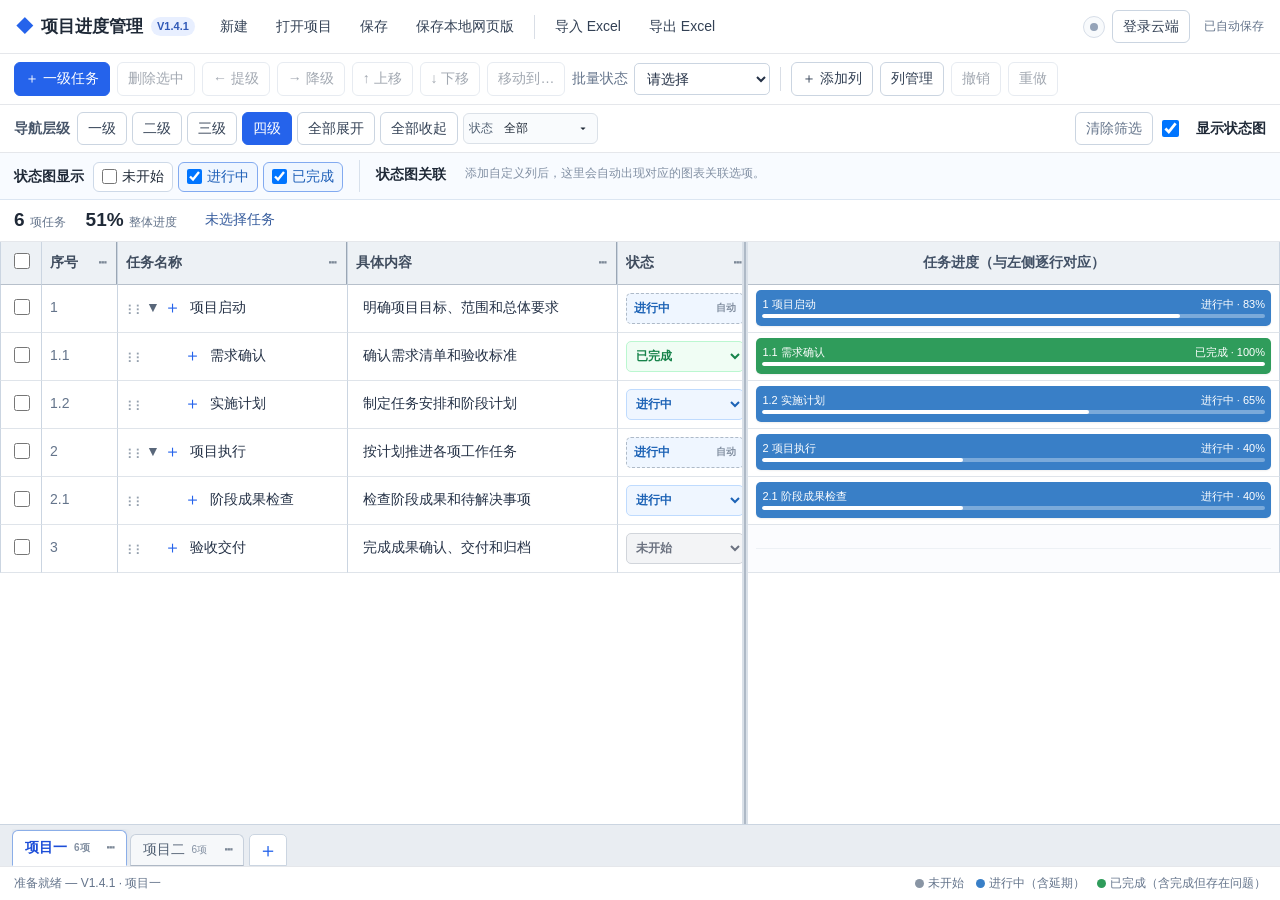
<file: index.html>
<!doctype html>
<html lang="zh-CN">
<head>
  <meta charset="utf-8">
  <meta name="viewport" content="width=device-width,initial-scale=1">
  <title>项目进度管理 V1.4.1</title>
  <link rel="stylesheet" href="css/style.css">
  <link rel="stylesheet" href="css/cloud.css">
  <link rel="stylesheet" href="css/projects.css">
  <link rel="stylesheet" href="css/password-reset.css">
  <link rel="stylesheet" href="css/history.css">
  <link rel="stylesheet" href="css/chart-align.css">
</head>
<body>
  <div id="app" class="app-shell">
    <header class="app-header">
      <div class="brand"><span class="brand-mark">◆</span><span>项目进度管理</span><em>V1.4.1</em></div>
      <nav class="menu-bar" aria-label="文件操作">
        <button id="btnNew">新建</button><button id="btnOpen">打开项目</button><button id="btnSave">保存</button><button id="btnSaveAs" title="选择文件夹，保存可独立打开的完整本地网页">保存本地网页版</button>
        <span class="toolbar-divider"></span>
        <button id="btnImport">导入 Excel</button><button id="btnExport">导出 Excel</button>
      </nav>
      <span class="header-spacer"></span>
      <div class="cloud-toolbar">
        <span id="cloudConnection" class="cloud-connection local"><i></i><span>仅本机</span></span>
        <button id="btnCloudProject" class="cloud-project-button">登录云端</button>
        <button id="btnProjectHistoryHeader" class="quiet hidden" title="查看当前云端项目的历史版本">历史版本</button>
        <span id="cloudUser" class="cloud-user hidden"></span>
        <button id="btnCloudLogout" class="quiet hidden">退出</button>
      </div>
      <span id="saveState" class="save-state">已自动保存</span>
    </header>

    <section class="toolbar" aria-label="任务操作">
      <button id="btnAddRoot" class="primary">＋ 一级任务</button>
      <button id="btnDelete">删除选中</button>
      <button id="btnPromote">← 提级</button>
      <button id="btnDemote">→ 降级</button>
      <button id="btnMoveUp">↑ 上移</button>
      <button id="btnMoveDown">↓ 下移</button>
      <button id="btnMoveTo">移动到…</button>
      <label class="inline-field">批量状态<select id="batchStatus"><option value="">请选择</option></select></label>
      <span class="toolbar-divider"></span>
      <button id="btnAddColumn">＋ 添加列</button><button id="btnManageColumns">列管理</button>
      <button id="btnUndo" title="Ctrl+Z">撤销</button><button id="btnRedo" title="Ctrl+Y">重做</button>
    </section>

    <section class="viewbar">
      <div class="view-group"><span class="view-label">导航层级</span>
        <button class="depth-btn" data-depth="1">一级</button><button class="depth-btn" data-depth="2">二级</button><button class="depth-btn" data-depth="3">三级</button><button class="depth-btn" data-depth="4">四级</button>
        <button id="btnExpandAll">全部展开</button><button id="btnCollapseAll">全部收起</button>
      </div>
      <div id="filterBar" class="filter-bar"></div><button id="btnClearFilters" class="quiet">清除筛选</button>
      <label class="chart-switch"><input id="chartVisible" type="checkbox" checked><span></span>显示状态图</label>
    </section>

    <section id="chartAssociation" class="association-panel">
      <div class="chart-status-filter"><strong>状态图显示</strong><div id="chartStatusFilters" class="chart-status-options"></div><span>默认显示进行中和已完成</span></div>
      <div class="association-divider"></div>
      <div class="association-title"><strong>状态图关联</strong><span>勾选自定义列后选择内容；不同列之间按“且”筛选。</span></div>
      <div id="associationControls" class="association-controls"></div>
    </section>

    <section class="summary-bar">
      <div><strong id="taskCount">0</strong><span>项任务</span></div><div><strong id="overallProgress">0%</strong><span>整体进度</span></div>
      <div id="selectionSummary" class="selection-summary">未选择任务</div><div id="activeFilterSummary" class="active-filter-summary"></div>
    </section>

    <main id="workspace" class="workspace">
      <section id="tablePanel" class="table-panel"><div id="tableScroll" class="table-scroll"><table id="taskTable"><colgroup id="tableCols"></colgroup><thead><tr id="tableHead"></tr></thead><tbody id="taskBody"></tbody></table></div><div id="columnGuide" class="column-guide"><span id="columnGuideText"></span></div></section>
      <div id="panelResize" class="panel-resize" title="拖动调整表格与状态图宽度"></div>
      <section id="chartPanel" class="chart-panel"><div id="chartScroll" class="chart-scroll"><table class="status-chart"><thead><tr><th>任务进度（与左侧逐行对应）</th></tr></thead><tbody id="chartBody"></tbody></table></div></section>
    </main>

    <section class="project-tabs-bar" aria-label="项目类别工作表">
      <div id="projectTabs" class="project-tabs"></div>
      <button id="btnAddProjectCategory" class="project-add-tab" title="新增空白项目">＋</button>
      <span class="project-tabs-hint">所有标签共用相同列结构，任务内容互相独立</span>
    </section>

    <footer class="statusbar"><span id="statusMessage">准备就绪</span><span class="footer-spacer"></span><span class="legend"><i class="dot notstarted"></i>未开始<i class="dot doing"></i>进行中（含延期）<i class="dot done"></i>已完成（含完成但存在问题）</span></footer>
  </div>

  <input id="excelInput" type="file" accept=".xlsx,.xls" hidden>

  <div id="columnModal" class="modal" aria-hidden="true"><div class="modal-card small-card"><header><h2 id="columnModalTitle">添加自定义列</h2><button class="modal-close" data-close="columnModal">×</button></header><div class="modal-body form-grid"><label>列名称<input id="columnName" maxlength="30" placeholder="例如：负责人"></label><label>列类型<select id="columnType"><option value="text">文本</option><option value="number">数字</option><option value="select">下拉菜单</option><option value="checkbox">复选框</option></select></label><label id="columnOptionsWrap" class="full-row">下拉选项（每行一个）<textarea id="columnOptions" rows="6" placeholder="A&#10;B&#10;C"></textarea></label></div><footer><button data-close="columnModal">取消</button><button id="btnSaveColumn" class="primary">保存</button></footer></div></div>

  <div id="manageColumnsModal" class="modal" aria-hidden="true"><div class="modal-card wide-card"><header><h2>列管理</h2><button class="modal-close" data-close="manageColumnsModal">×</button></header><div class="modal-body"><p class="modal-help">双击表头也可以改名。系统列可以改显示名称，但不能删除。</p><div id="columnManagerList" class="column-manager-list"></div></div><footer><button data-close="manageColumnsModal" class="primary">完成</button></footer></div></div>

  <div id="moveModal" class="modal" aria-hidden="true"><div class="modal-card small-card"><header><h2>移动选中任务</h2><button class="modal-close" data-close="moveModal">×</button></header><div class="modal-body form-grid"><label class="full-row">移动到<select id="moveTarget"></select></label><p class="modal-help full-row">选择“一级任务区”会把任务提到一级；选择某项任务会成为它的子任务。</p></div><footer><button data-close="moveModal">取消</button><button id="btnConfirmMove" class="primary">移动</button></footer></div></div>

  <div id="importModal" class="modal" aria-hidden="true"><div class="modal-card wide-card"><header><h2>Excel 导入预览</h2><button class="modal-close" data-close="importModal">×</button></header><div class="modal-body"><div id="importSummary" class="import-summary"></div><div id="importPreview" class="import-preview"></div></div><footer><button data-close="importModal">取消</button><button id="btnConfirmImport" class="primary">确认导入</button></footer></div></div>

  <div id="renameModal" class="modal" aria-hidden="true"><div class="modal-card small-card"><header><h2>修改列名称</h2><button class="modal-close" data-close="renameModal">×</button></header><div class="modal-body form-grid"><label class="full-row">新名称<input id="renameColumnName" maxlength="30"></label></div><footer><button data-close="renameModal">取消</button><button id="btnConfirmRename" class="primary">确认修改</button></footer></div></div>

  <div id="parentStatusModal" class="modal" aria-hidden="true"><div class="modal-card small-card"><header><h2>批量修改父任务状态</h2><button class="modal-close" data-close="parentStatusModal">×</button></header><div class="modal-body form-grid"><p id="parentStatusHelp" class="modal-help full-row"></p><label class="full-row">应用状态<select id="parentStatusSelect"></select></label></div><footer><button data-close="parentStatusModal">取消</button><button id="btnConfirmParentStatus" class="primary">应用到全部后代</button></footer></div></div>

  <div id="projectCategoryModal" class="modal" aria-hidden="true"><div class="modal-card small-card"><header><h2>新增项目</h2><button class="modal-close" data-close="projectCategoryModal">×</button></header><div class="modal-body form-grid"><label class="full-row">项目名称<input id="projectCategoryName" maxlength="40" placeholder="例如：项目三"></label><p class="modal-help full-row">新项目为空白内容，并自动使用当前工作簿统一的列结构。</p></div><footer><button data-close="projectCategoryModal">取消</button><button id="btnConfirmProjectCategory" class="primary">创建并切换</button></footer></div></div>

  <div id="projectRenameModal" class="modal" aria-hidden="true"><div class="modal-card small-card"><header><h2>修改项目名称</h2><button class="modal-close" data-close="projectRenameModal">×</button></header><div class="modal-body form-grid"><label class="full-row">新名称<input id="projectRenameName" maxlength="40"></label></div><footer><button data-close="projectRenameModal">取消</button><button id="btnConfirmProjectRename" class="primary">确认修改</button></footer></div></div>

  <div id="projectTabMenu" class="project-tab-popover" aria-hidden="true"><strong id="projectMenuTitle"></strong><button id="projectMenuRename">修改名称</button><button id="projectMenuDuplicate">复制项目</button><div class="project-menu-row"><button id="projectMenuLeft">← 左移</button><button id="projectMenuRight">右移 →</button></div><button id="projectMenuDelete" class="danger-text">删除项目</button></div>

  <div id="cloudModal" class="modal" aria-hidden="true"><div class="modal-card cloud-card"><header><div><h2>云端协作</h2><p class="cloud-modal-subtitle">每个人使用自己的账号，通过项目共享码加入同一项目。</p></div><button class="modal-close" data-close="cloudModal">×</button></header>
    <div class="modal-body">
      <section id="cloudAuthView" class="cloud-view">
        <div class="cloud-notice">当前仍会自动保存在本机。登录后，选中的项目才会同步到 Supabase。</div>
        <div class="cloud-auth-grid"><label>邮箱<input id="cloudEmail" type="email" autocomplete="username" placeholder="name@example.com"></label><label>密码<input id="cloudPassword" type="password" autocomplete="current-password" minlength="6" placeholder="至少 6 位"></label></div>
        <div class="cloud-actions"><button id="btnCloudRegister">注册账号</button><button id="btnCloudLogin" class="primary">登录</button></div>
        <div class="cloud-link-row"><button id="btnCloudForgotPassword" class="cloud-link-button" type="button">忘记密码？</button></div>
        <p class="cloud-help">首次注册后如未自动登录，请到邮箱点击 Supabase 发来的确认链接，再返回这里登录。</p>
      </section>
      <section id="cloudPasswordResetView" class="cloud-view hidden">
        <div class="cloud-notice">输入注册时使用的邮箱。若账号存在，系统会自动发送一封恢复邮件；您无需联系项目管理员，也无需提供旧密码。</div>
        <div class="cloud-auth-grid"><label>注册邮箱<input id="cloudPasswordResetEmail" type="email" autocomplete="email" placeholder="name@example.com"></label></div>
        <div class="cloud-actions"><button id="btnCloudBackToLogin" type="button">返回登录</button><button id="btnCloudSendPasswordReset" class="primary" type="button">发送恢复邮件</button></div>
        <p class="cloud-help">请打开邮件中的“恢复密码”链接。链接会回到本网页，由您自行设置新密码。</p>
      </section>
      <section id="cloudNewPasswordView" class="cloud-view hidden">
        <div class="cloud-notice">邮箱验证已通过。请设置新密码；项目管理员不会收到、查看或保存您的密码。</div>
        <div class="cloud-auth-grid"><label>新密码<input id="cloudNewPassword" type="password" autocomplete="new-password" minlength="6" placeholder="至少 6 位"></label><label>确认新密码<input id="cloudNewPasswordConfirm" type="password" autocomplete="new-password" minlength="6" placeholder="再次输入新密码"></label></div>
        <div class="cloud-actions"><button id="btnCloudUpdatePassword" class="primary" type="button">保存新密码</button></div>
        <p class="cloud-help">保存后新密码立即生效，您可以继续使用云端协作功能。</p>
      </section>
      <section id="cloudProjectsView" class="cloud-view hidden">
        <div class="cloud-account-row"><div><span>当前账号</span><strong id="cloudAccountEmail"></strong></div><div class="cloud-account-actions"><button id="btnLoginHistory">登录历史</button><button id="btnRefreshProjects">刷新项目</button></div></div>
        <div id="cloudCurrentProject" class="cloud-current hidden"><div><span>当前协作项目</span><strong id="cloudCurrentProjectName"></strong></div><div class="share-code"><span>共享码</span><code id="cloudShareCode"></code><button id="btnCopyShareCode">复制</button></div><small>把共享码发给成员即可；不要共享你的密码。</small></div>
        <label class="cloud-project-select">切换项目<select id="cloudProjectSelect"><option value="">请选择项目</option></select></label>
        <div class="cloud-project-grid">
          <div><h3>创建新项目</h3><label>项目名称<input id="cloudNewProjectName" maxlength="60" placeholder="例如：XX 环评项目"></label><button id="btnCreateCloudProject" class="primary">用当前页面内容创建</button></div>
          <div><h3>加入已有项目</h3><label>项目共享码<input id="cloudJoinCode" maxlength="20" placeholder="输入成员发来的共享码"></label><button id="btnJoinCloudProject">加入并载入</button></div>
        </div>
        <div id="cloudActivity" class="cloud-activity">尚未选择云端项目。</div>
      </section>
    </div>
  </div></div>

  <div id="projectHistoryModal" class="modal" aria-hidden="true"><div class="modal-card history-card"><header><div><h2>项目历史版本</h2><p id="projectHistorySubtitle" class="cloud-modal-subtitle">按保存时间查看，并可恢复到任意历史版本。</p></div><button class="modal-close" data-close="projectHistoryModal">×</button></header><div class="modal-body"><div class="history-notice">每次云端保存都会形成一个版本。恢复历史不会删除当前版本，恢复前的内容仍可再次找回。</div><div id="projectHistoryList" class="history-list"><div class="history-empty">正在读取历史版本…</div></div></div><footer><button id="btnRefreshProjectHistory">刷新</button><button data-close="projectHistoryModal" class="primary">完成</button></footer></div></div>

  <div id="loginHistoryModal" class="modal" aria-hidden="true"><div class="modal-card history-card login-history-card"><header><div><h2>我的登录历史</h2><p class="cloud-modal-subtitle">仅显示当前账号自己的记录。</p></div><button class="modal-close" data-close="loginHistoryModal">×</button></header><div class="modal-body"><div class="history-notice">区域根据登录设备的时区判断，仅用于简单核对，不代表精确定位。</div><div id="loginHistoryList" class="history-list"><div class="history-empty">正在读取登录记录…</div></div></div><footer><button id="btnRefreshLoginHistory">刷新</button><button data-close="loginHistoryModal" class="primary">完成</button></footer></div></div>

  <div id="toastRegion" class="toast-region" aria-live="polite"></div><div id="dragHint" class="drag-hint"></div>
  <script src="libs/xlsx.full.min.js"></script><script src="libs/exceljs.min.js"></script>
  <script src="libs/supabase.min.js"></script>
  <script src="js/app.js"></script><script src="js/cloud-config.js"></script><script src="js/cloud.js"></script>
</body>
</html>
</file>
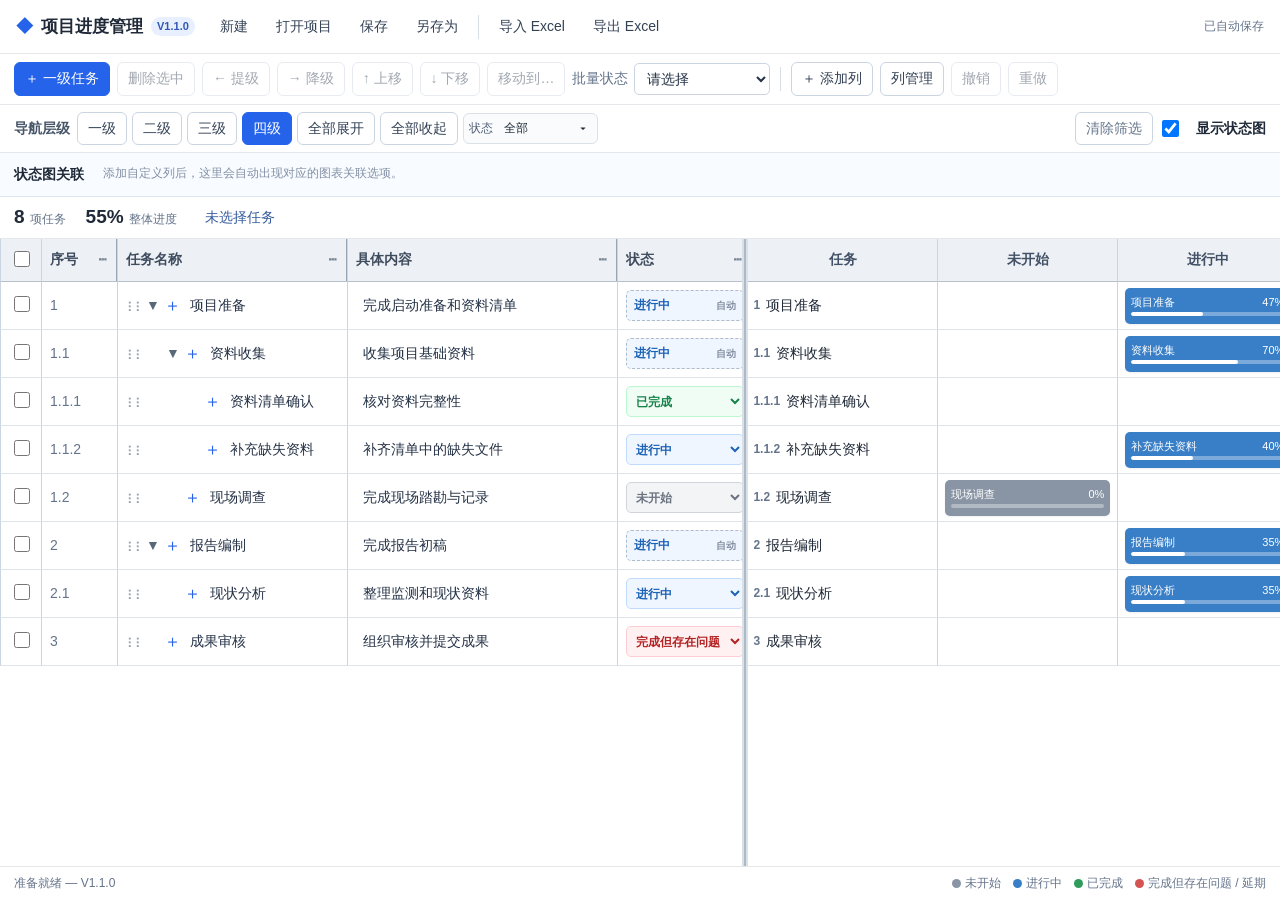
<file: versions/v1.1.0/index.html>
<!doctype html>
<html lang="zh-CN">
<head>
  <meta charset="utf-8">
  <meta name="viewport" content="width=device-width,initial-scale=1">
  <title>项目进度管理 V1.1.0</title>
  <link rel="stylesheet" href="style.css">
</head>
<body>
  <div id="app" class="app-shell">
    <header class="app-header">
      <div class="brand"><span class="brand-mark">◆</span><span>项目进度管理</span><em>V1.1.0</em></div>
      <nav class="menu-bar" aria-label="文件操作">
        <button id="btnNew">新建</button><button id="btnOpen">打开项目</button><button id="btnSave">保存</button><button id="btnSaveAs">另存为</button>
        <span class="toolbar-divider"></span>
        <button id="btnImport">导入 Excel</button><button id="btnExport">导出 Excel</button>
      </nav>
      <span class="header-spacer"></span>
      <span id="saveState" class="save-state">已自动保存</span>
    </header>

    <section class="toolbar" aria-label="任务操作">
      <button id="btnAddRoot" class="primary">＋ 一级任务</button>
      <button id="btnDelete">删除选中</button>
      <button id="btnPromote">← 提级</button>
      <button id="btnDemote">→ 降级</button>
      <button id="btnMoveUp">↑ 上移</button>
      <button id="btnMoveDown">↓ 下移</button>
      <button id="btnMoveTo">移动到…</button>
      <label class="inline-field">批量状态<select id="batchStatus"><option value="">请选择</option></select></label>
      <span class="toolbar-divider"></span>
      <button id="btnAddColumn">＋ 添加列</button><button id="btnManageColumns">列管理</button>
      <button id="btnUndo" title="Ctrl+Z">撤销</button><button id="btnRedo" title="Ctrl+Y">重做</button>
    </section>

    <section class="viewbar">
      <div class="view-group"><span class="view-label">导航层级</span>
        <button class="depth-btn" data-depth="1">一级</button><button class="depth-btn" data-depth="2">二级</button><button class="depth-btn" data-depth="3">三级</button><button class="depth-btn" data-depth="4">四级</button>
        <button id="btnExpandAll">全部展开</button><button id="btnCollapseAll">全部收起</button>
      </div>
      <div id="filterBar" class="filter-bar"></div><button id="btnClearFilters" class="quiet">清除筛选</button>
      <label class="chart-switch"><input id="chartVisible" type="checkbox" checked><span></span>显示状态图</label>
    </section>

    <section id="chartAssociation" class="association-panel">
      <div class="association-title"><strong>状态图关联</strong><span>勾选自定义列后选择内容；不同列之间按“且”筛选。</span></div>
      <div id="associationControls" class="association-controls"></div>
    </section>

    <section class="summary-bar">
      <div><strong id="taskCount">0</strong><span>项任务</span></div><div><strong id="overallProgress">0%</strong><span>整体进度</span></div>
      <div id="selectionSummary" class="selection-summary">未选择任务</div><div id="activeFilterSummary" class="active-filter-summary"></div>
    </section>

    <main id="workspace" class="workspace">
      <section id="tablePanel" class="table-panel"><div id="tableScroll" class="table-scroll"><table id="taskTable"><colgroup id="tableCols"></colgroup><thead><tr id="tableHead"></tr></thead><tbody id="taskBody"></tbody></table></div><div id="columnGuide" class="column-guide"><span id="columnGuideText"></span></div></section>
      <div id="panelResize" class="panel-resize" title="拖动调整表格与状态图宽度"></div>
      <section id="chartPanel" class="chart-panel"><div id="chartScroll" class="chart-scroll"><table class="status-chart"><thead><tr><th class="chart-task-col">任务</th><th>未开始</th><th>进行中</th><th>已完成</th><th>完成但存在问题</th></tr></thead><tbody id="chartBody"></tbody></table></div></section>
    </main>

    <footer class="statusbar"><span id="statusMessage">准备就绪</span><span class="footer-spacer"></span><span class="legend"><i class="dot notstarted"></i>未开始<i class="dot doing"></i>进行中<i class="dot done"></i>已完成<i class="dot issue"></i>完成但存在问题 / 延期</span></footer>
  </div>

  <input id="excelInput" type="file" accept=".xlsx,.xls" hidden>

  <div id="columnModal" class="modal" aria-hidden="true"><div class="modal-card small-card"><header><h2 id="columnModalTitle">添加自定义列</h2><button class="modal-close" data-close="columnModal">×</button></header><div class="modal-body form-grid"><label>列名称<input id="columnName" maxlength="30" placeholder="例如：负责人"></label><label>列类型<select id="columnType"><option value="text">文本</option><option value="number">数字</option><option value="select">下拉菜单</option><option value="checkbox">复选框</option></select></label><label id="columnOptionsWrap" class="full-row">下拉选项（每行一个）<textarea id="columnOptions" rows="6" placeholder="A&#10;B&#10;C"></textarea></label></div><footer><button data-close="columnModal">取消</button><button id="btnSaveColumn" class="primary">保存</button></footer></div></div>

  <div id="manageColumnsModal" class="modal" aria-hidden="true"><div class="modal-card wide-card"><header><h2>列管理</h2><button class="modal-close" data-close="manageColumnsModal">×</button></header><div class="modal-body"><p class="modal-help">双击表头也可以改名。系统列可以改显示名称，但不能删除。</p><div id="columnManagerList" class="column-manager-list"></div></div><footer><button data-close="manageColumnsModal" class="primary">完成</button></footer></div></div>

  <div id="moveModal" class="modal" aria-hidden="true"><div class="modal-card small-card"><header><h2>移动选中任务</h2><button class="modal-close" data-close="moveModal">×</button></header><div class="modal-body form-grid"><label class="full-row">移动到<select id="moveTarget"></select></label><p class="modal-help full-row">选择“一级任务区”会把任务提到一级；选择某项任务会成为它的子任务。</p></div><footer><button data-close="moveModal">取消</button><button id="btnConfirmMove" class="primary">移动</button></footer></div></div>

  <div id="importModal" class="modal" aria-hidden="true"><div class="modal-card wide-card"><header><h2>Excel 导入预览</h2><button class="modal-close" data-close="importModal">×</button></header><div class="modal-body"><div id="importSummary" class="import-summary"></div><div id="importPreview" class="import-preview"></div></div><footer><button data-close="importModal">取消</button><button id="btnConfirmImport" class="primary">确认导入</button></footer></div></div>

  <div id="renameModal" class="modal" aria-hidden="true"><div class="modal-card small-card"><header><h2>修改列名称</h2><button class="modal-close" data-close="renameModal">×</button></header><div class="modal-body form-grid"><label class="full-row">新名称<input id="renameColumnName" maxlength="30"></label></div><footer><button data-close="renameModal">取消</button><button id="btnConfirmRename" class="primary">确认修改</button></footer></div></div>

  <div id="parentStatusModal" class="modal" aria-hidden="true"><div class="modal-card small-card"><header><h2>批量修改父任务状态</h2><button class="modal-close" data-close="parentStatusModal">×</button></header><div class="modal-body form-grid"><p id="parentStatusHelp" class="modal-help full-row"></p><label class="full-row">应用状态<select id="parentStatusSelect"></select></label></div><footer><button data-close="parentStatusModal">取消</button><button id="btnConfirmParentStatus" class="primary">应用到全部后代</button></footer></div></div>

  <div id="toastRegion" class="toast-region" aria-live="polite"></div><div id="dragHint" class="drag-hint"></div>
  <script src="xlsx.full.min.js"></script><script src="exceljs.min.js"></script><script src="app.js"></script>
</body>
</html>
</file>
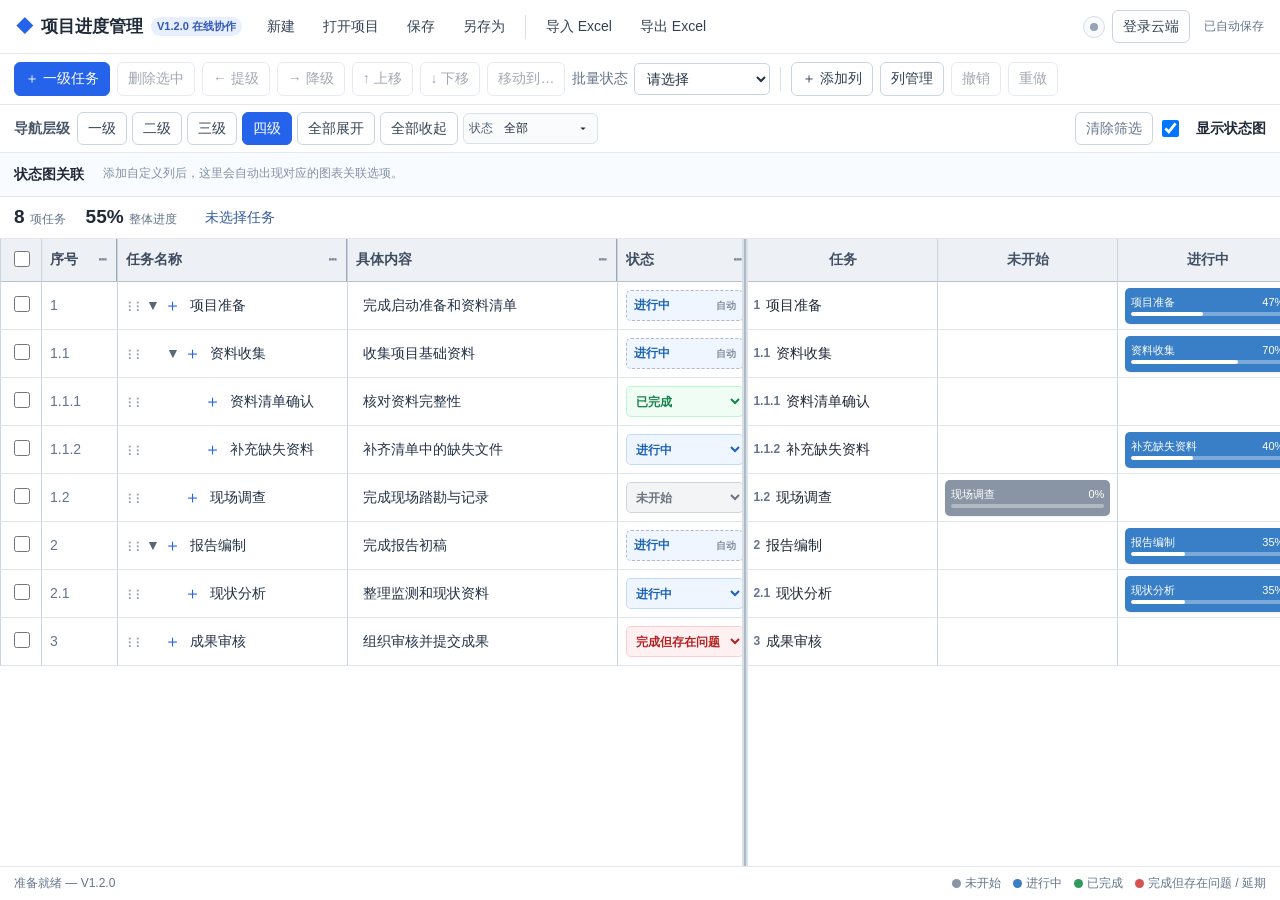
<file: versions/v1.2.0/index.html>
<!doctype html>
<html lang="zh-CN">
<head>
  <meta charset="utf-8">
  <meta name="viewport" content="width=device-width,initial-scale=1">
  <title>项目进度管理 V1.2.0 在线协作版</title>
  <link rel="stylesheet" href="css/style.css">
  <link rel="stylesheet" href="css/cloud.css">
</head>
<body>
  <div id="app" class="app-shell">
    <header class="app-header">
      <div class="brand"><span class="brand-mark">◆</span><span>项目进度管理</span><em>V1.2.0 在线协作</em></div>
      <nav class="menu-bar" aria-label="文件操作">
        <button id="btnNew">新建</button><button id="btnOpen">打开项目</button><button id="btnSave">保存</button><button id="btnSaveAs">另存为</button>
        <span class="toolbar-divider"></span>
        <button id="btnImport">导入 Excel</button><button id="btnExport">导出 Excel</button>
      </nav>
      <span class="header-spacer"></span>
      <div class="cloud-toolbar">
        <span id="cloudConnection" class="cloud-connection local"><i></i><span>仅本机</span></span>
        <button id="btnCloudProject" class="cloud-project-button">登录云端</button>
        <span id="cloudUser" class="cloud-user hidden"></span>
        <button id="btnCloudLogout" class="quiet hidden">退出</button>
      </div>
      <span id="saveState" class="save-state">已自动保存</span>
    </header>

    <section class="toolbar" aria-label="任务操作">
      <button id="btnAddRoot" class="primary">＋ 一级任务</button>
      <button id="btnDelete">删除选中</button>
      <button id="btnPromote">← 提级</button>
      <button id="btnDemote">→ 降级</button>
      <button id="btnMoveUp">↑ 上移</button>
      <button id="btnMoveDown">↓ 下移</button>
      <button id="btnMoveTo">移动到…</button>
      <label class="inline-field">批量状态<select id="batchStatus"><option value="">请选择</option></select></label>
      <span class="toolbar-divider"></span>
      <button id="btnAddColumn">＋ 添加列</button><button id="btnManageColumns">列管理</button>
      <button id="btnUndo" title="Ctrl+Z">撤销</button><button id="btnRedo" title="Ctrl+Y">重做</button>
    </section>

    <section class="viewbar">
      <div class="view-group"><span class="view-label">导航层级</span>
        <button class="depth-btn" data-depth="1">一级</button><button class="depth-btn" data-depth="2">二级</button><button class="depth-btn" data-depth="3">三级</button><button class="depth-btn" data-depth="4">四级</button>
        <button id="btnExpandAll">全部展开</button><button id="btnCollapseAll">全部收起</button>
      </div>
      <div id="filterBar" class="filter-bar"></div><button id="btnClearFilters" class="quiet">清除筛选</button>
      <label class="chart-switch"><input id="chartVisible" type="checkbox" checked><span></span>显示状态图</label>
    </section>

    <section id="chartAssociation" class="association-panel">
      <div class="association-title"><strong>状态图关联</strong><span>勾选自定义列后选择内容；不同列之间按“且”筛选。</span></div>
      <div id="associationControls" class="association-controls"></div>
    </section>

    <section class="summary-bar">
      <div><strong id="taskCount">0</strong><span>项任务</span></div><div><strong id="overallProgress">0%</strong><span>整体进度</span></div>
      <div id="selectionSummary" class="selection-summary">未选择任务</div><div id="activeFilterSummary" class="active-filter-summary"></div>
    </section>

    <main id="workspace" class="workspace">
      <section id="tablePanel" class="table-panel"><div id="tableScroll" class="table-scroll"><table id="taskTable"><colgroup id="tableCols"></colgroup><thead><tr id="tableHead"></tr></thead><tbody id="taskBody"></tbody></table></div><div id="columnGuide" class="column-guide"><span id="columnGuideText"></span></div></section>
      <div id="panelResize" class="panel-resize" title="拖动调整表格与状态图宽度"></div>
      <section id="chartPanel" class="chart-panel"><div id="chartScroll" class="chart-scroll"><table class="status-chart"><thead><tr><th class="chart-task-col">任务</th><th>未开始</th><th>进行中</th><th>已完成</th><th>完成但存在问题</th></tr></thead><tbody id="chartBody"></tbody></table></div></section>
    </main>

    <footer class="statusbar"><span id="statusMessage">准备就绪</span><span class="footer-spacer"></span><span class="legend"><i class="dot notstarted"></i>未开始<i class="dot doing"></i>进行中<i class="dot done"></i>已完成<i class="dot issue"></i>完成但存在问题 / 延期</span></footer>
  </div>

  <input id="excelInput" type="file" accept=".xlsx,.xls" hidden>

  <div id="columnModal" class="modal" aria-hidden="true"><div class="modal-card small-card"><header><h2 id="columnModalTitle">添加自定义列</h2><button class="modal-close" data-close="columnModal">×</button></header><div class="modal-body form-grid"><label>列名称<input id="columnName" maxlength="30" placeholder="例如：负责人"></label><label>列类型<select id="columnType"><option value="text">文本</option><option value="number">数字</option><option value="select">下拉菜单</option><option value="checkbox">复选框</option></select></label><label id="columnOptionsWrap" class="full-row">下拉选项（每行一个）<textarea id="columnOptions" rows="6" placeholder="A&#10;B&#10;C"></textarea></label></div><footer><button data-close="columnModal">取消</button><button id="btnSaveColumn" class="primary">保存</button></footer></div></div>

  <div id="manageColumnsModal" class="modal" aria-hidden="true"><div class="modal-card wide-card"><header><h2>列管理</h2><button class="modal-close" data-close="manageColumnsModal">×</button></header><div class="modal-body"><p class="modal-help">双击表头也可以改名。系统列可以改显示名称，但不能删除。</p><div id="columnManagerList" class="column-manager-list"></div></div><footer><button data-close="manageColumnsModal" class="primary">完成</button></footer></div></div>

  <div id="moveModal" class="modal" aria-hidden="true"><div class="modal-card small-card"><header><h2>移动选中任务</h2><button class="modal-close" data-close="moveModal">×</button></header><div class="modal-body form-grid"><label class="full-row">移动到<select id="moveTarget"></select></label><p class="modal-help full-row">选择“一级任务区”会把任务提到一级；选择某项任务会成为它的子任务。</p></div><footer><button data-close="moveModal">取消</button><button id="btnConfirmMove" class="primary">移动</button></footer></div></div>

  <div id="importModal" class="modal" aria-hidden="true"><div class="modal-card wide-card"><header><h2>Excel 导入预览</h2><button class="modal-close" data-close="importModal">×</button></header><div class="modal-body"><div id="importSummary" class="import-summary"></div><div id="importPreview" class="import-preview"></div></div><footer><button data-close="importModal">取消</button><button id="btnConfirmImport" class="primary">确认导入</button></footer></div></div>

  <div id="renameModal" class="modal" aria-hidden="true"><div class="modal-card small-card"><header><h2>修改列名称</h2><button class="modal-close" data-close="renameModal">×</button></header><div class="modal-body form-grid"><label class="full-row">新名称<input id="renameColumnName" maxlength="30"></label></div><footer><button data-close="renameModal">取消</button><button id="btnConfirmRename" class="primary">确认修改</button></footer></div></div>

  <div id="parentStatusModal" class="modal" aria-hidden="true"><div class="modal-card small-card"><header><h2>批量修改父任务状态</h2><button class="modal-close" data-close="parentStatusModal">×</button></header><div class="modal-body form-grid"><p id="parentStatusHelp" class="modal-help full-row"></p><label class="full-row">应用状态<select id="parentStatusSelect"></select></label></div><footer><button data-close="parentStatusModal">取消</button><button id="btnConfirmParentStatus" class="primary">应用到全部后代</button></footer></div></div>

  <div id="cloudModal" class="modal" aria-hidden="true"><div class="modal-card cloud-card"><header><div><h2>云端协作</h2><p class="cloud-modal-subtitle">每个人使用自己的账号，通过项目共享码加入同一项目。</p></div><button class="modal-close" data-close="cloudModal">×</button></header>
    <div class="modal-body">
      <section id="cloudAuthView" class="cloud-view">
        <div class="cloud-notice">当前仍会自动保存在本机。登录后，选中的项目才会同步到 Supabase。</div>
        <div class="cloud-auth-grid"><label>邮箱<input id="cloudEmail" type="email" autocomplete="username" placeholder="name@example.com"></label><label>密码<input id="cloudPassword" type="password" autocomplete="current-password" minlength="6" placeholder="至少 6 位"></label></div>
        <div class="cloud-actions"><button id="btnCloudRegister">注册账号</button><button id="btnCloudLogin" class="primary">登录</button></div>
        <p class="cloud-help">首次注册后如未自动登录，请到邮箱点击 Supabase 发来的确认链接，再返回这里登录。</p>
      </section>
      <section id="cloudProjectsView" class="cloud-view hidden">
        <div class="cloud-account-row"><div><span>当前账号</span><strong id="cloudAccountEmail"></strong></div><button id="btnRefreshProjects">刷新项目</button></div>
        <div id="cloudCurrentProject" class="cloud-current hidden"><div><span>当前协作项目</span><strong id="cloudCurrentProjectName"></strong></div><div class="share-code"><span>共享码</span><code id="cloudShareCode"></code><button id="btnCopyShareCode">复制</button></div><small>把共享码发给成员即可；不要共享你的密码。</small></div>
        <label class="cloud-project-select">切换项目<select id="cloudProjectSelect"><option value="">请选择项目</option></select></label>
        <div class="cloud-project-grid">
          <div><h3>创建新项目</h3><label>项目名称<input id="cloudNewProjectName" maxlength="60" placeholder="例如：XX 环评项目"></label><button id="btnCreateCloudProject" class="primary">用当前页面内容创建</button></div>
          <div><h3>加入已有项目</h3><label>项目共享码<input id="cloudJoinCode" maxlength="20" placeholder="输入成员发来的共享码"></label><button id="btnJoinCloudProject">加入并载入</button></div>
        </div>
        <div id="cloudActivity" class="cloud-activity">尚未选择云端项目。</div>
      </section>
    </div>
  </div>

  <div id="toastRegion" class="toast-region" aria-live="polite"></div><div id="dragHint" class="drag-hint"></div>
  <script src="libs/xlsx.full.min.js"></script><script src="libs/exceljs.min.js"></script>
  <script src="libs/supabase.min.js"></script>
  <script src="js/app.js"></script><script src="js/cloud-config.js"></script><script src="js/cloud.js"></script>
</body>
</html>
</file>
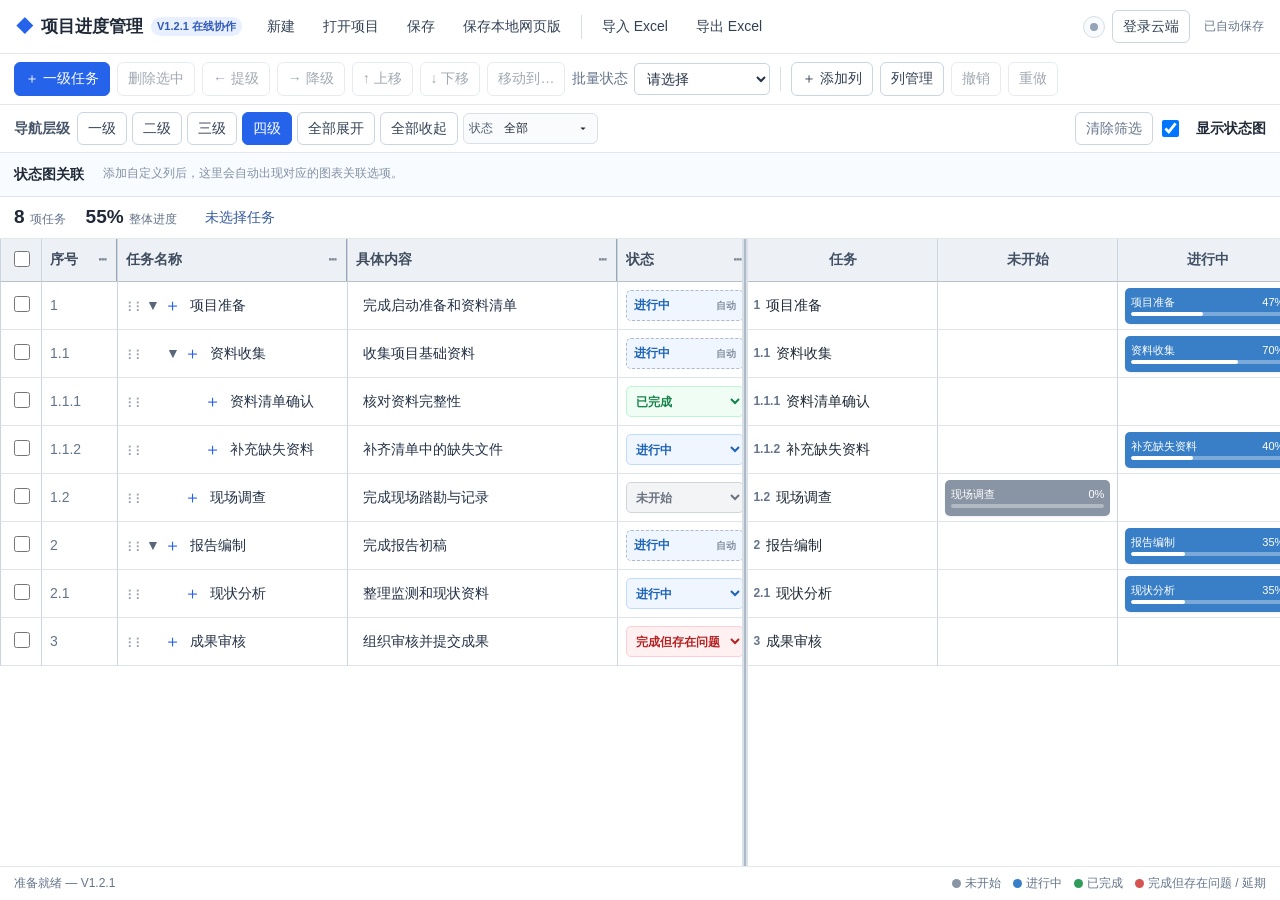
<file: versions/v1.2.1/index.html>
<!doctype html>
<html lang="zh-CN">
<head>
  <meta charset="utf-8">
  <meta name="viewport" content="width=device-width,initial-scale=1">
  <title>项目进度管理 V1.2.1 在线协作版</title>
  <link rel="stylesheet" href="css/style.css">
  <link rel="stylesheet" href="css/cloud.css">
</head>
<body>
  <div id="app" class="app-shell">
    <header class="app-header">
      <div class="brand"><span class="brand-mark">◆</span><span>项目进度管理</span><em>V1.2.1 在线协作</em></div>
      <nav class="menu-bar" aria-label="文件操作">
        <button id="btnNew">新建</button><button id="btnOpen">打开项目</button><button id="btnSave">保存</button><button id="btnSaveAs" title="选择文件夹，保存可独立打开的完整本地网页">保存本地网页版</button>
        <span class="toolbar-divider"></span>
        <button id="btnImport">导入 Excel</button><button id="btnExport">导出 Excel</button>
      </nav>
      <span class="header-spacer"></span>
      <div class="cloud-toolbar">
        <span id="cloudConnection" class="cloud-connection local"><i></i><span>仅本机</span></span>
        <button id="btnCloudProject" class="cloud-project-button">登录云端</button>
        <span id="cloudUser" class="cloud-user hidden"></span>
        <button id="btnCloudLogout" class="quiet hidden">退出</button>
      </div>
      <span id="saveState" class="save-state">已自动保存</span>
    </header>

    <section class="toolbar" aria-label="任务操作">
      <button id="btnAddRoot" class="primary">＋ 一级任务</button>
      <button id="btnDelete">删除选中</button>
      <button id="btnPromote">← 提级</button>
      <button id="btnDemote">→ 降级</button>
      <button id="btnMoveUp">↑ 上移</button>
      <button id="btnMoveDown">↓ 下移</button>
      <button id="btnMoveTo">移动到…</button>
      <label class="inline-field">批量状态<select id="batchStatus"><option value="">请选择</option></select></label>
      <span class="toolbar-divider"></span>
      <button id="btnAddColumn">＋ 添加列</button><button id="btnManageColumns">列管理</button>
      <button id="btnUndo" title="Ctrl+Z">撤销</button><button id="btnRedo" title="Ctrl+Y">重做</button>
    </section>

    <section class="viewbar">
      <div class="view-group"><span class="view-label">导航层级</span>
        <button class="depth-btn" data-depth="1">一级</button><button class="depth-btn" data-depth="2">二级</button><button class="depth-btn" data-depth="3">三级</button><button class="depth-btn" data-depth="4">四级</button>
        <button id="btnExpandAll">全部展开</button><button id="btnCollapseAll">全部收起</button>
      </div>
      <div id="filterBar" class="filter-bar"></div><button id="btnClearFilters" class="quiet">清除筛选</button>
      <label class="chart-switch"><input id="chartVisible" type="checkbox" checked><span></span>显示状态图</label>
    </section>

    <section id="chartAssociation" class="association-panel">
      <div class="association-title"><strong>状态图关联</strong><span>勾选自定义列后选择内容；不同列之间按“且”筛选。</span></div>
      <div id="associationControls" class="association-controls"></div>
    </section>

    <section class="summary-bar">
      <div><strong id="taskCount">0</strong><span>项任务</span></div><div><strong id="overallProgress">0%</strong><span>整体进度</span></div>
      <div id="selectionSummary" class="selection-summary">未选择任务</div><div id="activeFilterSummary" class="active-filter-summary"></div>
    </section>

    <main id="workspace" class="workspace">
      <section id="tablePanel" class="table-panel"><div id="tableScroll" class="table-scroll"><table id="taskTable"><colgroup id="tableCols"></colgroup><thead><tr id="tableHead"></tr></thead><tbody id="taskBody"></tbody></table></div><div id="columnGuide" class="column-guide"><span id="columnGuideText"></span></div></section>
      <div id="panelResize" class="panel-resize" title="拖动调整表格与状态图宽度"></div>
      <section id="chartPanel" class="chart-panel"><div id="chartScroll" class="chart-scroll"><table class="status-chart"><thead><tr><th class="chart-task-col">任务</th><th>未开始</th><th>进行中</th><th>已完成</th><th>完成但存在问题</th></tr></thead><tbody id="chartBody"></tbody></table></div></section>
    </main>

    <footer class="statusbar"><span id="statusMessage">准备就绪</span><span class="footer-spacer"></span><span class="legend"><i class="dot notstarted"></i>未开始<i class="dot doing"></i>进行中<i class="dot done"></i>已完成<i class="dot issue"></i>完成但存在问题 / 延期</span></footer>
  </div>

  <input id="excelInput" type="file" accept=".xlsx,.xls" hidden>

  <div id="columnModal" class="modal" aria-hidden="true"><div class="modal-card small-card"><header><h2 id="columnModalTitle">添加自定义列</h2><button class="modal-close" data-close="columnModal">×</button></header><div class="modal-body form-grid"><label>列名称<input id="columnName" maxlength="30" placeholder="例如：负责人"></label><label>列类型<select id="columnType"><option value="text">文本</option><option value="number">数字</option><option value="select">下拉菜单</option><option value="checkbox">复选框</option></select></label><label id="columnOptionsWrap" class="full-row">下拉选项（每行一个）<textarea id="columnOptions" rows="6" placeholder="A&#10;B&#10;C"></textarea></label></div><footer><button data-close="columnModal">取消</button><button id="btnSaveColumn" class="primary">保存</button></footer></div></div>

  <div id="manageColumnsModal" class="modal" aria-hidden="true"><div class="modal-card wide-card"><header><h2>列管理</h2><button class="modal-close" data-close="manageColumnsModal">×</button></header><div class="modal-body"><p class="modal-help">双击表头也可以改名。系统列可以改显示名称，但不能删除。</p><div id="columnManagerList" class="column-manager-list"></div></div><footer><button data-close="manageColumnsModal" class="primary">完成</button></footer></div></div>

  <div id="moveModal" class="modal" aria-hidden="true"><div class="modal-card small-card"><header><h2>移动选中任务</h2><button class="modal-close" data-close="moveModal">×</button></header><div class="modal-body form-grid"><label class="full-row">移动到<select id="moveTarget"></select></label><p class="modal-help full-row">选择“一级任务区”会把任务提到一级；选择某项任务会成为它的子任务。</p></div><footer><button data-close="moveModal">取消</button><button id="btnConfirmMove" class="primary">移动</button></footer></div></div>

  <div id="importModal" class="modal" aria-hidden="true"><div class="modal-card wide-card"><header><h2>Excel 导入预览</h2><button class="modal-close" data-close="importModal">×</button></header><div class="modal-body"><div id="importSummary" class="import-summary"></div><div id="importPreview" class="import-preview"></div></div><footer><button data-close="importModal">取消</button><button id="btnConfirmImport" class="primary">确认导入</button></footer></div></div>

  <div id="renameModal" class="modal" aria-hidden="true"><div class="modal-card small-card"><header><h2>修改列名称</h2><button class="modal-close" data-close="renameModal">×</button></header><div class="modal-body form-grid"><label class="full-row">新名称<input id="renameColumnName" maxlength="30"></label></div><footer><button data-close="renameModal">取消</button><button id="btnConfirmRename" class="primary">确认修改</button></footer></div></div>

  <div id="parentStatusModal" class="modal" aria-hidden="true"><div class="modal-card small-card"><header><h2>批量修改父任务状态</h2><button class="modal-close" data-close="parentStatusModal">×</button></header><div class="modal-body form-grid"><p id="parentStatusHelp" class="modal-help full-row"></p><label class="full-row">应用状态<select id="parentStatusSelect"></select></label></div><footer><button data-close="parentStatusModal">取消</button><button id="btnConfirmParentStatus" class="primary">应用到全部后代</button></footer></div></div>

  <div id="cloudModal" class="modal" aria-hidden="true"><div class="modal-card cloud-card"><header><div><h2>云端协作</h2><p class="cloud-modal-subtitle">每个人使用自己的账号，通过项目共享码加入同一项目。</p></div><button class="modal-close" data-close="cloudModal">×</button></header>
    <div class="modal-body">
      <section id="cloudAuthView" class="cloud-view">
        <div class="cloud-notice">当前仍会自动保存在本机。登录后，选中的项目才会同步到 Supabase。</div>
        <div class="cloud-auth-grid"><label>邮箱<input id="cloudEmail" type="email" autocomplete="username" placeholder="name@example.com"></label><label>密码<input id="cloudPassword" type="password" autocomplete="current-password" minlength="6" placeholder="至少 6 位"></label></div>
        <div class="cloud-actions"><button id="btnCloudRegister">注册账号</button><button id="btnCloudLogin" class="primary">登录</button></div>
        <p class="cloud-help">首次注册后如未自动登录，请到邮箱点击 Supabase 发来的确认链接，再返回这里登录。</p>
      </section>
      <section id="cloudProjectsView" class="cloud-view hidden">
        <div class="cloud-account-row"><div><span>当前账号</span><strong id="cloudAccountEmail"></strong></div><button id="btnRefreshProjects">刷新项目</button></div>
        <div id="cloudCurrentProject" class="cloud-current hidden"><div><span>当前协作项目</span><strong id="cloudCurrentProjectName"></strong></div><div class="share-code"><span>共享码</span><code id="cloudShareCode"></code><button id="btnCopyShareCode">复制</button></div><small>把共享码发给成员即可；不要共享你的密码。</small></div>
        <label class="cloud-project-select">切换项目<select id="cloudProjectSelect"><option value="">请选择项目</option></select></label>
        <div class="cloud-project-grid">
          <div><h3>创建新项目</h3><label>项目名称<input id="cloudNewProjectName" maxlength="60" placeholder="例如：XX 环评项目"></label><button id="btnCreateCloudProject" class="primary">用当前页面内容创建</button></div>
          <div><h3>加入已有项目</h3><label>项目共享码<input id="cloudJoinCode" maxlength="20" placeholder="输入成员发来的共享码"></label><button id="btnJoinCloudProject">加入并载入</button></div>
        </div>
        <div id="cloudActivity" class="cloud-activity">尚未选择云端项目。</div>
      </section>
    </div>
  </div>

  <div id="toastRegion" class="toast-region" aria-live="polite"></div><div id="dragHint" class="drag-hint"></div>
  <script src="libs/xlsx.full.min.js"></script><script src="libs/exceljs.min.js"></script>
  <script src="libs/supabase.min.js"></script>
  <script src="js/app.js"></script><script src="js/cloud-config.js"></script><script src="js/cloud.js"></script>
</body>
</html>
</file>
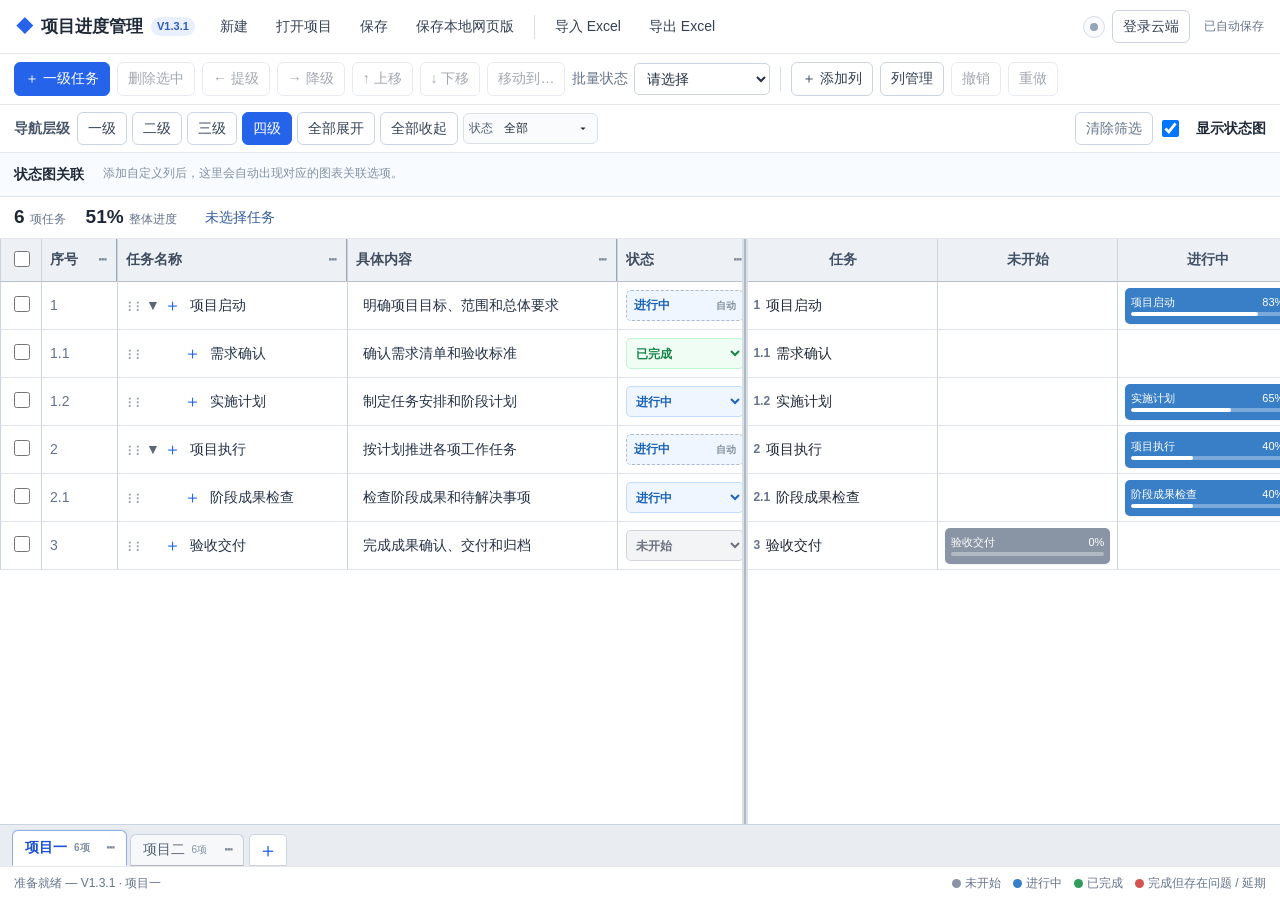
<file: versions/v1.3.1/index.html>
<!doctype html>
<html lang="zh-CN">
<head>
  <meta charset="utf-8">
  <meta name="viewport" content="width=device-width,initial-scale=1">
  <title>项目进度管理 V1.3.1</title>
  <link rel="stylesheet" href="css/style.css">
  <link rel="stylesheet" href="css/cloud.css">
  <link rel="stylesheet" href="css/projects.css">
</head>
<body>
  <div id="app" class="app-shell">
    <header class="app-header">
      <div class="brand"><span class="brand-mark">◆</span><span>项目进度管理</span><em>V1.3.1</em></div>
      <nav class="menu-bar" aria-label="文件操作">
        <button id="btnNew">新建</button><button id="btnOpen">打开项目</button><button id="btnSave">保存</button><button id="btnSaveAs" title="选择文件夹，保存可独立打开的完整本地网页">保存本地网页版</button>
        <span class="toolbar-divider"></span>
        <button id="btnImport">导入 Excel</button><button id="btnExport">导出 Excel</button>
      </nav>
      <span class="header-spacer"></span>
      <div class="cloud-toolbar">
        <span id="cloudConnection" class="cloud-connection local"><i></i><span>仅本机</span></span>
        <button id="btnCloudProject" class="cloud-project-button">登录云端</button>
        <span id="cloudUser" class="cloud-user hidden"></span>
        <button id="btnCloudLogout" class="quiet hidden">退出</button>
      </div>
      <span id="saveState" class="save-state">已自动保存</span>
    </header>

    <section class="toolbar" aria-label="任务操作">
      <button id="btnAddRoot" class="primary">＋ 一级任务</button>
      <button id="btnDelete">删除选中</button>
      <button id="btnPromote">← 提级</button>
      <button id="btnDemote">→ 降级</button>
      <button id="btnMoveUp">↑ 上移</button>
      <button id="btnMoveDown">↓ 下移</button>
      <button id="btnMoveTo">移动到…</button>
      <label class="inline-field">批量状态<select id="batchStatus"><option value="">请选择</option></select></label>
      <span class="toolbar-divider"></span>
      <button id="btnAddColumn">＋ 添加列</button><button id="btnManageColumns">列管理</button>
      <button id="btnUndo" title="Ctrl+Z">撤销</button><button id="btnRedo" title="Ctrl+Y">重做</button>
    </section>

    <section class="viewbar">
      <div class="view-group"><span class="view-label">导航层级</span>
        <button class="depth-btn" data-depth="1">一级</button><button class="depth-btn" data-depth="2">二级</button><button class="depth-btn" data-depth="3">三级</button><button class="depth-btn" data-depth="4">四级</button>
        <button id="btnExpandAll">全部展开</button><button id="btnCollapseAll">全部收起</button>
      </div>
      <div id="filterBar" class="filter-bar"></div><button id="btnClearFilters" class="quiet">清除筛选</button>
      <label class="chart-switch"><input id="chartVisible" type="checkbox" checked><span></span>显示状态图</label>
    </section>

    <section id="chartAssociation" class="association-panel">
      <div class="association-title"><strong>状态图关联</strong><span>勾选自定义列后选择内容；不同列之间按“且”筛选。</span></div>
      <div id="associationControls" class="association-controls"></div>
    </section>

    <section class="summary-bar">
      <div><strong id="taskCount">0</strong><span>项任务</span></div><div><strong id="overallProgress">0%</strong><span>整体进度</span></div>
      <div id="selectionSummary" class="selection-summary">未选择任务</div><div id="activeFilterSummary" class="active-filter-summary"></div>
    </section>

    <main id="workspace" class="workspace">
      <section id="tablePanel" class="table-panel"><div id="tableScroll" class="table-scroll"><table id="taskTable"><colgroup id="tableCols"></colgroup><thead><tr id="tableHead"></tr></thead><tbody id="taskBody"></tbody></table></div><div id="columnGuide" class="column-guide"><span id="columnGuideText"></span></div></section>
      <div id="panelResize" class="panel-resize" title="拖动调整表格与状态图宽度"></div>
      <section id="chartPanel" class="chart-panel"><div id="chartScroll" class="chart-scroll"><table class="status-chart"><thead><tr><th class="chart-task-col">任务</th><th>未开始</th><th>进行中</th><th>已完成</th><th>完成但存在问题</th></tr></thead><tbody id="chartBody"></tbody></table></div></section>
    </main>

    <section class="project-tabs-bar" aria-label="项目类别工作表">
      <div id="projectTabs" class="project-tabs"></div>
      <button id="btnAddProjectCategory" class="project-add-tab" title="新增空白项目">＋</button>
      <span class="project-tabs-hint">所有标签共用相同列结构，任务内容互相独立</span>
    </section>

    <footer class="statusbar"><span id="statusMessage">准备就绪</span><span class="footer-spacer"></span><span class="legend"><i class="dot notstarted"></i>未开始<i class="dot doing"></i>进行中<i class="dot done"></i>已完成<i class="dot issue"></i>完成但存在问题 / 延期</span></footer>
  </div>

  <input id="excelInput" type="file" accept=".xlsx,.xls" hidden>

  <div id="columnModal" class="modal" aria-hidden="true"><div class="modal-card small-card"><header><h2 id="columnModalTitle">添加自定义列</h2><button class="modal-close" data-close="columnModal">×</button></header><div class="modal-body form-grid"><label>列名称<input id="columnName" maxlength="30" placeholder="例如：负责人"></label><label>列类型<select id="columnType"><option value="text">文本</option><option value="number">数字</option><option value="select">下拉菜单</option><option value="checkbox">复选框</option></select></label><label id="columnOptionsWrap" class="full-row">下拉选项（每行一个）<textarea id="columnOptions" rows="6" placeholder="A&#10;B&#10;C"></textarea></label></div><footer><button data-close="columnModal">取消</button><button id="btnSaveColumn" class="primary">保存</button></footer></div></div>

  <div id="manageColumnsModal" class="modal" aria-hidden="true"><div class="modal-card wide-card"><header><h2>列管理</h2><button class="modal-close" data-close="manageColumnsModal">×</button></header><div class="modal-body"><p class="modal-help">双击表头也可以改名。系统列可以改显示名称，但不能删除。</p><div id="columnManagerList" class="column-manager-list"></div></div><footer><button data-close="manageColumnsModal" class="primary">完成</button></footer></div></div>

  <div id="moveModal" class="modal" aria-hidden="true"><div class="modal-card small-card"><header><h2>移动选中任务</h2><button class="modal-close" data-close="moveModal">×</button></header><div class="modal-body form-grid"><label class="full-row">移动到<select id="moveTarget"></select></label><p class="modal-help full-row">选择“一级任务区”会把任务提到一级；选择某项任务会成为它的子任务。</p></div><footer><button data-close="moveModal">取消</button><button id="btnConfirmMove" class="primary">移动</button></footer></div></div>

  <div id="importModal" class="modal" aria-hidden="true"><div class="modal-card wide-card"><header><h2>Excel 导入预览</h2><button class="modal-close" data-close="importModal">×</button></header><div class="modal-body"><div id="importSummary" class="import-summary"></div><div id="importPreview" class="import-preview"></div></div><footer><button data-close="importModal">取消</button><button id="btnConfirmImport" class="primary">确认导入</button></footer></div></div>

  <div id="renameModal" class="modal" aria-hidden="true"><div class="modal-card small-card"><header><h2>修改列名称</h2><button class="modal-close" data-close="renameModal">×</button></header><div class="modal-body form-grid"><label class="full-row">新名称<input id="renameColumnName" maxlength="30"></label></div><footer><button data-close="renameModal">取消</button><button id="btnConfirmRename" class="primary">确认修改</button></footer></div></div>

  <div id="parentStatusModal" class="modal" aria-hidden="true"><div class="modal-card small-card"><header><h2>批量修改父任务状态</h2><button class="modal-close" data-close="parentStatusModal">×</button></header><div class="modal-body form-grid"><p id="parentStatusHelp" class="modal-help full-row"></p><label class="full-row">应用状态<select id="parentStatusSelect"></select></label></div><footer><button data-close="parentStatusModal">取消</button><button id="btnConfirmParentStatus" class="primary">应用到全部后代</button></footer></div></div>

  <div id="projectCategoryModal" class="modal" aria-hidden="true"><div class="modal-card small-card"><header><h2>新增项目</h2><button class="modal-close" data-close="projectCategoryModal">×</button></header><div class="modal-body form-grid"><label class="full-row">项目名称<input id="projectCategoryName" maxlength="40" placeholder="例如：项目三"></label><p class="modal-help full-row">新项目为空白内容，并自动使用当前工作簿统一的列结构。</p></div><footer><button data-close="projectCategoryModal">取消</button><button id="btnConfirmProjectCategory" class="primary">创建并切换</button></footer></div></div>

  <div id="projectRenameModal" class="modal" aria-hidden="true"><div class="modal-card small-card"><header><h2>修改项目名称</h2><button class="modal-close" data-close="projectRenameModal">×</button></header><div class="modal-body form-grid"><label class="full-row">新名称<input id="projectRenameName" maxlength="40"></label></div><footer><button data-close="projectRenameModal">取消</button><button id="btnConfirmProjectRename" class="primary">确认修改</button></footer></div></div>

  <div id="projectTabMenu" class="project-tab-popover" aria-hidden="true"><strong id="projectMenuTitle"></strong><button id="projectMenuRename">修改名称</button><button id="projectMenuDuplicate">复制项目</button><div class="project-menu-row"><button id="projectMenuLeft">← 左移</button><button id="projectMenuRight">右移 →</button></div><button id="projectMenuDelete" class="danger-text">删除项目</button></div>

  <div id="cloudModal" class="modal" aria-hidden="true"><div class="modal-card cloud-card"><header><div><h2>云端协作</h2><p class="cloud-modal-subtitle">每个人使用自己的账号，通过项目共享码加入同一项目。</p></div><button class="modal-close" data-close="cloudModal">×</button></header>
    <div class="modal-body">
      <section id="cloudAuthView" class="cloud-view">
        <div class="cloud-notice">当前仍会自动保存在本机。登录后，选中的项目才会同步到 Supabase。</div>
        <div class="cloud-auth-grid"><label>邮箱<input id="cloudEmail" type="email" autocomplete="username" placeholder="name@example.com"></label><label>密码<input id="cloudPassword" type="password" autocomplete="current-password" minlength="6" placeholder="至少 6 位"></label></div>
        <div class="cloud-actions"><button id="btnCloudRegister">注册账号</button><button id="btnCloudLogin" class="primary">登录</button></div>
        <p class="cloud-help">首次注册后如未自动登录，请到邮箱点击 Supabase 发来的确认链接，再返回这里登录。</p>
      </section>
      <section id="cloudProjectsView" class="cloud-view hidden">
        <div class="cloud-account-row"><div><span>当前账号</span><strong id="cloudAccountEmail"></strong></div><button id="btnRefreshProjects">刷新项目</button></div>
        <div id="cloudCurrentProject" class="cloud-current hidden"><div><span>当前协作项目</span><strong id="cloudCurrentProjectName"></strong></div><div class="share-code"><span>共享码</span><code id="cloudShareCode"></code><button id="btnCopyShareCode">复制</button></div><small>把共享码发给成员即可；不要共享你的密码。</small></div>
        <label class="cloud-project-select">切换项目<select id="cloudProjectSelect"><option value="">请选择项目</option></select></label>
        <div class="cloud-project-grid">
          <div><h3>创建新项目</h3><label>项目名称<input id="cloudNewProjectName" maxlength="60" placeholder="例如：XX 环评项目"></label><button id="btnCreateCloudProject" class="primary">用当前页面内容创建</button></div>
          <div><h3>加入已有项目</h3><label>项目共享码<input id="cloudJoinCode" maxlength="20" placeholder="输入成员发来的共享码"></label><button id="btnJoinCloudProject">加入并载入</button></div>
        </div>
        <div id="cloudActivity" class="cloud-activity">尚未选择云端项目。</div>
      </section>
    </div>
  </div>

  <div id="toastRegion" class="toast-region" aria-live="polite"></div><div id="dragHint" class="drag-hint"></div>
  <script src="libs/xlsx.full.min.js"></script><script src="libs/exceljs.min.js"></script>
  <script src="libs/supabase.min.js"></script>
  <script src="js/app.js"></script><script src="js/cloud-config.js"></script><script src="js/cloud.js"></script>
</body>
</html>
</file>
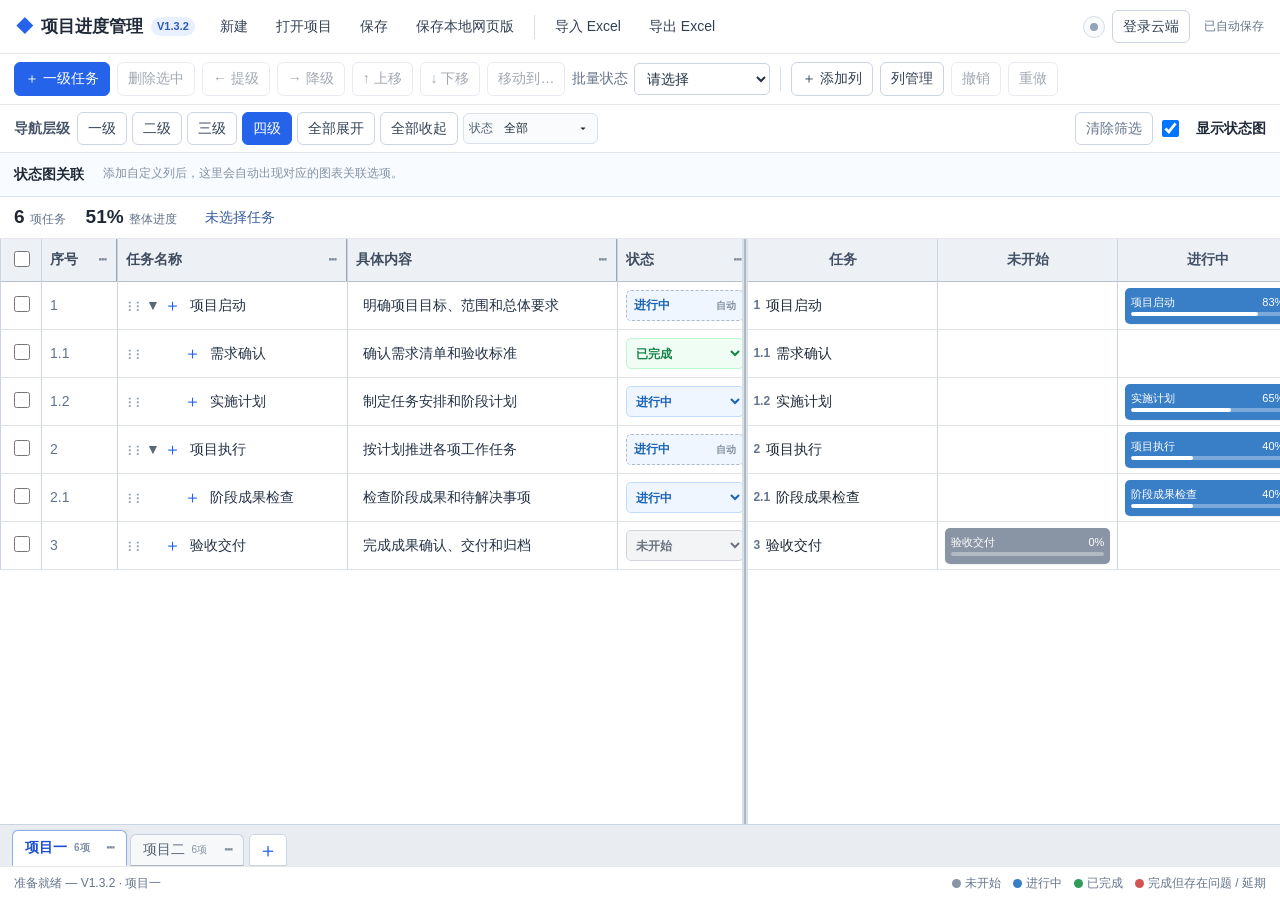
<file: versions/v1.3.2/index.html>
<!doctype html>
<html lang="zh-CN">
<head>
  <meta charset="utf-8">
  <meta name="viewport" content="width=device-width,initial-scale=1">
  <title>项目进度管理 V1.3.2</title>
  <link rel="stylesheet" href="css/style.css">
  <link rel="stylesheet" href="css/cloud.css">
  <link rel="stylesheet" href="css/projects.css">
  <link rel="stylesheet" href="css/password-reset.css">
</head>
<body>
  <div id="app" class="app-shell">
    <header class="app-header">
      <div class="brand"><span class="brand-mark">◆</span><span>项目进度管理</span><em>V1.3.2</em></div>
      <nav class="menu-bar" aria-label="文件操作">
        <button id="btnNew">新建</button><button id="btnOpen">打开项目</button><button id="btnSave">保存</button><button id="btnSaveAs" title="选择文件夹，保存可独立打开的完整本地网页">保存本地网页版</button>
        <span class="toolbar-divider"></span>
        <button id="btnImport">导入 Excel</button><button id="btnExport">导出 Excel</button>
      </nav>
      <span class="header-spacer"></span>
      <div class="cloud-toolbar">
        <span id="cloudConnection" class="cloud-connection local"><i></i><span>仅本机</span></span>
        <button id="btnCloudProject" class="cloud-project-button">登录云端</button>
        <span id="cloudUser" class="cloud-user hidden"></span>
        <button id="btnCloudLogout" class="quiet hidden">退出</button>
      </div>
      <span id="saveState" class="save-state">已自动保存</span>
    </header>

    <section class="toolbar" aria-label="任务操作">
      <button id="btnAddRoot" class="primary">＋ 一级任务</button>
      <button id="btnDelete">删除选中</button>
      <button id="btnPromote">← 提级</button>
      <button id="btnDemote">→ 降级</button>
      <button id="btnMoveUp">↑ 上移</button>
      <button id="btnMoveDown">↓ 下移</button>
      <button id="btnMoveTo">移动到…</button>
      <label class="inline-field">批量状态<select id="batchStatus"><option value="">请选择</option></select></label>
      <span class="toolbar-divider"></span>
      <button id="btnAddColumn">＋ 添加列</button><button id="btnManageColumns">列管理</button>
      <button id="btnUndo" title="Ctrl+Z">撤销</button><button id="btnRedo" title="Ctrl+Y">重做</button>
    </section>

    <section class="viewbar">
      <div class="view-group"><span class="view-label">导航层级</span>
        <button class="depth-btn" data-depth="1">一级</button><button class="depth-btn" data-depth="2">二级</button><button class="depth-btn" data-depth="3">三级</button><button class="depth-btn" data-depth="4">四级</button>
        <button id="btnExpandAll">全部展开</button><button id="btnCollapseAll">全部收起</button>
      </div>
      <div id="filterBar" class="filter-bar"></div><button id="btnClearFilters" class="quiet">清除筛选</button>
      <label class="chart-switch"><input id="chartVisible" type="checkbox" checked><span></span>显示状态图</label>
    </section>

    <section id="chartAssociation" class="association-panel">
      <div class="association-title"><strong>状态图关联</strong><span>勾选自定义列后选择内容；不同列之间按“且”筛选。</span></div>
      <div id="associationControls" class="association-controls"></div>
    </section>

    <section class="summary-bar">
      <div><strong id="taskCount">0</strong><span>项任务</span></div><div><strong id="overallProgress">0%</strong><span>整体进度</span></div>
      <div id="selectionSummary" class="selection-summary">未选择任务</div><div id="activeFilterSummary" class="active-filter-summary"></div>
    </section>

    <main id="workspace" class="workspace">
      <section id="tablePanel" class="table-panel"><div id="tableScroll" class="table-scroll"><table id="taskTable"><colgroup id="tableCols"></colgroup><thead><tr id="tableHead"></tr></thead><tbody id="taskBody"></tbody></table></div><div id="columnGuide" class="column-guide"><span id="columnGuideText"></span></div></section>
      <div id="panelResize" class="panel-resize" title="拖动调整表格与状态图宽度"></div>
      <section id="chartPanel" class="chart-panel"><div id="chartScroll" class="chart-scroll"><table class="status-chart"><thead><tr><th class="chart-task-col">任务</th><th>未开始</th><th>进行中</th><th>已完成</th><th>完成但存在问题</th></tr></thead><tbody id="chartBody"></tbody></table></div></section>
    </main>

    <section class="project-tabs-bar" aria-label="项目类别工作表">
      <div id="projectTabs" class="project-tabs"></div>
      <button id="btnAddProjectCategory" class="project-add-tab" title="新增空白项目">＋</button>
      <span class="project-tabs-hint">所有标签共用相同列结构，任务内容互相独立</span>
    </section>

    <footer class="statusbar"><span id="statusMessage">准备就绪</span><span class="footer-spacer"></span><span class="legend"><i class="dot notstarted"></i>未开始<i class="dot doing"></i>进行中<i class="dot done"></i>已完成<i class="dot issue"></i>完成但存在问题 / 延期</span></footer>
  </div>

  <input id="excelInput" type="file" accept=".xlsx,.xls" hidden>

  <div id="columnModal" class="modal" aria-hidden="true"><div class="modal-card small-card"><header><h2 id="columnModalTitle">添加自定义列</h2><button class="modal-close" data-close="columnModal">×</button></header><div class="modal-body form-grid"><label>列名称<input id="columnName" maxlength="30" placeholder="例如：负责人"></label><label>列类型<select id="columnType"><option value="text">文本</option><option value="number">数字</option><option value="select">下拉菜单</option><option value="checkbox">复选框</option></select></label><label id="columnOptionsWrap" class="full-row">下拉选项（每行一个）<textarea id="columnOptions" rows="6" placeholder="A&#10;B&#10;C"></textarea></label></div><footer><button data-close="columnModal">取消</button><button id="btnSaveColumn" class="primary">保存</button></footer></div></div>

  <div id="manageColumnsModal" class="modal" aria-hidden="true"><div class="modal-card wide-card"><header><h2>列管理</h2><button class="modal-close" data-close="manageColumnsModal">×</button></header><div class="modal-body"><p class="modal-help">双击表头也可以改名。系统列可以改显示名称，但不能删除。</p><div id="columnManagerList" class="column-manager-list"></div></div><footer><button data-close="manageColumnsModal" class="primary">完成</button></footer></div></div>

  <div id="moveModal" class="modal" aria-hidden="true"><div class="modal-card small-card"><header><h2>移动选中任务</h2><button class="modal-close" data-close="moveModal">×</button></header><div class="modal-body form-grid"><label class="full-row">移动到<select id="moveTarget"></select></label><p class="modal-help full-row">选择“一级任务区”会把任务提到一级；选择某项任务会成为它的子任务。</p></div><footer><button data-close="moveModal">取消</button><button id="btnConfirmMove" class="primary">移动</button></footer></div></div>

  <div id="importModal" class="modal" aria-hidden="true"><div class="modal-card wide-card"><header><h2>Excel 导入预览</h2><button class="modal-close" data-close="importModal">×</button></header><div class="modal-body"><div id="importSummary" class="import-summary"></div><div id="importPreview" class="import-preview"></div></div><footer><button data-close="importModal">取消</button><button id="btnConfirmImport" class="primary">确认导入</button></footer></div></div>

  <div id="renameModal" class="modal" aria-hidden="true"><div class="modal-card small-card"><header><h2>修改列名称</h2><button class="modal-close" data-close="renameModal">×</button></header><div class="modal-body form-grid"><label class="full-row">新名称<input id="renameColumnName" maxlength="30"></label></div><footer><button data-close="renameModal">取消</button><button id="btnConfirmRename" class="primary">确认修改</button></footer></div></div>

  <div id="parentStatusModal" class="modal" aria-hidden="true"><div class="modal-card small-card"><header><h2>批量修改父任务状态</h2><button class="modal-close" data-close="parentStatusModal">×</button></header><div class="modal-body form-grid"><p id="parentStatusHelp" class="modal-help full-row"></p><label class="full-row">应用状态<select id="parentStatusSelect"></select></label></div><footer><button data-close="parentStatusModal">取消</button><button id="btnConfirmParentStatus" class="primary">应用到全部后代</button></footer></div></div>

  <div id="projectCategoryModal" class="modal" aria-hidden="true"><div class="modal-card small-card"><header><h2>新增项目</h2><button class="modal-close" data-close="projectCategoryModal">×</button></header><div class="modal-body form-grid"><label class="full-row">项目名称<input id="projectCategoryName" maxlength="40" placeholder="例如：项目三"></label><p class="modal-help full-row">新项目为空白内容，并自动使用当前工作簿统一的列结构。</p></div><footer><button data-close="projectCategoryModal">取消</button><button id="btnConfirmProjectCategory" class="primary">创建并切换</button></footer></div></div>

  <div id="projectRenameModal" class="modal" aria-hidden="true"><div class="modal-card small-card"><header><h2>修改项目名称</h2><button class="modal-close" data-close="projectRenameModal">×</button></header><div class="modal-body form-grid"><label class="full-row">新名称<input id="projectRenameName" maxlength="40"></label></div><footer><button data-close="projectRenameModal">取消</button><button id="btnConfirmProjectRename" class="primary">确认修改</button></footer></div></div>

  <div id="projectTabMenu" class="project-tab-popover" aria-hidden="true"><strong id="projectMenuTitle"></strong><button id="projectMenuRename">修改名称</button><button id="projectMenuDuplicate">复制项目</button><div class="project-menu-row"><button id="projectMenuLeft">← 左移</button><button id="projectMenuRight">右移 →</button></div><button id="projectMenuDelete" class="danger-text">删除项目</button></div>

  <div id="cloudModal" class="modal" aria-hidden="true"><div class="modal-card cloud-card"><header><div><h2>云端协作</h2><p class="cloud-modal-subtitle">每个人使用自己的账号，通过项目共享码加入同一项目。</p></div><button class="modal-close" data-close="cloudModal">×</button></header>
    <div class="modal-body">
      <section id="cloudAuthView" class="cloud-view">
        <div class="cloud-notice">当前仍会自动保存在本机。登录后，选中的项目才会同步到 Supabase。</div>
        <div class="cloud-auth-grid"><label>邮箱<input id="cloudEmail" type="email" autocomplete="username" placeholder="name@example.com"></label><label>密码<input id="cloudPassword" type="password" autocomplete="current-password" minlength="6" placeholder="至少 6 位"></label></div>
        <div class="cloud-actions"><button id="btnCloudRegister">注册账号</button><button id="btnCloudLogin" class="primary">登录</button></div>
        <div class="cloud-link-row"><button id="btnCloudForgotPassword" class="cloud-link-button" type="button">忘记密码？</button></div>
        <p class="cloud-help">首次注册后如未自动登录，请到邮箱点击 Supabase 发来的确认链接，再返回这里登录。</p>
      </section>
      <section id="cloudPasswordResetView" class="cloud-view hidden">
        <div class="cloud-notice">输入注册时使用的邮箱。若账号存在，系统会自动发送一封恢复邮件；您无需联系项目管理员，也无需提供旧密码。</div>
        <div class="cloud-auth-grid"><label>注册邮箱<input id="cloudPasswordResetEmail" type="email" autocomplete="email" placeholder="name@example.com"></label></div>
        <div class="cloud-actions"><button id="btnCloudBackToLogin" type="button">返回登录</button><button id="btnCloudSendPasswordReset" class="primary" type="button">发送恢复邮件</button></div>
        <p class="cloud-help">请打开邮件中的“恢复密码”链接。链接会回到本网页，由您自行设置新密码。</p>
      </section>
      <section id="cloudNewPasswordView" class="cloud-view hidden">
        <div class="cloud-notice">邮箱验证已通过。请设置新密码；项目管理员不会收到、查看或保存您的密码。</div>
        <div class="cloud-auth-grid"><label>新密码<input id="cloudNewPassword" type="password" autocomplete="new-password" minlength="6" placeholder="至少 6 位"></label><label>确认新密码<input id="cloudNewPasswordConfirm" type="password" autocomplete="new-password" minlength="6" placeholder="再次输入新密码"></label></div>
        <div class="cloud-actions"><button id="btnCloudUpdatePassword" class="primary" type="button">保存新密码</button></div>
        <p class="cloud-help">保存后新密码立即生效，您可以继续使用云端协作功能。</p>
      </section>
      <section id="cloudProjectsView" class="cloud-view hidden">
        <div class="cloud-account-row"><div><span>当前账号</span><strong id="cloudAccountEmail"></strong></div><button id="btnRefreshProjects">刷新项目</button></div>
        <div id="cloudCurrentProject" class="cloud-current hidden"><div><span>当前协作项目</span><strong id="cloudCurrentProjectName"></strong></div><div class="share-code"><span>共享码</span><code id="cloudShareCode"></code><button id="btnCopyShareCode">复制</button></div><small>把共享码发给成员即可；不要共享你的密码。</small></div>
        <label class="cloud-project-select">切换项目<select id="cloudProjectSelect"><option value="">请选择项目</option></select></label>
        <div class="cloud-project-grid">
          <div><h3>创建新项目</h3><label>项目名称<input id="cloudNewProjectName" maxlength="60" placeholder="例如：XX 环评项目"></label><button id="btnCreateCloudProject" class="primary">用当前页面内容创建</button></div>
          <div><h3>加入已有项目</h3><label>项目共享码<input id="cloudJoinCode" maxlength="20" placeholder="输入成员发来的共享码"></label><button id="btnJoinCloudProject">加入并载入</button></div>
        </div>
        <div id="cloudActivity" class="cloud-activity">尚未选择云端项目。</div>
      </section>
    </div>
  </div>

  <div id="toastRegion" class="toast-region" aria-live="polite"></div><div id="dragHint" class="drag-hint"></div>
  <script src="libs/xlsx.full.min.js"></script><script src="libs/exceljs.min.js"></script>
  <script src="libs/supabase.min.js"></script>
  <script src="js/app.js"></script><script src="js/cloud-config.js"></script><script src="js/cloud.js"></script>
</body>
</html>
</file>
<file: css/style.css>
:root{--blue:#2563eb;--ink:#1f2937;--muted:#64748b;--line:#cbd5e1;--line-soft:#e5e7eb;--bg:#f4f6f9;--row-h:48px;--head-h:43px}*{box-sizing:border-box}html,body{height:100%;margin:0}body{font:14px/1.4 "Microsoft YaHei","Segoe UI",Arial,sans-serif;color:var(--ink);background:var(--bg);overflow:hidden}button,input,select,textarea{font:inherit}button{border:1px solid #cbd5e1;background:#fff;color:#334155;border-radius:6px;padding:6px 10px;cursor:pointer;white-space:nowrap}button:hover{border-color:var(--blue);color:var(--blue);background:#f8fbff}button:disabled{opacity:.45;cursor:not-allowed}.primary{background:var(--blue);border-color:var(--blue);color:#fff}.primary:hover{background:#1d4ed8;color:#fff}.quiet{color:var(--muted)}.app-shell{height:100%;min-width:1180px;display:flex;flex-direction:column}.app-header{height:54px;padding:0 16px;display:flex;align-items:center;background:#fff;border-bottom:1px solid var(--line-soft);gap:14px}.brand{display:flex;align-items:center;gap:8px;font-size:17px;font-weight:700}.brand-mark{color:var(--blue)}.brand em{font-style:normal;font-size:11px;background:#e8efff;color:#3159b7;padding:2px 6px;border-radius:10px}.menu-bar{display:flex;gap:6px;align-items:center}.menu-bar button{border-color:transparent;background:transparent}.header-spacer,.footer-spacer{flex:1}.save-state{font-size:12px;color:var(--muted)}.toolbar,.viewbar,.summary-bar{display:flex;align-items:center;gap:7px;background:#fff;border-bottom:1px solid var(--line-soft);padding:8px 14px;min-height:46px}.toolbar-divider{width:1px;height:24px;background:#d9dee6;margin:0 3px}.inline-field{display:flex;align-items:center;gap:6px;color:var(--muted)}select,input,textarea{border:1px solid #cbd5e1;border-radius:5px;background:#fff;color:#243146;padding:6px 8px;outline:none}select:focus,input:focus,textarea:focus{border-color:#77a6f8;box-shadow:0 0 0 2px #dbeafe}.viewbar{flex-wrap:wrap;padding-block:7px}.view-group{display:flex;align-items:center;gap:5px}.view-label{font-weight:600;color:#475569;margin-right:2px}.depth-btn.active{background:var(--blue);color:#fff;border-color:var(--blue)}.filter-bar{display:flex;gap:7px;align-items:center;flex:1;flex-wrap:wrap;min-width:280px}.filter-control{display:flex;align-items:center;gap:5px;padding:3px 5px;border:1px solid #dbe1e8;border-radius:6px;background:#f9fbfd}.filter-control>span{font-size:12px;color:#526174;max-width:90px;overflow:hidden;text-overflow:ellipsis}.filter-control input[type=text],.filter-control input[type=number]{width:92px;padding:4px 6px}.filter-control input[type=number]{width:67px}.filter-details{position:relative}.filter-details summary{list-style:none;cursor:pointer;padding:3px 6px;min-width:94px;font-size:12px}.filter-details summary::-webkit-details-marker{display:none}.filter-details summary:after{content:"▾";float:right;margin-left:7px}.filter-popover{position:absolute;top:30px;left:0;z-index:30;min-width:170px;max-height:250px;overflow:auto;padding:8px;background:#fff;border:1px solid #bec9d6;border-radius:7px;box-shadow:0 9px 25px #0f172a26}.filter-popover label{display:flex;align-items:center;gap:6px;padding:5px;border-radius:4px}.filter-popover label:hover{background:#f1f5f9}.chart-switch{display:flex;align-items:center;gap:7px;font-weight:600;white-space:nowrap}.chart-switch input{width:17px;height:17px}.association-panel{display:flex;align-items:flex-start;gap:14px;padding:7px 14px;background:#f8fbff;border-bottom:1px solid #dce6f2;min-height:44px}.association-title{display:flex;align-items:center;gap:7px;white-space:nowrap;padding-top:5px}.association-title span{font-size:12px;color:var(--muted)}.association-controls{display:flex;gap:8px;align-items:center;flex-wrap:wrap}.association-empty{font-size:12px;color:#8290a4;padding:5px}.association-item{display:flex;align-items:center;gap:5px;border:1px solid #cdd9e8;background:#fff;border-radius:6px;padding:4px 7px}.association-item.active{border-color:#82aaf0;background:#eff6ff}.association-config{display:flex;gap:5px;align-items:center}.association-config input[type=text],.association-config input[type=number]{width:78px;padding:3px 5px}.summary-bar{min-height:42px;padding-block:6px;gap:20px}.summary-bar>div{display:flex;gap:5px;align-items:baseline}.summary-bar strong{font-size:19px}.summary-bar span{color:var(--muted);font-size:12px}.selection-summary{margin-left:8px;color:#365c9d!important}.active-filter-summary{margin-left:auto;color:#9a5b0d!important}.workspace{display:flex;flex:1;min-height:0;position:relative}.table-panel{width:58%;min-width:430px;background:#fff;position:relative;overflow:hidden}.table-panel.full-width{width:100%!important}.table-scroll,.chart-scroll{height:100%;overflow:auto}.panel-resize{width:6px;cursor:col-resize;background:#d9e0e8;position:relative;z-index:6}.panel-resize:after{content:"";position:absolute;inset:0 2px;background:#aeb9c6}.panel-resize:hover:after,.panel-resize.dragging:after{background:var(--blue)}.panel-resize.hidden{display:none}.chart-panel{flex:1;min-width:0;background:#fff}.chart-panel.hidden{display:none}#taskTable{table-layout:fixed;border-collapse:separate;border-spacing:0;min-width:100%;width:max-content}#taskTable th,#taskTable td{height:var(--row-h);border-right:1px solid var(--line);border-bottom:1px solid #dfe4ea;padding:0 8px;white-space:nowrap;overflow:hidden;text-overflow:ellipsis;background:#fff}#taskTable thead th{height:var(--head-h);position:sticky;top:0;z-index:12;background:#edf1f5;color:#3f4c5e;font-weight:600;border-bottom:1px solid #b7c0cb;overflow:visible}#taskTable thead th:first-child,#taskTable tbody td:first-child{border-left:1px solid var(--line)}#taskTable tbody tr:hover td{background:#f7faff}#taskTable tbody tr.row-selected td{background:#eaf2ff}#taskTable tbody tr.context-row td{background:#fbfcfd;color:#6b7280}.header-content{height:100%;display:flex;align-items:center;gap:4px;overflow:hidden}.header-title{overflow:hidden;text-overflow:ellipsis;cursor:text}.header-title:hover{text-decoration:underline dotted}.col-menu-btn{margin-left:auto;border:0;background:transparent;padding:2px 3px;color:#7b8796}.col-resizer{position:absolute;right:-5px;top:0;width:11px;height:100%;cursor:col-resize;z-index:20}.col-resizer:before{content:"";position:absolute;left:5px;top:0;width:1px;height:100%;background:#9aa6b4}.col-resizer:hover:before,.col-resizer.active:before{width:3px;left:4px;background:var(--blue)}.column-guide{display:none;position:absolute;top:0;bottom:0;width:2px;background:var(--blue);z-index:40;pointer-events:none}.column-guide.show{display:block}.column-guide span{position:absolute;top:6px;left:7px;background:#1e3a5f;color:#fff;padding:3px 6px;border-radius:4px;font-size:11px;white-space:nowrap}.select-cell{text-align:center}.select-cell input{width:16px;height:16px}.sequence-cell{font-variant-numeric:tabular-nums;color:#64748b}.task-name-cell{padding-left:6px!important}.task-cell{display:flex;align-items:center;height:100%;min-width:0}.task-indent{flex:none}.branch-toggle,.add-child,.drag-handle{border:0;background:transparent;padding:2px;width:22px;height:26px;color:#59677a;display:inline-flex;align-items:center;justify-content:center}.branch-toggle.placeholder{visibility:hidden}.branch-toggle:hover{color:var(--blue);background:#eaf2ff}.add-child{color:#2563eb;font-size:17px}.add-child.level-limit{visibility:hidden}.drag-handle{cursor:grab;color:#95a0ae;font-size:15px}.drag-handle:active{cursor:grabbing}.cell-input{width:100%;height:31px;padding:4px 6px;border:1px solid transparent;background:transparent;overflow:hidden;text-overflow:ellipsis}.cell-input:hover{border-color:#d1d8e1;background:#fff}.cell-input:focus{border-color:#77a6f8;background:#fff}.status-select{width:100%;height:31px;padding:3px 5px;font-size:12px;font-weight:600}.status-notstarted{color:#6b7280;background:#f3f4f6;border-color:#d1d5db}.status-doing{color:#1d63b6;background:#eff6ff;border-color:#bfdbfe}.status-done{color:#16834a;background:#f0fdf4;border-color:#bbf7d0}.status-delay,.status-issue{color:#b42323;background:#fff1f2;border-color:#fecdd3}.parent-computed{display:inline-flex;align-items:center;gap:5px;width:100%;height:31px;padding:4px 7px;border:1px dashed #aebac8;border-radius:5px;font-size:12px;font-weight:600;cursor:pointer}.parent-computed:after{content:"自动";font-size:10px;color:#8491a3;margin-left:auto}.progress-editor{display:flex;align-items:center;gap:6px}.progress-editor input{width:48px;padding:4px;text-align:center}.progress-track{height:8px;flex:1;min-width:45px;background:#e5e9ef;border-radius:5px;overflow:hidden}.progress-fill{height:100%;background:#2cac63;border-radius:5px}.progress-label{width:37px;text-align:right;font-size:12px;color:#657286}.parent-progress{cursor:default}.checkbox-value{display:flex;justify-content:center}.checkbox-value input{width:17px;height:17px}.drag-before td{box-shadow:inset 0 3px 0 #2563eb}.drag-after td{box-shadow:inset 0 -3px 0 #2563eb}.drag-inside td{background:#e7f0ff!important;outline:2px solid #2563eb;outline-offset:-2px}.drag-hint{display:none;position:fixed;z-index:100;background:#1f3654;color:#fff;padding:5px 8px;border-radius:5px;font-size:12px;pointer-events:none}.drag-hint.show{display:block}.status-chart{border-collapse:separate;border-spacing:0;table-layout:fixed;width:100%;min-width:820px}.status-chart th,.status-chart td{border-right:1px solid var(--line);border-bottom:1px solid #dfe4ea;height:var(--row-h);padding:5px;background:#fff}.status-chart thead th{height:var(--head-h);position:sticky;top:0;z-index:10;background:#edf1f5;border-bottom:1px solid #b7c0cb;color:#425166}.status-chart th{width:180px}.status-chart .chart-task-col{width:190px;left:0}.status-chart tbody tr:hover td{background:#f8fafc}.chart-task-label{display:flex;align-items:center;gap:6px;overflow:hidden}.chart-task-label b{color:#64748b;font-size:12px}.chart-task-label span{overflow:hidden;text-overflow:ellipsis;white-space:nowrap}.chart-cell{padding:5px 7px!important}.chart-card{height:36px;border-radius:5px;padding:4px 6px;color:#fff;display:flex;flex-direction:column;justify-content:center;gap:3px;box-shadow:0 1px 2px #0001}.chart-card.notstarted{background:#8995a4}.chart-card.doing{background:#397fc7}.chart-card.done{background:#2f9c5b}.chart-card.issue,.chart-card.delay{background:#d45353}.chart-card-title{display:flex;justify-content:space-between;gap:5px;font-size:11px;line-height:13px}.chart-card-title span:first-child{overflow:hidden;text-overflow:ellipsis;white-space:nowrap}.chart-progress{height:4px;background:#ffffff55;border-radius:3px;overflow:hidden}.chart-progress i{display:block;height:100%;background:#fff;border-radius:3px}.statusbar{height:34px;display:flex;align-items:center;padding:0 14px;background:#fff;border-top:1px solid var(--line-soft);font-size:12px;color:#64748b}.legend{display:flex;align-items:center}.dot{display:inline-block;width:9px;height:9px;border-radius:50%;margin:0 4px 0 12px}.dot.notstarted{background:#8995a4}.dot.doing{background:#397fc7}.dot.done{background:#2f9c5b}.dot.issue{background:#d45353}.modal{display:none;position:fixed;inset:0;z-index:100;background:#0f172a66;align-items:center;justify-content:center;padding:20px}.modal.open{display:flex}.modal-card{background:#fff;border-radius:10px;box-shadow:0 20px 55px #0004;max-height:90vh;display:flex;flex-direction:column}.small-card{width:420px}.wide-card{width:min(820px,90vw)}.modal-card>header,.modal-card>footer{display:flex;align-items:center;padding:14px 18px}.modal-card>header{border-bottom:1px solid var(--line-soft)}.modal-card>footer{justify-content:flex-end;gap:8px;border-top:1px solid var(--line-soft)}.modal-card h2{margin:0;font-size:17px}.modal-close{margin-left:auto;border:0;font-size:22px;padding:0 5px}.modal-body{padding:16px 18px;overflow:auto}.form-grid{display:grid;grid-template-columns:1fr 1fr;gap:12px}.form-grid label{display:flex;flex-direction:column;gap:5px;color:#526174}.form-grid .full-row{grid-column:1/-1}.modal-help{margin:0 0 12px;color:#64748b;font-size:12px}.column-manager-list{display:flex;flex-direction:column;gap:7px}.column-manager-row{display:grid;grid-template-columns:34px 1.2fr 100px 90px 72px 72px;align-items:center;gap:8px;padding:8px;background:#f8fafc;border:1px solid #dce2e9;border-radius:7px}.column-manager-row .grip{color:#94a3b8;text-align:center}.column-manager-row input[type=text]{width:100%}.column-manager-row small{color:#64748b}.import-summary{padding:10px 12px;background:#eff6ff;border:1px solid #bfdbfe;border-radius:7px;margin-bottom:12px}.import-preview{max-height:390px;overflow:auto;border:1px solid var(--line);border-radius:6px}.import-preview table{width:100%;border-collapse:collapse;font-size:12px}.import-preview th,.import-preview td{border:1px solid #d9e0e8;padding:6px 8px;text-align:left}.import-preview th{background:#edf1f5;position:sticky;top:0}.toast-region{position:fixed;right:18px;bottom:48px;z-index:200;display:flex;flex-direction:column;gap:8px}.toast{min-width:280px;max-width:460px;padding:10px 12px;background:#25364c;color:#fff;border-radius:7px;box-shadow:0 8px 24px #0003}.toast.error{background:#9f2d2d}.toast.success{background:#17673c}.toast strong{display:block;margin-bottom:2px}.toast small{opacity:.9}.empty-state{text-align:center;color:#8491a3;padding:30px!important}.hidden{display:none!important}@media(max-width:1300px){.association-title span{display:none}.toolbar{overflow-x:auto}.viewbar{gap:5px}.status-chart{min-width:760px}}
</file>
<file: css/cloud.css>
.cloud-toolbar{display:flex;align-items:center;gap:7px;min-width:0}.cloud-connection{display:inline-flex;align-items:center;gap:5px;padding:4px 7px;border:1px solid #d7dee8;border-radius:999px;background:#f8fafc;color:#64748b;font-size:12px;white-space:nowrap}.cloud-connection i{width:8px;height:8px;border-radius:50%;background:#94a3b8}.cloud-connection.online{color:#167342;background:#effcf5;border-color:#b7ebca}.cloud-connection.online i{background:#22a35a;box-shadow:0 0 0 3px #22a35a1f}.cloud-connection.syncing{color:#8a5b08;background:#fffbeb;border-color:#f5d992}.cloud-connection.syncing i{background:#e7a51b;animation:cloud-pulse 1s infinite}.cloud-connection.error{color:#a12b2b;background:#fff3f3;border-color:#f1b9b9}.cloud-connection.error i{background:#d74848}.cloud-connection.signed-in{color:#2558a5;background:#eff6ff;border-color:#bdd7fc}.cloud-connection.signed-in i{background:#3b82f6}.cloud-project-button{max-width:190px;overflow:hidden;text-overflow:ellipsis}.cloud-user{max-width:155px;overflow:hidden;text-overflow:ellipsis;white-space:nowrap;color:#64748b;font-size:12px}.cloud-card{width:min(720px,94vw)}.cloud-card>header{align-items:flex-start}.cloud-modal-subtitle{margin:3px 0 0;color:#64748b;font-size:12px}.cloud-view{display:flex;flex-direction:column;gap:14px}.cloud-notice{padding:10px 12px;border:1px solid #bfdbfe;border-radius:7px;background:#eff6ff;color:#31588e}.cloud-auth-grid{display:grid;grid-template-columns:1fr 1fr;gap:12px}.cloud-auth-grid label,.cloud-project-grid label,.cloud-project-select{display:flex;flex-direction:column;gap:5px;color:#526174}.cloud-actions{display:flex;justify-content:flex-end;gap:8px}.cloud-help{margin:0;color:#64748b;font-size:12px}.cloud-account-row,.cloud-current{display:flex;align-items:center;justify-content:space-between;gap:12px;padding:10px 12px;border:1px solid #dce3ec;border-radius:8px;background:#f8fafc}.cloud-account-row>div,.cloud-current>div:first-child{display:flex;flex-direction:column;gap:2px}.cloud-account-row span,.cloud-current span{color:#64748b;font-size:12px}.cloud-account-row strong,.cloud-current strong{font-size:14px}.cloud-current{align-items:center;background:#f0fdf4;border-color:#bbebcb;flex-wrap:wrap}.cloud-current small{width:100%;color:#64748b}.share-code{display:flex;align-items:center;gap:7px}.share-code code{padding:5px 8px;border:1px dashed #6aa982;border-radius:5px;background:#fff;color:#17673c;font-weight:700;letter-spacing:1px}.cloud-project-grid{display:grid;grid-template-columns:1fr 1fr;gap:12px}.cloud-project-grid>div{display:flex;flex-direction:column;gap:9px;padding:13px;border:1px solid #dce3ec;border-radius:8px;background:#fff}.cloud-project-grid h3{margin:0;font-size:14px}.cloud-activity{padding:9px 11px;border-radius:6px;background:#f1f5f9;color:#526174;font-size:12px}.cloud-activity:before{content:'●';color:#3b82f6;margin-right:6px}@keyframes cloud-pulse{50%{opacity:.35}}@media(max-width:1400px){.cloud-user{display:none}.cloud-connection span{display:none}.cloud-connection{padding:6px}.cloud-project-button{max-width:120px}}@media(max-width:760px){.cloud-auth-grid,.cloud-project-grid{grid-template-columns:1fr}}
</file>
<file: css/projects.css>
.project-tabs-bar {
  height: 42px;
  display: flex;
  align-items: flex-end;
  gap: 5px;
  padding: 5px 12px 0;
  background: #e9edf2;
  border-top: 1px solid #cbd5e1;
  overflow: hidden;
}

.project-tabs {
  display: flex;
  align-items: flex-end;
  gap: 3px;
  overflow-x: auto;
  overflow-y: hidden;
  min-width: 0;
  max-width: 78%;
  height: 37px;
}

.project-tab-wrapper {
  height: 32px;
  max-width: 250px;
  display: flex;
  align-items: stretch;
  flex: 0 0 auto;
  border: 1px solid #c7d0dc;
  border-bottom-color: #aeb8c5;
  border-radius: 6px 6px 0 0;
  background: #f6f8fa;
  overflow: hidden;
}

.project-tab-wrapper.active {
  height: 36px;
  background: #fff;
  border-color: #8baee8;
  border-bottom-color: #fff;
  box-shadow: 0 -2px 6px #1e3a5f12;
}

.project-tab,
.project-tab-more {
  border: 0;
  border-radius: 0;
  background: transparent;
}

.project-tab {
  min-width: 0;
  display: flex;
  align-items: center;
  gap: 7px;
  padding: 6px 6px 6px 12px;
  color: #526174;
}

.project-tab span { overflow: hidden; text-overflow: ellipsis; white-space: nowrap; }
.project-tab small { flex: 0 0 auto; font-size: 10px; color: #8491a3; }
.project-tab-wrapper.active .project-tab { color: #1d4ed8; font-weight: 700; }

.project-tab-more {
  width: 30px;
  padding: 0;
  color: #7b8796;
  font-weight: 700;
}

.project-tab-more:hover { color: #1d4ed8; background: #e8f0ff; }

.project-add-tab {
  height: 32px;
  width: 38px;
  padding: 0;
  border-radius: 5px 5px 0 0;
  color: #2563eb;
  font-size: 20px;
  flex: 0 0 auto;
}

.project-tabs-hint {
  margin-left: auto;
  align-self: center;
  color: #7b8796;
  font-size: 11px;
  white-space: nowrap;
}

.project-tab-popover {
  position: fixed;
  z-index: 1200;
  display: none;
  width: 184px;
  padding: 7px;
  border: 1px solid #cbd5e1;
  border-radius: 8px;
  background: #fff;
  box-shadow: 0 12px 30px #0f172a2b;
}

.project-tab-popover.open { display: grid; gap: 5px; }
.project-tab-popover strong { padding: 6px 8px; overflow: hidden; text-overflow: ellipsis; white-space: nowrap; color: #334155; }
.project-tab-popover button { width: 100%; text-align: left; padding: 7px 9px; background: #fff; border-color: transparent; }
.project-tab-popover button:hover:not(:disabled) { background: #eff6ff; border-color: #bfdbfe; }
.project-menu-row { display: grid; grid-template-columns: 1fr 1fr; gap: 5px; }
.project-menu-row button { text-align: center; }
.project-tab-popover .danger-text { color: #c62828; }

@media (max-width: 1300px) {
  .project-tabs-hint { display: none; }
  .project-tabs { max-width: calc(100% - 48px); }
}
</file>
<file: css/history.css>
.cloud-account-row > div:first-child,
.cloud-current > div:first-child {
  display: flex;
  flex-direction: column;
  gap: 2px;
}

.cloud-account-actions {
  display: flex;
  align-items: center;
  gap: 8px;
}

.history-card {
  width: min(760px, 94vw);
}

.login-history-card {
  width: min(620px, 94vw);
}

.history-notice {
  margin-bottom: 12px;
  padding: 10px 12px;
  border: 1px solid #bfdbfe;
  border-radius: 7px;
  background: #eff6ff;
  color: #31588e;
  font-size: 12px;
}

.history-list {
  display: flex;
  flex-direction: column;
  gap: 8px;
  min-height: 110px;
  max-height: 55vh;
  overflow: auto;
}

.history-item {
  display: grid;
  grid-template-columns: minmax(175px, 1.2fr) minmax(110px, .75fr) minmax(100px, .75fr) auto;
  gap: 10px;
  align-items: center;
  padding: 10px 12px;
  border: 1px solid #dce3ec;
  border-radius: 8px;
  background: #fff;
}

.history-item.current {
  border-color: #a7ddba;
  background: #f0fdf4;
}

.history-item strong {
  font-size: 13px;
}

.history-item span,
.history-item small {
  color: #64748b;
  font-size: 12px;
}

.history-time {
  display: flex;
  flex-direction: column;
  gap: 2px;
}

.history-item button {
  justify-self: end;
}

.login-history-item {
  grid-template-columns: minmax(190px, 1fr) minmax(190px, 1fr);
}

.history-empty {
  padding: 30px;
  text-align: center;
  border: 1px dashed #cbd5e1;
  border-radius: 8px;
  color: #64748b;
  background: #f8fafc;
}

.history-error {
  color: #a12b2b;
  border-color: #f1b9b9;
  background: #fff3f3;
}

@media (max-width: 760px) {
  .history-item {
    grid-template-columns: 1fr;
  }

  .history-item button {
    justify-self: stretch;
  }

  .cloud-account-row {
    align-items: flex-start;
    flex-direction: column;
  }

  .cloud-account-actions {
    width: 100%;
  }

  .cloud-account-actions button {
    flex: 1;
  }
}
</file>
<file: css/chart-align.css>
/* V1.4.1：状态图取消分栏，始终与左侧任务逐行对应。 */
.chart-status-filter {
  display: flex;
  align-items: center;
  gap: 9px;
  white-space: nowrap;
  padding-top: 2px;
}

.chart-status-filter > span {
  font-size: 12px;
  color: var(--muted);
}

.chart-status-options {
  display: flex;
  align-items: center;
  gap: 5px;
}

.chart-status-options label {
  display: flex;
  align-items: center;
  gap: 5px;
  padding: 4px 8px;
  border: 1px solid #cdd9e8;
  border-radius: 6px;
  background: #fff;
  cursor: pointer;
}

.chart-status-options label:has(input:checked) {
  border-color: #82aaf0;
  background: #eff6ff;
  color: #1d5fb8;
}

.chart-status-options input {
  width: 15px;
  height: 15px;
  margin: 0;
}

.association-divider {
  align-self: stretch;
  width: 1px;
  background: #d8e1ec;
  margin: 0 2px;
}

.status-chart {
  width: 100%;
  min-width: 0;
}

.status-chart th {
  width: auto;
}

.status-chart .chart-cell {
  padding: 5px 8px !important;
}

.status-chart .chart-card {
  width: 100%;
}

.chart-cell-empty {
  background: #fbfcfe !important;
}

.chart-cell-empty::after {
  content: "";
  display: block;
  height: 1px;
  background: #edf1f5;
}

@media (max-width: 1300px) {
  .association-panel {
    overflow-x: auto;
    flex-wrap: nowrap;
  }

  .chart-status-filter > span {
    display: none;
  }

  .status-chart {
    min-width: 0;
  }
}
</file>
<file: versions/v1.1.0/style.css>
:root{--blue:#2563eb;--ink:#1f2937;--muted:#64748b;--line:#cbd5e1;--line-soft:#e5e7eb;--bg:#f4f6f9;--row-h:48px;--head-h:43px}*{box-sizing:border-box}html,body{height:100%;margin:0}body{font:14px/1.4 "Microsoft YaHei","Segoe UI",Arial,sans-serif;color:var(--ink);background:var(--bg);overflow:hidden}button,input,select,textarea{font:inherit}button{border:1px solid #cbd5e1;background:#fff;color:#334155;border-radius:6px;padding:6px 10px;cursor:pointer;white-space:nowrap}button:hover{border-color:var(--blue);color:var(--blue);background:#f8fbff}button:disabled{opacity:.45;cursor:not-allowed}.primary{background:var(--blue);border-color:var(--blue);color:#fff}.primary:hover{background:#1d4ed8;color:#fff}.quiet{color:var(--muted)}.app-shell{height:100%;min-width:1180px;display:flex;flex-direction:column}.app-header{height:54px;padding:0 16px;display:flex;align-items:center;background:#fff;border-bottom:1px solid var(--line-soft);gap:14px}.brand{display:flex;align-items:center;gap:8px;font-size:17px;font-weight:700}.brand-mark{color:var(--blue)}.brand em{font-style:normal;font-size:11px;background:#e8efff;color:#3159b7;padding:2px 6px;border-radius:10px}.menu-bar{display:flex;gap:6px;align-items:center}.menu-bar button{border-color:transparent;background:transparent}.header-spacer,.footer-spacer{flex:1}.save-state{font-size:12px;color:var(--muted)}.toolbar,.viewbar,.summary-bar{display:flex;align-items:center;gap:7px;background:#fff;border-bottom:1px solid var(--line-soft);padding:8px 14px;min-height:46px}.toolbar-divider{width:1px;height:24px;background:#d9dee6;margin:0 3px}.inline-field{display:flex;align-items:center;gap:6px;color:var(--muted)}select,input,textarea{border:1px solid #cbd5e1;border-radius:5px;background:#fff;color:#243146;padding:6px 8px;outline:none}select:focus,input:focus,textarea:focus{border-color:#77a6f8;box-shadow:0 0 0 2px #dbeafe}.viewbar{flex-wrap:wrap;padding-block:7px}.view-group{display:flex;align-items:center;gap:5px}.view-label{font-weight:600;color:#475569;margin-right:2px}.depth-btn.active{background:var(--blue);color:#fff;border-color:var(--blue)}.filter-bar{display:flex;gap:7px;align-items:center;flex:1;flex-wrap:wrap;min-width:280px}.filter-control{display:flex;align-items:center;gap:5px;padding:3px 5px;border:1px solid #dbe1e8;border-radius:6px;background:#f9fbfd}.filter-control>span{font-size:12px;color:#526174;max-width:90px;overflow:hidden;text-overflow:ellipsis}.filter-control input[type=text],.filter-control input[type=number]{width:92px;padding:4px 6px}.filter-control input[type=number]{width:67px}.filter-details{position:relative}.filter-details summary{list-style:none;cursor:pointer;padding:3px 6px;min-width:94px;font-size:12px}.filter-details summary::-webkit-details-marker{display:none}.filter-details summary:after{content:"▾";float:right;margin-left:7px}.filter-popover{position:absolute;top:30px;left:0;z-index:30;min-width:170px;max-height:250px;overflow:auto;padding:8px;background:#fff;border:1px solid #bec9d6;border-radius:7px;box-shadow:0 9px 25px #0f172a26}.filter-popover label{display:flex;align-items:center;gap:6px;padding:5px;border-radius:4px}.filter-popover label:hover{background:#f1f5f9}.chart-switch{display:flex;align-items:center;gap:7px;font-weight:600;white-space:nowrap}.chart-switch input{width:17px;height:17px}.association-panel{display:flex;align-items:flex-start;gap:14px;padding:7px 14px;background:#f8fbff;border-bottom:1px solid #dce6f2;min-height:44px}.association-title{display:flex;align-items:center;gap:7px;white-space:nowrap;padding-top:5px}.association-title span{font-size:12px;color:var(--muted)}.association-controls{display:flex;gap:8px;align-items:center;flex-wrap:wrap}.association-empty{font-size:12px;color:#8290a4;padding:5px}.association-item{display:flex;align-items:center;gap:5px;border:1px solid #cdd9e8;background:#fff;border-radius:6px;padding:4px 7px}.association-item.active{border-color:#82aaf0;background:#eff6ff}.association-config{display:flex;gap:5px;align-items:center}.association-config input[type=text],.association-config input[type=number]{width:78px;padding:3px 5px}.summary-bar{min-height:42px;padding-block:6px;gap:20px}.summary-bar>div{display:flex;gap:5px;align-items:baseline}.summary-bar strong{font-size:19px}.summary-bar span{color:var(--muted);font-size:12px}.selection-summary{margin-left:8px;color:#365c9d!important}.active-filter-summary{margin-left:auto;color:#9a5b0d!important}.workspace{display:flex;flex:1;min-height:0;position:relative}.table-panel{width:58%;min-width:430px;background:#fff;position:relative;overflow:hidden}.table-panel.full-width{width:100%!important}.table-scroll,.chart-scroll{height:100%;overflow:auto}.panel-resize{width:6px;cursor:col-resize;background:#d9e0e8;position:relative;z-index:6}.panel-resize:after{content:"";position:absolute;inset:0 2px;background:#aeb9c6}.panel-resize:hover:after,.panel-resize.dragging:after{background:var(--blue)}.panel-resize.hidden{display:none}.chart-panel{flex:1;min-width:0;background:#fff}.chart-panel.hidden{display:none}#taskTable{table-layout:fixed;border-collapse:separate;border-spacing:0;min-width:100%;width:max-content}#taskTable th,#taskTable td{height:var(--row-h);border-right:1px solid var(--line);border-bottom:1px solid #dfe4ea;padding:0 8px;white-space:nowrap;overflow:hidden;text-overflow:ellipsis;background:#fff}#taskTable thead th{height:var(--head-h);position:sticky;top:0;z-index:12;background:#edf1f5;color:#3f4c5e;font-weight:600;border-bottom:1px solid #b7c0cb;overflow:visible}#taskTable thead th:first-child,#taskTable tbody td:first-child{border-left:1px solid var(--line)}#taskTable tbody tr:hover td{background:#f7faff}#taskTable tbody tr.row-selected td{background:#eaf2ff}#taskTable tbody tr.context-row td{background:#fbfcfd;color:#6b7280}.header-content{height:100%;display:flex;align-items:center;gap:4px;overflow:hidden}.header-title{overflow:hidden;text-overflow:ellipsis;cursor:text}.header-title:hover{text-decoration:underline dotted}.col-menu-btn{margin-left:auto;border:0;background:transparent;padding:2px 3px;color:#7b8796}.col-resizer{position:absolute;right:-5px;top:0;width:11px;height:100%;cursor:col-resize;z-index:20}.col-resizer:before{content:"";position:absolute;left:5px;top:0;width:1px;height:100%;background:#9aa6b4}.col-resizer:hover:before,.col-resizer.active:before{width:3px;left:4px;background:var(--blue)}.column-guide{display:none;position:absolute;top:0;bottom:0;width:2px;background:var(--blue);z-index:40;pointer-events:none}.column-guide.show{display:block}.column-guide span{position:absolute;top:6px;left:7px;background:#1e3a5f;color:#fff;padding:3px 6px;border-radius:4px;font-size:11px;white-space:nowrap}.select-cell{text-align:center}.select-cell input{width:16px;height:16px}.sequence-cell{font-variant-numeric:tabular-nums;color:#64748b}.task-name-cell{padding-left:6px!important}.task-cell{display:flex;align-items:center;height:100%;min-width:0}.task-indent{flex:none}.branch-toggle,.add-child,.drag-handle{border:0;background:transparent;padding:2px;width:22px;height:26px;color:#59677a;display:inline-flex;align-items:center;justify-content:center}.branch-toggle.placeholder{visibility:hidden}.branch-toggle:hover{color:var(--blue);background:#eaf2ff}.add-child{color:#2563eb;font-size:17px}.add-child.level-limit{visibility:hidden}.drag-handle{cursor:grab;color:#95a0ae;font-size:15px}.drag-handle:active{cursor:grabbing}.cell-input{width:100%;height:31px;padding:4px 6px;border:1px solid transparent;background:transparent;overflow:hidden;text-overflow:ellipsis}.cell-input:hover{border-color:#d1d8e1;background:#fff}.cell-input:focus{border-color:#77a6f8;background:#fff}.status-select{width:100%;height:31px;padding:3px 5px;font-size:12px;font-weight:600}.status-notstarted{color:#6b7280;background:#f3f4f6;border-color:#d1d5db}.status-doing{color:#1d63b6;background:#eff6ff;border-color:#bfdbfe}.status-done{color:#16834a;background:#f0fdf4;border-color:#bbf7d0}.status-delay,.status-issue{color:#b42323;background:#fff1f2;border-color:#fecdd3}.parent-computed{display:inline-flex;align-items:center;gap:5px;width:100%;height:31px;padding:4px 7px;border:1px dashed #aebac8;border-radius:5px;font-size:12px;font-weight:600;cursor:pointer}.parent-computed:after{content:"自动";font-size:10px;color:#8491a3;margin-left:auto}.progress-editor{display:flex;align-items:center;gap:6px}.progress-editor input{width:48px;padding:4px;text-align:center}.progress-track{height:8px;flex:1;min-width:45px;background:#e5e9ef;border-radius:5px;overflow:hidden}.progress-fill{height:100%;background:#2cac63;border-radius:5px}.progress-label{width:37px;text-align:right;font-size:12px;color:#657286}.parent-progress{cursor:default}.checkbox-value{display:flex;justify-content:center}.checkbox-value input{width:17px;height:17px}.drag-before td{box-shadow:inset 0 3px 0 #2563eb}.drag-after td{box-shadow:inset 0 -3px 0 #2563eb}.drag-inside td{background:#e7f0ff!important;outline:2px solid #2563eb;outline-offset:-2px}.drag-hint{display:none;position:fixed;z-index:100;background:#1f3654;color:#fff;padding:5px 8px;border-radius:5px;font-size:12px;pointer-events:none}.drag-hint.show{display:block}.status-chart{border-collapse:separate;border-spacing:0;table-layout:fixed;width:100%;min-width:820px}.status-chart th,.status-chart td{border-right:1px solid var(--line);border-bottom:1px solid #dfe4ea;height:var(--row-h);padding:5px;background:#fff}.status-chart thead th{height:var(--head-h);position:sticky;top:0;z-index:10;background:#edf1f5;border-bottom:1px solid #b7c0cb;color:#425166}.status-chart th{width:180px}.status-chart .chart-task-col{width:190px;left:0}.status-chart tbody tr:hover td{background:#f8fafc}.chart-task-label{display:flex;align-items:center;gap:6px;overflow:hidden}.chart-task-label b{color:#64748b;font-size:12px}.chart-task-label span{overflow:hidden;text-overflow:ellipsis;white-space:nowrap}.chart-cell{padding:5px 7px!important}.chart-card{height:36px;border-radius:5px;padding:4px 6px;color:#fff;display:flex;flex-direction:column;justify-content:center;gap:3px;box-shadow:0 1px 2px #0001}.chart-card.notstarted{background:#8995a4}.chart-card.doing{background:#397fc7}.chart-card.done{background:#2f9c5b}.chart-card.issue,.chart-card.delay{background:#d45353}.chart-card-title{display:flex;justify-content:space-between;gap:5px;font-size:11px;line-height:13px}.chart-card-title span:first-child{overflow:hidden;text-overflow:ellipsis;white-space:nowrap}.chart-progress{height:4px;background:#ffffff55;border-radius:3px;overflow:hidden}.chart-progress i{display:block;height:100%;background:#fff;border-radius:3px}.statusbar{height:34px;display:flex;align-items:center;padding:0 14px;background:#fff;border-top:1px solid var(--line-soft);font-size:12px;color:#64748b}.legend{display:flex;align-items:center}.dot{display:inline-block;width:9px;height:9px;border-radius:50%;margin:0 4px 0 12px}.dot.notstarted{background:#8995a4}.dot.doing{background:#397fc7}.dot.done{background:#2f9c5b}.dot.issue{background:#d45353}.modal{display:none;position:fixed;inset:0;z-index:100;background:#0f172a66;align-items:center;justify-content:center;padding:20px}.modal.open{display:flex}.modal-card{background:#fff;border-radius:10px;box-shadow:0 20px 55px #0004;max-height:90vh;display:flex;flex-direction:column}.small-card{width:420px}.wide-card{width:min(820px,90vw)}.modal-card>header,.modal-card>footer{display:flex;align-items:center;padding:14px 18px}.modal-card>header{border-bottom:1px solid var(--line-soft)}.modal-card>footer{justify-content:flex-end;gap:8px;border-top:1px solid var(--line-soft)}.modal-card h2{margin:0;font-size:17px}.modal-close{margin-left:auto;border:0;font-size:22px;padding:0 5px}.modal-body{padding:16px 18px;overflow:auto}.form-grid{display:grid;grid-template-columns:1fr 1fr;gap:12px}.form-grid label{display:flex;flex-direction:column;gap:5px;color:#526174}.form-grid .full-row{grid-column:1/-1}.modal-help{margin:0 0 12px;color:#64748b;font-size:12px}.column-manager-list{display:flex;flex-direction:column;gap:7px}.column-manager-row{display:grid;grid-template-columns:34px 1.2fr 100px 90px 72px 72px;align-items:center;gap:8px;padding:8px;background:#f8fafc;border:1px solid #dce2e9;border-radius:7px}.column-manager-row .grip{color:#94a3b8;text-align:center}.column-manager-row input[type=text]{width:100%}.column-manager-row small{color:#64748b}.import-summary{padding:10px 12px;background:#eff6ff;border:1px solid #bfdbfe;border-radius:7px;margin-bottom:12px}.import-preview{max-height:390px;overflow:auto;border:1px solid var(--line);border-radius:6px}.import-preview table{width:100%;border-collapse:collapse;font-size:12px}.import-preview th,.import-preview td{border:1px solid #d9e0e8;padding:6px 8px;text-align:left}.import-preview th{background:#edf1f5;position:sticky;top:0}.toast-region{position:fixed;right:18px;bottom:48px;z-index:200;display:flex;flex-direction:column;gap:8px}.toast{min-width:280px;max-width:460px;padding:10px 12px;background:#25364c;color:#fff;border-radius:7px;box-shadow:0 8px 24px #0003}.toast.error{background:#9f2d2d}.toast.success{background:#17673c}.toast strong{display:block;margin-bottom:2px}.toast small{opacity:.9}.empty-state{text-align:center;color:#8491a3;padding:30px!important}.hidden{display:none!important}@media(max-width:1300px){.association-title span{display:none}.toolbar{overflow-x:auto}.viewbar{gap:5px}.status-chart{min-width:760px}}
</file>
<file: versions/v1.2.0/css/style.css>
:root{--blue:#2563eb;--ink:#1f2937;--muted:#64748b;--line:#cbd5e1;--line-soft:#e5e7eb;--bg:#f4f6f9;--row-h:48px;--head-h:43px}*{box-sizing:border-box}html,body{height:100%;margin:0}body{font:14px/1.4 "Microsoft YaHei","Segoe UI",Arial,sans-serif;color:var(--ink);background:var(--bg);overflow:hidden}button,input,select,textarea{font:inherit}button{border:1px solid #cbd5e1;background:#fff;color:#334155;border-radius:6px;padding:6px 10px;cursor:pointer;white-space:nowrap}button:hover{border-color:var(--blue);color:var(--blue);background:#f8fbff}button:disabled{opacity:.45;cursor:not-allowed}.primary{background:var(--blue);border-color:var(--blue);color:#fff}.primary:hover{background:#1d4ed8;color:#fff}.quiet{color:var(--muted)}.app-shell{height:100%;min-width:1180px;display:flex;flex-direction:column}.app-header{height:54px;padding:0 16px;display:flex;align-items:center;background:#fff;border-bottom:1px solid var(--line-soft);gap:14px}.brand{display:flex;align-items:center;gap:8px;font-size:17px;font-weight:700}.brand-mark{color:var(--blue)}.brand em{font-style:normal;font-size:11px;background:#e8efff;color:#3159b7;padding:2px 6px;border-radius:10px}.menu-bar{display:flex;gap:6px;align-items:center}.menu-bar button{border-color:transparent;background:transparent}.header-spacer,.footer-spacer{flex:1}.save-state{font-size:12px;color:var(--muted)}.toolbar,.viewbar,.summary-bar{display:flex;align-items:center;gap:7px;background:#fff;border-bottom:1px solid var(--line-soft);padding:8px 14px;min-height:46px}.toolbar-divider{width:1px;height:24px;background:#d9dee6;margin:0 3px}.inline-field{display:flex;align-items:center;gap:6px;color:var(--muted)}select,input,textarea{border:1px solid #cbd5e1;border-radius:5px;background:#fff;color:#243146;padding:6px 8px;outline:none}select:focus,input:focus,textarea:focus{border-color:#77a6f8;box-shadow:0 0 0 2px #dbeafe}.viewbar{flex-wrap:wrap;padding-block:7px}.view-group{display:flex;align-items:center;gap:5px}.view-label{font-weight:600;color:#475569;margin-right:2px}.depth-btn.active{background:var(--blue);color:#fff;border-color:var(--blue)}.filter-bar{display:flex;gap:7px;align-items:center;flex:1;flex-wrap:wrap;min-width:280px}.filter-control{display:flex;align-items:center;gap:5px;padding:3px 5px;border:1px solid #dbe1e8;border-radius:6px;background:#f9fbfd}.filter-control>span{font-size:12px;color:#526174;max-width:90px;overflow:hidden;text-overflow:ellipsis}.filter-control input[type=text],.filter-control input[type=number]{width:92px;padding:4px 6px}.filter-control input[type=number]{width:67px}.filter-details{position:relative}.filter-details summary{list-style:none;cursor:pointer;padding:3px 6px;min-width:94px;font-size:12px}.filter-details summary::-webkit-details-marker{display:none}.filter-details summary:after{content:"▾";float:right;margin-left:7px}.filter-popover{position:absolute;top:30px;left:0;z-index:30;min-width:170px;max-height:250px;overflow:auto;padding:8px;background:#fff;border:1px solid #bec9d6;border-radius:7px;box-shadow:0 9px 25px #0f172a26}.filter-popover label{display:flex;align-items:center;gap:6px;padding:5px;border-radius:4px}.filter-popover label:hover{background:#f1f5f9}.chart-switch{display:flex;align-items:center;gap:7px;font-weight:600;white-space:nowrap}.chart-switch input{width:17px;height:17px}.association-panel{display:flex;align-items:flex-start;gap:14px;padding:7px 14px;background:#f8fbff;border-bottom:1px solid #dce6f2;min-height:44px}.association-title{display:flex;align-items:center;gap:7px;white-space:nowrap;padding-top:5px}.association-title span{font-size:12px;color:var(--muted)}.association-controls{display:flex;gap:8px;align-items:center;flex-wrap:wrap}.association-empty{font-size:12px;color:#8290a4;padding:5px}.association-item{display:flex;align-items:center;gap:5px;border:1px solid #cdd9e8;background:#fff;border-radius:6px;padding:4px 7px}.association-item.active{border-color:#82aaf0;background:#eff6ff}.association-config{display:flex;gap:5px;align-items:center}.association-config input[type=text],.association-config input[type=number]{width:78px;padding:3px 5px}.summary-bar{min-height:42px;padding-block:6px;gap:20px}.summary-bar>div{display:flex;gap:5px;align-items:baseline}.summary-bar strong{font-size:19px}.summary-bar span{color:var(--muted);font-size:12px}.selection-summary{margin-left:8px;color:#365c9d!important}.active-filter-summary{margin-left:auto;color:#9a5b0d!important}.workspace{display:flex;flex:1;min-height:0;position:relative}.table-panel{width:58%;min-width:430px;background:#fff;position:relative;overflow:hidden}.table-panel.full-width{width:100%!important}.table-scroll,.chart-scroll{height:100%;overflow:auto}.panel-resize{width:6px;cursor:col-resize;background:#d9e0e8;position:relative;z-index:6}.panel-resize:after{content:"";position:absolute;inset:0 2px;background:#aeb9c6}.panel-resize:hover:after,.panel-resize.dragging:after{background:var(--blue)}.panel-resize.hidden{display:none}.chart-panel{flex:1;min-width:0;background:#fff}.chart-panel.hidden{display:none}#taskTable{table-layout:fixed;border-collapse:separate;border-spacing:0;min-width:100%;width:max-content}#taskTable th,#taskTable td{height:var(--row-h);border-right:1px solid var(--line);border-bottom:1px solid #dfe4ea;padding:0 8px;white-space:nowrap;overflow:hidden;text-overflow:ellipsis;background:#fff}#taskTable thead th{height:var(--head-h);position:sticky;top:0;z-index:12;background:#edf1f5;color:#3f4c5e;font-weight:600;border-bottom:1px solid #b7c0cb;overflow:visible}#taskTable thead th:first-child,#taskTable tbody td:first-child{border-left:1px solid var(--line)}#taskTable tbody tr:hover td{background:#f7faff}#taskTable tbody tr.row-selected td{background:#eaf2ff}#taskTable tbody tr.context-row td{background:#fbfcfd;color:#6b7280}.header-content{height:100%;display:flex;align-items:center;gap:4px;overflow:hidden}.header-title{overflow:hidden;text-overflow:ellipsis;cursor:text}.header-title:hover{text-decoration:underline dotted}.col-menu-btn{margin-left:auto;border:0;background:transparent;padding:2px 3px;color:#7b8796}.col-resizer{position:absolute;right:-5px;top:0;width:11px;height:100%;cursor:col-resize;z-index:20}.col-resizer:before{content:"";position:absolute;left:5px;top:0;width:1px;height:100%;background:#9aa6b4}.col-resizer:hover:before,.col-resizer.active:before{width:3px;left:4px;background:var(--blue)}.column-guide{display:none;position:absolute;top:0;bottom:0;width:2px;background:var(--blue);z-index:40;pointer-events:none}.column-guide.show{display:block}.column-guide span{position:absolute;top:6px;left:7px;background:#1e3a5f;color:#fff;padding:3px 6px;border-radius:4px;font-size:11px;white-space:nowrap}.select-cell{text-align:center}.select-cell input{width:16px;height:16px}.sequence-cell{font-variant-numeric:tabular-nums;color:#64748b}.task-name-cell{padding-left:6px!important}.task-cell{display:flex;align-items:center;height:100%;min-width:0}.task-indent{flex:none}.branch-toggle,.add-child,.drag-handle{border:0;background:transparent;padding:2px;width:22px;height:26px;color:#59677a;display:inline-flex;align-items:center;justify-content:center}.branch-toggle.placeholder{visibility:hidden}.branch-toggle:hover{color:var(--blue);background:#eaf2ff}.add-child{color:#2563eb;font-size:17px}.add-child.level-limit{visibility:hidden}.drag-handle{cursor:grab;color:#95a0ae;font-size:15px}.drag-handle:active{cursor:grabbing}.cell-input{width:100%;height:31px;padding:4px 6px;border:1px solid transparent;background:transparent;overflow:hidden;text-overflow:ellipsis}.cell-input:hover{border-color:#d1d8e1;background:#fff}.cell-input:focus{border-color:#77a6f8;background:#fff}.status-select{width:100%;height:31px;padding:3px 5px;font-size:12px;font-weight:600}.status-notstarted{color:#6b7280;background:#f3f4f6;border-color:#d1d5db}.status-doing{color:#1d63b6;background:#eff6ff;border-color:#bfdbfe}.status-done{color:#16834a;background:#f0fdf4;border-color:#bbf7d0}.status-delay,.status-issue{color:#b42323;background:#fff1f2;border-color:#fecdd3}.parent-computed{display:inline-flex;align-items:center;gap:5px;width:100%;height:31px;padding:4px 7px;border:1px dashed #aebac8;border-radius:5px;font-size:12px;font-weight:600;cursor:pointer}.parent-computed:after{content:"自动";font-size:10px;color:#8491a3;margin-left:auto}.progress-editor{display:flex;align-items:center;gap:6px}.progress-editor input{width:48px;padding:4px;text-align:center}.progress-track{height:8px;flex:1;min-width:45px;background:#e5e9ef;border-radius:5px;overflow:hidden}.progress-fill{height:100%;background:#2cac63;border-radius:5px}.progress-label{width:37px;text-align:right;font-size:12px;color:#657286}.parent-progress{cursor:default}.checkbox-value{display:flex;justify-content:center}.checkbox-value input{width:17px;height:17px}.drag-before td{box-shadow:inset 0 3px 0 #2563eb}.drag-after td{box-shadow:inset 0 -3px 0 #2563eb}.drag-inside td{background:#e7f0ff!important;outline:2px solid #2563eb;outline-offset:-2px}.drag-hint{display:none;position:fixed;z-index:100;background:#1f3654;color:#fff;padding:5px 8px;border-radius:5px;font-size:12px;pointer-events:none}.drag-hint.show{display:block}.status-chart{border-collapse:separate;border-spacing:0;table-layout:fixed;width:100%;min-width:820px}.status-chart th,.status-chart td{border-right:1px solid var(--line);border-bottom:1px solid #dfe4ea;height:var(--row-h);padding:5px;background:#fff}.status-chart thead th{height:var(--head-h);position:sticky;top:0;z-index:10;background:#edf1f5;border-bottom:1px solid #b7c0cb;color:#425166}.status-chart th{width:180px}.status-chart .chart-task-col{width:190px;left:0}.status-chart tbody tr:hover td{background:#f8fafc}.chart-task-label{display:flex;align-items:center;gap:6px;overflow:hidden}.chart-task-label b{color:#64748b;font-size:12px}.chart-task-label span{overflow:hidden;text-overflow:ellipsis;white-space:nowrap}.chart-cell{padding:5px 7px!important}.chart-card{height:36px;border-radius:5px;padding:4px 6px;color:#fff;display:flex;flex-direction:column;justify-content:center;gap:3px;box-shadow:0 1px 2px #0001}.chart-card.notstarted{background:#8995a4}.chart-card.doing{background:#397fc7}.chart-card.done{background:#2f9c5b}.chart-card.issue,.chart-card.delay{background:#d45353}.chart-card-title{display:flex;justify-content:space-between;gap:5px;font-size:11px;line-height:13px}.chart-card-title span:first-child{overflow:hidden;text-overflow:ellipsis;white-space:nowrap}.chart-progress{height:4px;background:#ffffff55;border-radius:3px;overflow:hidden}.chart-progress i{display:block;height:100%;background:#fff;border-radius:3px}.statusbar{height:34px;display:flex;align-items:center;padding:0 14px;background:#fff;border-top:1px solid var(--line-soft);font-size:12px;color:#64748b}.legend{display:flex;align-items:center}.dot{display:inline-block;width:9px;height:9px;border-radius:50%;margin:0 4px 0 12px}.dot.notstarted{background:#8995a4}.dot.doing{background:#397fc7}.dot.done{background:#2f9c5b}.dot.issue{background:#d45353}.modal{display:none;position:fixed;inset:0;z-index:100;background:#0f172a66;align-items:center;justify-content:center;padding:20px}.modal.open{display:flex}.modal-card{background:#fff;border-radius:10px;box-shadow:0 20px 55px #0004;max-height:90vh;display:flex;flex-direction:column}.small-card{width:420px}.wide-card{width:min(820px,90vw)}.modal-card>header,.modal-card>footer{display:flex;align-items:center;padding:14px 18px}.modal-card>header{border-bottom:1px solid var(--line-soft)}.modal-card>footer{justify-content:flex-end;gap:8px;border-top:1px solid var(--line-soft)}.modal-card h2{margin:0;font-size:17px}.modal-close{margin-left:auto;border:0;font-size:22px;padding:0 5px}.modal-body{padding:16px 18px;overflow:auto}.form-grid{display:grid;grid-template-columns:1fr 1fr;gap:12px}.form-grid label{display:flex;flex-direction:column;gap:5px;color:#526174}.form-grid .full-row{grid-column:1/-1}.modal-help{margin:0 0 12px;color:#64748b;font-size:12px}.column-manager-list{display:flex;flex-direction:column;gap:7px}.column-manager-row{display:grid;grid-template-columns:34px 1.2fr 100px 90px 72px 72px;align-items:center;gap:8px;padding:8px;background:#f8fafc;border:1px solid #dce2e9;border-radius:7px}.column-manager-row .grip{color:#94a3b8;text-align:center}.column-manager-row input[type=text]{width:100%}.column-manager-row small{color:#64748b}.import-summary{padding:10px 12px;background:#eff6ff;border:1px solid #bfdbfe;border-radius:7px;margin-bottom:12px}.import-preview{max-height:390px;overflow:auto;border:1px solid var(--line);border-radius:6px}.import-preview table{width:100%;border-collapse:collapse;font-size:12px}.import-preview th,.import-preview td{border:1px solid #d9e0e8;padding:6px 8px;text-align:left}.import-preview th{background:#edf1f5;position:sticky;top:0}.toast-region{position:fixed;right:18px;bottom:48px;z-index:200;display:flex;flex-direction:column;gap:8px}.toast{min-width:280px;max-width:460px;padding:10px 12px;background:#25364c;color:#fff;border-radius:7px;box-shadow:0 8px 24px #0003}.toast.error{background:#9f2d2d}.toast.success{background:#17673c}.toast strong{display:block;margin-bottom:2px}.toast small{opacity:.9}.empty-state{text-align:center;color:#8491a3;padding:30px!important}.hidden{display:none!important}@media(max-width:1300px){.association-title span{display:none}.toolbar{overflow-x:auto}.viewbar{gap:5px}.status-chart{min-width:760px}}
</file>
<file: versions/v1.2.0/css/cloud.css>
.cloud-toolbar{display:flex;align-items:center;gap:7px;min-width:0}.cloud-connection{display:inline-flex;align-items:center;gap:5px;padding:4px 7px;border:1px solid #d7dee8;border-radius:999px;background:#f8fafc;color:#64748b;font-size:12px;white-space:nowrap}.cloud-connection i{width:8px;height:8px;border-radius:50%;background:#94a3b8}.cloud-connection.online{color:#167342;background:#effcf5;border-color:#b7ebca}.cloud-connection.online i{background:#22a35a;box-shadow:0 0 0 3px #22a35a1f}.cloud-connection.syncing{color:#8a5b08;background:#fffbeb;border-color:#f5d992}.cloud-connection.syncing i{background:#e7a51b;animation:cloud-pulse 1s infinite}.cloud-connection.error{color:#a12b2b;background:#fff3f3;border-color:#f1b9b9}.cloud-connection.error i{background:#d74848}.cloud-connection.signed-in{color:#2558a5;background:#eff6ff;border-color:#bdd7fc}.cloud-connection.signed-in i{background:#3b82f6}.cloud-project-button{max-width:190px;overflow:hidden;text-overflow:ellipsis}.cloud-user{max-width:155px;overflow:hidden;text-overflow:ellipsis;white-space:nowrap;color:#64748b;font-size:12px}.cloud-card{width:min(720px,94vw)}.cloud-card>header{align-items:flex-start}.cloud-modal-subtitle{margin:3px 0 0;color:#64748b;font-size:12px}.cloud-view{display:flex;flex-direction:column;gap:14px}.cloud-notice{padding:10px 12px;border:1px solid #bfdbfe;border-radius:7px;background:#eff6ff;color:#31588e}.cloud-auth-grid{display:grid;grid-template-columns:1fr 1fr;gap:12px}.cloud-auth-grid label,.cloud-project-grid label,.cloud-project-select{display:flex;flex-direction:column;gap:5px;color:#526174}.cloud-actions{display:flex;justify-content:flex-end;gap:8px}.cloud-help{margin:0;color:#64748b;font-size:12px}.cloud-account-row,.cloud-current{display:flex;align-items:center;justify-content:space-between;gap:12px;padding:10px 12px;border:1px solid #dce3ec;border-radius:8px;background:#f8fafc}.cloud-account-row>div,.cloud-current>div:first-child{display:flex;flex-direction:column;gap:2px}.cloud-account-row span,.cloud-current span{color:#64748b;font-size:12px}.cloud-account-row strong,.cloud-current strong{font-size:14px}.cloud-current{align-items:center;background:#f0fdf4;border-color:#bbebcb;flex-wrap:wrap}.cloud-current small{width:100%;color:#64748b}.share-code{display:flex;align-items:center;gap:7px}.share-code code{padding:5px 8px;border:1px dashed #6aa982;border-radius:5px;background:#fff;color:#17673c;font-weight:700;letter-spacing:1px}.cloud-project-grid{display:grid;grid-template-columns:1fr 1fr;gap:12px}.cloud-project-grid>div{display:flex;flex-direction:column;gap:9px;padding:13px;border:1px solid #dce3ec;border-radius:8px;background:#fff}.cloud-project-grid h3{margin:0;font-size:14px}.cloud-activity{padding:9px 11px;border-radius:6px;background:#f1f5f9;color:#526174;font-size:12px}.cloud-activity:before{content:'●';color:#3b82f6;margin-right:6px}@keyframes cloud-pulse{50%{opacity:.35}}@media(max-width:1400px){.cloud-user{display:none}.cloud-connection span{display:none}.cloud-connection{padding:6px}.cloud-project-button{max-width:120px}}@media(max-width:760px){.cloud-auth-grid,.cloud-project-grid{grid-template-columns:1fr}}
</file>
<file: versions/v1.2.1/css/style.css>
:root{--blue:#2563eb;--ink:#1f2937;--muted:#64748b;--line:#cbd5e1;--line-soft:#e5e7eb;--bg:#f4f6f9;--row-h:48px;--head-h:43px}*{box-sizing:border-box}html,body{height:100%;margin:0}body{font:14px/1.4 "Microsoft YaHei","Segoe UI",Arial,sans-serif;color:var(--ink);background:var(--bg);overflow:hidden}button,input,select,textarea{font:inherit}button{border:1px solid #cbd5e1;background:#fff;color:#334155;border-radius:6px;padding:6px 10px;cursor:pointer;white-space:nowrap}button:hover{border-color:var(--blue);color:var(--blue);background:#f8fbff}button:disabled{opacity:.45;cursor:not-allowed}.primary{background:var(--blue);border-color:var(--blue);color:#fff}.primary:hover{background:#1d4ed8;color:#fff}.quiet{color:var(--muted)}.app-shell{height:100%;min-width:1180px;display:flex;flex-direction:column}.app-header{height:54px;padding:0 16px;display:flex;align-items:center;background:#fff;border-bottom:1px solid var(--line-soft);gap:14px}.brand{display:flex;align-items:center;gap:8px;font-size:17px;font-weight:700}.brand-mark{color:var(--blue)}.brand em{font-style:normal;font-size:11px;background:#e8efff;color:#3159b7;padding:2px 6px;border-radius:10px}.menu-bar{display:flex;gap:6px;align-items:center}.menu-bar button{border-color:transparent;background:transparent}.header-spacer,.footer-spacer{flex:1}.save-state{font-size:12px;color:var(--muted)}.toolbar,.viewbar,.summary-bar{display:flex;align-items:center;gap:7px;background:#fff;border-bottom:1px solid var(--line-soft);padding:8px 14px;min-height:46px}.toolbar-divider{width:1px;height:24px;background:#d9dee6;margin:0 3px}.inline-field{display:flex;align-items:center;gap:6px;color:var(--muted)}select,input,textarea{border:1px solid #cbd5e1;border-radius:5px;background:#fff;color:#243146;padding:6px 8px;outline:none}select:focus,input:focus,textarea:focus{border-color:#77a6f8;box-shadow:0 0 0 2px #dbeafe}.viewbar{flex-wrap:wrap;padding-block:7px}.view-group{display:flex;align-items:center;gap:5px}.view-label{font-weight:600;color:#475569;margin-right:2px}.depth-btn.active{background:var(--blue);color:#fff;border-color:var(--blue)}.filter-bar{display:flex;gap:7px;align-items:center;flex:1;flex-wrap:wrap;min-width:280px}.filter-control{display:flex;align-items:center;gap:5px;padding:3px 5px;border:1px solid #dbe1e8;border-radius:6px;background:#f9fbfd}.filter-control>span{font-size:12px;color:#526174;max-width:90px;overflow:hidden;text-overflow:ellipsis}.filter-control input[type=text],.filter-control input[type=number]{width:92px;padding:4px 6px}.filter-control input[type=number]{width:67px}.filter-details{position:relative}.filter-details summary{list-style:none;cursor:pointer;padding:3px 6px;min-width:94px;font-size:12px}.filter-details summary::-webkit-details-marker{display:none}.filter-details summary:after{content:"▾";float:right;margin-left:7px}.filter-popover{position:absolute;top:30px;left:0;z-index:30;min-width:170px;max-height:250px;overflow:auto;padding:8px;background:#fff;border:1px solid #bec9d6;border-radius:7px;box-shadow:0 9px 25px #0f172a26}.filter-popover label{display:flex;align-items:center;gap:6px;padding:5px;border-radius:4px}.filter-popover label:hover{background:#f1f5f9}.chart-switch{display:flex;align-items:center;gap:7px;font-weight:600;white-space:nowrap}.chart-switch input{width:17px;height:17px}.association-panel{display:flex;align-items:flex-start;gap:14px;padding:7px 14px;background:#f8fbff;border-bottom:1px solid #dce6f2;min-height:44px}.association-title{display:flex;align-items:center;gap:7px;white-space:nowrap;padding-top:5px}.association-title span{font-size:12px;color:var(--muted)}.association-controls{display:flex;gap:8px;align-items:center;flex-wrap:wrap}.association-empty{font-size:12px;color:#8290a4;padding:5px}.association-item{display:flex;align-items:center;gap:5px;border:1px solid #cdd9e8;background:#fff;border-radius:6px;padding:4px 7px}.association-item.active{border-color:#82aaf0;background:#eff6ff}.association-config{display:flex;gap:5px;align-items:center}.association-config input[type=text],.association-config input[type=number]{width:78px;padding:3px 5px}.summary-bar{min-height:42px;padding-block:6px;gap:20px}.summary-bar>div{display:flex;gap:5px;align-items:baseline}.summary-bar strong{font-size:19px}.summary-bar span{color:var(--muted);font-size:12px}.selection-summary{margin-left:8px;color:#365c9d!important}.active-filter-summary{margin-left:auto;color:#9a5b0d!important}.workspace{display:flex;flex:1;min-height:0;position:relative}.table-panel{width:58%;min-width:430px;background:#fff;position:relative;overflow:hidden}.table-panel.full-width{width:100%!important}.table-scroll,.chart-scroll{height:100%;overflow:auto}.panel-resize{width:6px;cursor:col-resize;background:#d9e0e8;position:relative;z-index:6}.panel-resize:after{content:"";position:absolute;inset:0 2px;background:#aeb9c6}.panel-resize:hover:after,.panel-resize.dragging:after{background:var(--blue)}.panel-resize.hidden{display:none}.chart-panel{flex:1;min-width:0;background:#fff}.chart-panel.hidden{display:none}#taskTable{table-layout:fixed;border-collapse:separate;border-spacing:0;min-width:100%;width:max-content}#taskTable th,#taskTable td{height:var(--row-h);border-right:1px solid var(--line);border-bottom:1px solid #dfe4ea;padding:0 8px;white-space:nowrap;overflow:hidden;text-overflow:ellipsis;background:#fff}#taskTable thead th{height:var(--head-h);position:sticky;top:0;z-index:12;background:#edf1f5;color:#3f4c5e;font-weight:600;border-bottom:1px solid #b7c0cb;overflow:visible}#taskTable thead th:first-child,#taskTable tbody td:first-child{border-left:1px solid var(--line)}#taskTable tbody tr:hover td{background:#f7faff}#taskTable tbody tr.row-selected td{background:#eaf2ff}#taskTable tbody tr.context-row td{background:#fbfcfd;color:#6b7280}.header-content{height:100%;display:flex;align-items:center;gap:4px;overflow:hidden}.header-title{overflow:hidden;text-overflow:ellipsis;cursor:text}.header-title:hover{text-decoration:underline dotted}.col-menu-btn{margin-left:auto;border:0;background:transparent;padding:2px 3px;color:#7b8796}.col-resizer{position:absolute;right:-5px;top:0;width:11px;height:100%;cursor:col-resize;z-index:20}.col-resizer:before{content:"";position:absolute;left:5px;top:0;width:1px;height:100%;background:#9aa6b4}.col-resizer:hover:before,.col-resizer.active:before{width:3px;left:4px;background:var(--blue)}.column-guide{display:none;position:absolute;top:0;bottom:0;width:2px;background:var(--blue);z-index:40;pointer-events:none}.column-guide.show{display:block}.column-guide span{position:absolute;top:6px;left:7px;background:#1e3a5f;color:#fff;padding:3px 6px;border-radius:4px;font-size:11px;white-space:nowrap}.select-cell{text-align:center}.select-cell input{width:16px;height:16px}.sequence-cell{font-variant-numeric:tabular-nums;color:#64748b}.task-name-cell{padding-left:6px!important}.task-cell{display:flex;align-items:center;height:100%;min-width:0}.task-indent{flex:none}.branch-toggle,.add-child,.drag-handle{border:0;background:transparent;padding:2px;width:22px;height:26px;color:#59677a;display:inline-flex;align-items:center;justify-content:center}.branch-toggle.placeholder{visibility:hidden}.branch-toggle:hover{color:var(--blue);background:#eaf2ff}.add-child{color:#2563eb;font-size:17px}.add-child.level-limit{visibility:hidden}.drag-handle{cursor:grab;color:#95a0ae;font-size:15px}.drag-handle:active{cursor:grabbing}.cell-input{width:100%;height:31px;padding:4px 6px;border:1px solid transparent;background:transparent;overflow:hidden;text-overflow:ellipsis}.cell-input:hover{border-color:#d1d8e1;background:#fff}.cell-input:focus{border-color:#77a6f8;background:#fff}.status-select{width:100%;height:31px;padding:3px 5px;font-size:12px;font-weight:600}.status-notstarted{color:#6b7280;background:#f3f4f6;border-color:#d1d5db}.status-doing{color:#1d63b6;background:#eff6ff;border-color:#bfdbfe}.status-done{color:#16834a;background:#f0fdf4;border-color:#bbf7d0}.status-delay,.status-issue{color:#b42323;background:#fff1f2;border-color:#fecdd3}.parent-computed{display:inline-flex;align-items:center;gap:5px;width:100%;height:31px;padding:4px 7px;border:1px dashed #aebac8;border-radius:5px;font-size:12px;font-weight:600;cursor:pointer}.parent-computed:after{content:"自动";font-size:10px;color:#8491a3;margin-left:auto}.progress-editor{display:flex;align-items:center;gap:6px}.progress-editor input{width:48px;padding:4px;text-align:center}.progress-track{height:8px;flex:1;min-width:45px;background:#e5e9ef;border-radius:5px;overflow:hidden}.progress-fill{height:100%;background:#2cac63;border-radius:5px}.progress-label{width:37px;text-align:right;font-size:12px;color:#657286}.parent-progress{cursor:default}.checkbox-value{display:flex;justify-content:center}.checkbox-value input{width:17px;height:17px}.drag-before td{box-shadow:inset 0 3px 0 #2563eb}.drag-after td{box-shadow:inset 0 -3px 0 #2563eb}.drag-inside td{background:#e7f0ff!important;outline:2px solid #2563eb;outline-offset:-2px}.drag-hint{display:none;position:fixed;z-index:100;background:#1f3654;color:#fff;padding:5px 8px;border-radius:5px;font-size:12px;pointer-events:none}.drag-hint.show{display:block}.status-chart{border-collapse:separate;border-spacing:0;table-layout:fixed;width:100%;min-width:820px}.status-chart th,.status-chart td{border-right:1px solid var(--line);border-bottom:1px solid #dfe4ea;height:var(--row-h);padding:5px;background:#fff}.status-chart thead th{height:var(--head-h);position:sticky;top:0;z-index:10;background:#edf1f5;border-bottom:1px solid #b7c0cb;color:#425166}.status-chart th{width:180px}.status-chart .chart-task-col{width:190px;left:0}.status-chart tbody tr:hover td{background:#f8fafc}.chart-task-label{display:flex;align-items:center;gap:6px;overflow:hidden}.chart-task-label b{color:#64748b;font-size:12px}.chart-task-label span{overflow:hidden;text-overflow:ellipsis;white-space:nowrap}.chart-cell{padding:5px 7px!important}.chart-card{height:36px;border-radius:5px;padding:4px 6px;color:#fff;display:flex;flex-direction:column;justify-content:center;gap:3px;box-shadow:0 1px 2px #0001}.chart-card.notstarted{background:#8995a4}.chart-card.doing{background:#397fc7}.chart-card.done{background:#2f9c5b}.chart-card.issue,.chart-card.delay{background:#d45353}.chart-card-title{display:flex;justify-content:space-between;gap:5px;font-size:11px;line-height:13px}.chart-card-title span:first-child{overflow:hidden;text-overflow:ellipsis;white-space:nowrap}.chart-progress{height:4px;background:#ffffff55;border-radius:3px;overflow:hidden}.chart-progress i{display:block;height:100%;background:#fff;border-radius:3px}.statusbar{height:34px;display:flex;align-items:center;padding:0 14px;background:#fff;border-top:1px solid var(--line-soft);font-size:12px;color:#64748b}.legend{display:flex;align-items:center}.dot{display:inline-block;width:9px;height:9px;border-radius:50%;margin:0 4px 0 12px}.dot.notstarted{background:#8995a4}.dot.doing{background:#397fc7}.dot.done{background:#2f9c5b}.dot.issue{background:#d45353}.modal{display:none;position:fixed;inset:0;z-index:100;background:#0f172a66;align-items:center;justify-content:center;padding:20px}.modal.open{display:flex}.modal-card{background:#fff;border-radius:10px;box-shadow:0 20px 55px #0004;max-height:90vh;display:flex;flex-direction:column}.small-card{width:420px}.wide-card{width:min(820px,90vw)}.modal-card>header,.modal-card>footer{display:flex;align-items:center;padding:14px 18px}.modal-card>header{border-bottom:1px solid var(--line-soft)}.modal-card>footer{justify-content:flex-end;gap:8px;border-top:1px solid var(--line-soft)}.modal-card h2{margin:0;font-size:17px}.modal-close{margin-left:auto;border:0;font-size:22px;padding:0 5px}.modal-body{padding:16px 18px;overflow:auto}.form-grid{display:grid;grid-template-columns:1fr 1fr;gap:12px}.form-grid label{display:flex;flex-direction:column;gap:5px;color:#526174}.form-grid .full-row{grid-column:1/-1}.modal-help{margin:0 0 12px;color:#64748b;font-size:12px}.column-manager-list{display:flex;flex-direction:column;gap:7px}.column-manager-row{display:grid;grid-template-columns:34px 1.2fr 100px 90px 72px 72px;align-items:center;gap:8px;padding:8px;background:#f8fafc;border:1px solid #dce2e9;border-radius:7px}.column-manager-row .grip{color:#94a3b8;text-align:center}.column-manager-row input[type=text]{width:100%}.column-manager-row small{color:#64748b}.import-summary{padding:10px 12px;background:#eff6ff;border:1px solid #bfdbfe;border-radius:7px;margin-bottom:12px}.import-preview{max-height:390px;overflow:auto;border:1px solid var(--line);border-radius:6px}.import-preview table{width:100%;border-collapse:collapse;font-size:12px}.import-preview th,.import-preview td{border:1px solid #d9e0e8;padding:6px 8px;text-align:left}.import-preview th{background:#edf1f5;position:sticky;top:0}.toast-region{position:fixed;right:18px;bottom:48px;z-index:200;display:flex;flex-direction:column;gap:8px}.toast{min-width:280px;max-width:460px;padding:10px 12px;background:#25364c;color:#fff;border-radius:7px;box-shadow:0 8px 24px #0003}.toast.error{background:#9f2d2d}.toast.success{background:#17673c}.toast strong{display:block;margin-bottom:2px}.toast small{opacity:.9}.empty-state{text-align:center;color:#8491a3;padding:30px!important}.hidden{display:none!important}@media(max-width:1300px){.association-title span{display:none}.toolbar{overflow-x:auto}.viewbar{gap:5px}.status-chart{min-width:760px}}
</file>
<file: versions/v1.2.1/css/cloud.css>
.cloud-toolbar{display:flex;align-items:center;gap:7px;min-width:0}.cloud-connection{display:inline-flex;align-items:center;gap:5px;padding:4px 7px;border:1px solid #d7dee8;border-radius:999px;background:#f8fafc;color:#64748b;font-size:12px;white-space:nowrap}.cloud-connection i{width:8px;height:8px;border-radius:50%;background:#94a3b8}.cloud-connection.online{color:#167342;background:#effcf5;border-color:#b7ebca}.cloud-connection.online i{background:#22a35a;box-shadow:0 0 0 3px #22a35a1f}.cloud-connection.syncing{color:#8a5b08;background:#fffbeb;border-color:#f5d992}.cloud-connection.syncing i{background:#e7a51b;animation:cloud-pulse 1s infinite}.cloud-connection.error{color:#a12b2b;background:#fff3f3;border-color:#f1b9b9}.cloud-connection.error i{background:#d74848}.cloud-connection.signed-in{color:#2558a5;background:#eff6ff;border-color:#bdd7fc}.cloud-connection.signed-in i{background:#3b82f6}.cloud-project-button{max-width:190px;overflow:hidden;text-overflow:ellipsis}.cloud-user{max-width:155px;overflow:hidden;text-overflow:ellipsis;white-space:nowrap;color:#64748b;font-size:12px}.cloud-card{width:min(720px,94vw)}.cloud-card>header{align-items:flex-start}.cloud-modal-subtitle{margin:3px 0 0;color:#64748b;font-size:12px}.cloud-view{display:flex;flex-direction:column;gap:14px}.cloud-notice{padding:10px 12px;border:1px solid #bfdbfe;border-radius:7px;background:#eff6ff;color:#31588e}.cloud-auth-grid{display:grid;grid-template-columns:1fr 1fr;gap:12px}.cloud-auth-grid label,.cloud-project-grid label,.cloud-project-select{display:flex;flex-direction:column;gap:5px;color:#526174}.cloud-actions{display:flex;justify-content:flex-end;gap:8px}.cloud-help{margin:0;color:#64748b;font-size:12px}.cloud-account-row,.cloud-current{display:flex;align-items:center;justify-content:space-between;gap:12px;padding:10px 12px;border:1px solid #dce3ec;border-radius:8px;background:#f8fafc}.cloud-account-row>div,.cloud-current>div:first-child{display:flex;flex-direction:column;gap:2px}.cloud-account-row span,.cloud-current span{color:#64748b;font-size:12px}.cloud-account-row strong,.cloud-current strong{font-size:14px}.cloud-current{align-items:center;background:#f0fdf4;border-color:#bbebcb;flex-wrap:wrap}.cloud-current small{width:100%;color:#64748b}.share-code{display:flex;align-items:center;gap:7px}.share-code code{padding:5px 8px;border:1px dashed #6aa982;border-radius:5px;background:#fff;color:#17673c;font-weight:700;letter-spacing:1px}.cloud-project-grid{display:grid;grid-template-columns:1fr 1fr;gap:12px}.cloud-project-grid>div{display:flex;flex-direction:column;gap:9px;padding:13px;border:1px solid #dce3ec;border-radius:8px;background:#fff}.cloud-project-grid h3{margin:0;font-size:14px}.cloud-activity{padding:9px 11px;border-radius:6px;background:#f1f5f9;color:#526174;font-size:12px}.cloud-activity:before{content:'●';color:#3b82f6;margin-right:6px}@keyframes cloud-pulse{50%{opacity:.35}}@media(max-width:1400px){.cloud-user{display:none}.cloud-connection span{display:none}.cloud-connection{padding:6px}.cloud-project-button{max-width:120px}}@media(max-width:760px){.cloud-auth-grid,.cloud-project-grid{grid-template-columns:1fr}}
</file>
<file: versions/v1.3.1/css/style.css>
:root{--blue:#2563eb;--ink:#1f2937;--muted:#64748b;--line:#cbd5e1;--line-soft:#e5e7eb;--bg:#f4f6f9;--row-h:48px;--head-h:43px}*{box-sizing:border-box}html,body{height:100%;margin:0}body{font:14px/1.4 "Microsoft YaHei","Segoe UI",Arial,sans-serif;color:var(--ink);background:var(--bg);overflow:hidden}button,input,select,textarea{font:inherit}button{border:1px solid #cbd5e1;background:#fff;color:#334155;border-radius:6px;padding:6px 10px;cursor:pointer;white-space:nowrap}button:hover{border-color:var(--blue);color:var(--blue);background:#f8fbff}button:disabled{opacity:.45;cursor:not-allowed}.primary{background:var(--blue);border-color:var(--blue);color:#fff}.primary:hover{background:#1d4ed8;color:#fff}.quiet{color:var(--muted)}.app-shell{height:100%;min-width:1180px;display:flex;flex-direction:column}.app-header{height:54px;padding:0 16px;display:flex;align-items:center;background:#fff;border-bottom:1px solid var(--line-soft);gap:14px}.brand{display:flex;align-items:center;gap:8px;font-size:17px;font-weight:700}.brand-mark{color:var(--blue)}.brand em{font-style:normal;font-size:11px;background:#e8efff;color:#3159b7;padding:2px 6px;border-radius:10px}.menu-bar{display:flex;gap:6px;align-items:center}.menu-bar button{border-color:transparent;background:transparent}.header-spacer,.footer-spacer{flex:1}.save-state{font-size:12px;color:var(--muted)}.toolbar,.viewbar,.summary-bar{display:flex;align-items:center;gap:7px;background:#fff;border-bottom:1px solid var(--line-soft);padding:8px 14px;min-height:46px}.toolbar-divider{width:1px;height:24px;background:#d9dee6;margin:0 3px}.inline-field{display:flex;align-items:center;gap:6px;color:var(--muted)}select,input,textarea{border:1px solid #cbd5e1;border-radius:5px;background:#fff;color:#243146;padding:6px 8px;outline:none}select:focus,input:focus,textarea:focus{border-color:#77a6f8;box-shadow:0 0 0 2px #dbeafe}.viewbar{flex-wrap:wrap;padding-block:7px}.view-group{display:flex;align-items:center;gap:5px}.view-label{font-weight:600;color:#475569;margin-right:2px}.depth-btn.active{background:var(--blue);color:#fff;border-color:var(--blue)}.filter-bar{display:flex;gap:7px;align-items:center;flex:1;flex-wrap:wrap;min-width:280px}.filter-control{display:flex;align-items:center;gap:5px;padding:3px 5px;border:1px solid #dbe1e8;border-radius:6px;background:#f9fbfd}.filter-control>span{font-size:12px;color:#526174;max-width:90px;overflow:hidden;text-overflow:ellipsis}.filter-control input[type=text],.filter-control input[type=number]{width:92px;padding:4px 6px}.filter-control input[type=number]{width:67px}.filter-details{position:relative}.filter-details summary{list-style:none;cursor:pointer;padding:3px 6px;min-width:94px;font-size:12px}.filter-details summary::-webkit-details-marker{display:none}.filter-details summary:after{content:"▾";float:right;margin-left:7px}.filter-popover{position:absolute;top:30px;left:0;z-index:30;min-width:170px;max-height:250px;overflow:auto;padding:8px;background:#fff;border:1px solid #bec9d6;border-radius:7px;box-shadow:0 9px 25px #0f172a26}.filter-popover label{display:flex;align-items:center;gap:6px;padding:5px;border-radius:4px}.filter-popover label:hover{background:#f1f5f9}.chart-switch{display:flex;align-items:center;gap:7px;font-weight:600;white-space:nowrap}.chart-switch input{width:17px;height:17px}.association-panel{display:flex;align-items:flex-start;gap:14px;padding:7px 14px;background:#f8fbff;border-bottom:1px solid #dce6f2;min-height:44px}.association-title{display:flex;align-items:center;gap:7px;white-space:nowrap;padding-top:5px}.association-title span{font-size:12px;color:var(--muted)}.association-controls{display:flex;gap:8px;align-items:center;flex-wrap:wrap}.association-empty{font-size:12px;color:#8290a4;padding:5px}.association-item{display:flex;align-items:center;gap:5px;border:1px solid #cdd9e8;background:#fff;border-radius:6px;padding:4px 7px}.association-item.active{border-color:#82aaf0;background:#eff6ff}.association-config{display:flex;gap:5px;align-items:center}.association-config input[type=text],.association-config input[type=number]{width:78px;padding:3px 5px}.summary-bar{min-height:42px;padding-block:6px;gap:20px}.summary-bar>div{display:flex;gap:5px;align-items:baseline}.summary-bar strong{font-size:19px}.summary-bar span{color:var(--muted);font-size:12px}.selection-summary{margin-left:8px;color:#365c9d!important}.active-filter-summary{margin-left:auto;color:#9a5b0d!important}.workspace{display:flex;flex:1;min-height:0;position:relative}.table-panel{width:58%;min-width:430px;background:#fff;position:relative;overflow:hidden}.table-panel.full-width{width:100%!important}.table-scroll,.chart-scroll{height:100%;overflow:auto}.panel-resize{width:6px;cursor:col-resize;background:#d9e0e8;position:relative;z-index:6}.panel-resize:after{content:"";position:absolute;inset:0 2px;background:#aeb9c6}.panel-resize:hover:after,.panel-resize.dragging:after{background:var(--blue)}.panel-resize.hidden{display:none}.chart-panel{flex:1;min-width:0;background:#fff}.chart-panel.hidden{display:none}#taskTable{table-layout:fixed;border-collapse:separate;border-spacing:0;min-width:100%;width:max-content}#taskTable th,#taskTable td{height:var(--row-h);border-right:1px solid var(--line);border-bottom:1px solid #dfe4ea;padding:0 8px;white-space:nowrap;overflow:hidden;text-overflow:ellipsis;background:#fff}#taskTable thead th{height:var(--head-h);position:sticky;top:0;z-index:12;background:#edf1f5;color:#3f4c5e;font-weight:600;border-bottom:1px solid #b7c0cb;overflow:visible}#taskTable thead th:first-child,#taskTable tbody td:first-child{border-left:1px solid var(--line)}#taskTable tbody tr:hover td{background:#f7faff}#taskTable tbody tr.row-selected td{background:#eaf2ff}#taskTable tbody tr.context-row td{background:#fbfcfd;color:#6b7280}.header-content{height:100%;display:flex;align-items:center;gap:4px;overflow:hidden}.header-title{overflow:hidden;text-overflow:ellipsis;cursor:text}.header-title:hover{text-decoration:underline dotted}.col-menu-btn{margin-left:auto;border:0;background:transparent;padding:2px 3px;color:#7b8796}.col-resizer{position:absolute;right:-5px;top:0;width:11px;height:100%;cursor:col-resize;z-index:20}.col-resizer:before{content:"";position:absolute;left:5px;top:0;width:1px;height:100%;background:#9aa6b4}.col-resizer:hover:before,.col-resizer.active:before{width:3px;left:4px;background:var(--blue)}.column-guide{display:none;position:absolute;top:0;bottom:0;width:2px;background:var(--blue);z-index:40;pointer-events:none}.column-guide.show{display:block}.column-guide span{position:absolute;top:6px;left:7px;background:#1e3a5f;color:#fff;padding:3px 6px;border-radius:4px;font-size:11px;white-space:nowrap}.select-cell{text-align:center}.select-cell input{width:16px;height:16px}.sequence-cell{font-variant-numeric:tabular-nums;color:#64748b}.task-name-cell{padding-left:6px!important}.task-cell{display:flex;align-items:center;height:100%;min-width:0}.task-indent{flex:none}.branch-toggle,.add-child,.drag-handle{border:0;background:transparent;padding:2px;width:22px;height:26px;color:#59677a;display:inline-flex;align-items:center;justify-content:center}.branch-toggle.placeholder{visibility:hidden}.branch-toggle:hover{color:var(--blue);background:#eaf2ff}.add-child{color:#2563eb;font-size:17px}.add-child.level-limit{visibility:hidden}.drag-handle{cursor:grab;color:#95a0ae;font-size:15px}.drag-handle:active{cursor:grabbing}.cell-input{width:100%;height:31px;padding:4px 6px;border:1px solid transparent;background:transparent;overflow:hidden;text-overflow:ellipsis}.cell-input:hover{border-color:#d1d8e1;background:#fff}.cell-input:focus{border-color:#77a6f8;background:#fff}.status-select{width:100%;height:31px;padding:3px 5px;font-size:12px;font-weight:600}.status-notstarted{color:#6b7280;background:#f3f4f6;border-color:#d1d5db}.status-doing{color:#1d63b6;background:#eff6ff;border-color:#bfdbfe}.status-done{color:#16834a;background:#f0fdf4;border-color:#bbf7d0}.status-delay,.status-issue{color:#b42323;background:#fff1f2;border-color:#fecdd3}.parent-computed{display:inline-flex;align-items:center;gap:5px;width:100%;height:31px;padding:4px 7px;border:1px dashed #aebac8;border-radius:5px;font-size:12px;font-weight:600;cursor:pointer}.parent-computed:after{content:"自动";font-size:10px;color:#8491a3;margin-left:auto}.progress-editor{display:flex;align-items:center;gap:6px}.progress-editor input{width:48px;padding:4px;text-align:center}.progress-track{height:8px;flex:1;min-width:45px;background:#e5e9ef;border-radius:5px;overflow:hidden}.progress-fill{height:100%;background:#2cac63;border-radius:5px}.progress-label{width:37px;text-align:right;font-size:12px;color:#657286}.parent-progress{cursor:default}.checkbox-value{display:flex;justify-content:center}.checkbox-value input{width:17px;height:17px}.drag-before td{box-shadow:inset 0 3px 0 #2563eb}.drag-after td{box-shadow:inset 0 -3px 0 #2563eb}.drag-inside td{background:#e7f0ff!important;outline:2px solid #2563eb;outline-offset:-2px}.drag-hint{display:none;position:fixed;z-index:100;background:#1f3654;color:#fff;padding:5px 8px;border-radius:5px;font-size:12px;pointer-events:none}.drag-hint.show{display:block}.status-chart{border-collapse:separate;border-spacing:0;table-layout:fixed;width:100%;min-width:820px}.status-chart th,.status-chart td{border-right:1px solid var(--line);border-bottom:1px solid #dfe4ea;height:var(--row-h);padding:5px;background:#fff}.status-chart thead th{height:var(--head-h);position:sticky;top:0;z-index:10;background:#edf1f5;border-bottom:1px solid #b7c0cb;color:#425166}.status-chart th{width:180px}.status-chart .chart-task-col{width:190px;left:0}.status-chart tbody tr:hover td{background:#f8fafc}.chart-task-label{display:flex;align-items:center;gap:6px;overflow:hidden}.chart-task-label b{color:#64748b;font-size:12px}.chart-task-label span{overflow:hidden;text-overflow:ellipsis;white-space:nowrap}.chart-cell{padding:5px 7px!important}.chart-card{height:36px;border-radius:5px;padding:4px 6px;color:#fff;display:flex;flex-direction:column;justify-content:center;gap:3px;box-shadow:0 1px 2px #0001}.chart-card.notstarted{background:#8995a4}.chart-card.doing{background:#397fc7}.chart-card.done{background:#2f9c5b}.chart-card.issue,.chart-card.delay{background:#d45353}.chart-card-title{display:flex;justify-content:space-between;gap:5px;font-size:11px;line-height:13px}.chart-card-title span:first-child{overflow:hidden;text-overflow:ellipsis;white-space:nowrap}.chart-progress{height:4px;background:#ffffff55;border-radius:3px;overflow:hidden}.chart-progress i{display:block;height:100%;background:#fff;border-radius:3px}.statusbar{height:34px;display:flex;align-items:center;padding:0 14px;background:#fff;border-top:1px solid var(--line-soft);font-size:12px;color:#64748b}.legend{display:flex;align-items:center}.dot{display:inline-block;width:9px;height:9px;border-radius:50%;margin:0 4px 0 12px}.dot.notstarted{background:#8995a4}.dot.doing{background:#397fc7}.dot.done{background:#2f9c5b}.dot.issue{background:#d45353}.modal{display:none;position:fixed;inset:0;z-index:100;background:#0f172a66;align-items:center;justify-content:center;padding:20px}.modal.open{display:flex}.modal-card{background:#fff;border-radius:10px;box-shadow:0 20px 55px #0004;max-height:90vh;display:flex;flex-direction:column}.small-card{width:420px}.wide-card{width:min(820px,90vw)}.modal-card>header,.modal-card>footer{display:flex;align-items:center;padding:14px 18px}.modal-card>header{border-bottom:1px solid var(--line-soft)}.modal-card>footer{justify-content:flex-end;gap:8px;border-top:1px solid var(--line-soft)}.modal-card h2{margin:0;font-size:17px}.modal-close{margin-left:auto;border:0;font-size:22px;padding:0 5px}.modal-body{padding:16px 18px;overflow:auto}.form-grid{display:grid;grid-template-columns:1fr 1fr;gap:12px}.form-grid label{display:flex;flex-direction:column;gap:5px;color:#526174}.form-grid .full-row{grid-column:1/-1}.modal-help{margin:0 0 12px;color:#64748b;font-size:12px}.column-manager-list{display:flex;flex-direction:column;gap:7px}.column-manager-row{display:grid;grid-template-columns:34px 1.2fr 100px 90px 72px 72px;align-items:center;gap:8px;padding:8px;background:#f8fafc;border:1px solid #dce2e9;border-radius:7px}.column-manager-row .grip{color:#94a3b8;text-align:center}.column-manager-row input[type=text]{width:100%}.column-manager-row small{color:#64748b}.import-summary{padding:10px 12px;background:#eff6ff;border:1px solid #bfdbfe;border-radius:7px;margin-bottom:12px}.import-preview{max-height:390px;overflow:auto;border:1px solid var(--line);border-radius:6px}.import-preview table{width:100%;border-collapse:collapse;font-size:12px}.import-preview th,.import-preview td{border:1px solid #d9e0e8;padding:6px 8px;text-align:left}.import-preview th{background:#edf1f5;position:sticky;top:0}.toast-region{position:fixed;right:18px;bottom:48px;z-index:200;display:flex;flex-direction:column;gap:8px}.toast{min-width:280px;max-width:460px;padding:10px 12px;background:#25364c;color:#fff;border-radius:7px;box-shadow:0 8px 24px #0003}.toast.error{background:#9f2d2d}.toast.success{background:#17673c}.toast strong{display:block;margin-bottom:2px}.toast small{opacity:.9}.empty-state{text-align:center;color:#8491a3;padding:30px!important}.hidden{display:none!important}@media(max-width:1300px){.association-title span{display:none}.toolbar{overflow-x:auto}.viewbar{gap:5px}.status-chart{min-width:760px}}
</file>
<file: versions/v1.3.1/css/cloud.css>
.cloud-toolbar{display:flex;align-items:center;gap:7px;min-width:0}.cloud-connection{display:inline-flex;align-items:center;gap:5px;padding:4px 7px;border:1px solid #d7dee8;border-radius:999px;background:#f8fafc;color:#64748b;font-size:12px;white-space:nowrap}.cloud-connection i{width:8px;height:8px;border-radius:50%;background:#94a3b8}.cloud-connection.online{color:#167342;background:#effcf5;border-color:#b7ebca}.cloud-connection.online i{background:#22a35a;box-shadow:0 0 0 3px #22a35a1f}.cloud-connection.syncing{color:#8a5b08;background:#fffbeb;border-color:#f5d992}.cloud-connection.syncing i{background:#e7a51b;animation:cloud-pulse 1s infinite}.cloud-connection.error{color:#a12b2b;background:#fff3f3;border-color:#f1b9b9}.cloud-connection.error i{background:#d74848}.cloud-connection.signed-in{color:#2558a5;background:#eff6ff;border-color:#bdd7fc}.cloud-connection.signed-in i{background:#3b82f6}.cloud-project-button{max-width:190px;overflow:hidden;text-overflow:ellipsis}.cloud-user{max-width:155px;overflow:hidden;text-overflow:ellipsis;white-space:nowrap;color:#64748b;font-size:12px}.cloud-card{width:min(720px,94vw)}.cloud-card>header{align-items:flex-start}.cloud-modal-subtitle{margin:3px 0 0;color:#64748b;font-size:12px}.cloud-view{display:flex;flex-direction:column;gap:14px}.cloud-notice{padding:10px 12px;border:1px solid #bfdbfe;border-radius:7px;background:#eff6ff;color:#31588e}.cloud-auth-grid{display:grid;grid-template-columns:1fr 1fr;gap:12px}.cloud-auth-grid label,.cloud-project-grid label,.cloud-project-select{display:flex;flex-direction:column;gap:5px;color:#526174}.cloud-actions{display:flex;justify-content:flex-end;gap:8px}.cloud-help{margin:0;color:#64748b;font-size:12px}.cloud-account-row,.cloud-current{display:flex;align-items:center;justify-content:space-between;gap:12px;padding:10px 12px;border:1px solid #dce3ec;border-radius:8px;background:#f8fafc}.cloud-account-row>div,.cloud-current>div:first-child{display:flex;flex-direction:column;gap:2px}.cloud-account-row span,.cloud-current span{color:#64748b;font-size:12px}.cloud-account-row strong,.cloud-current strong{font-size:14px}.cloud-current{align-items:center;background:#f0fdf4;border-color:#bbebcb;flex-wrap:wrap}.cloud-current small{width:100%;color:#64748b}.share-code{display:flex;align-items:center;gap:7px}.share-code code{padding:5px 8px;border:1px dashed #6aa982;border-radius:5px;background:#fff;color:#17673c;font-weight:700;letter-spacing:1px}.cloud-project-grid{display:grid;grid-template-columns:1fr 1fr;gap:12px}.cloud-project-grid>div{display:flex;flex-direction:column;gap:9px;padding:13px;border:1px solid #dce3ec;border-radius:8px;background:#fff}.cloud-project-grid h3{margin:0;font-size:14px}.cloud-activity{padding:9px 11px;border-radius:6px;background:#f1f5f9;color:#526174;font-size:12px}.cloud-activity:before{content:'●';color:#3b82f6;margin-right:6px}@keyframes cloud-pulse{50%{opacity:.35}}@media(max-width:1400px){.cloud-user{display:none}.cloud-connection span{display:none}.cloud-connection{padding:6px}.cloud-project-button{max-width:120px}}@media(max-width:760px){.cloud-auth-grid,.cloud-project-grid{grid-template-columns:1fr}}
</file>
<file: versions/v1.3.1/css/projects.css>
.project-tabs-bar {
  height: 42px;
  display: flex;
  align-items: flex-end;
  gap: 5px;
  padding: 5px 12px 0;
  background: #e9edf2;
  border-top: 1px solid #cbd5e1;
  overflow: hidden;
}

.project-tabs {
  display: flex;
  align-items: flex-end;
  gap: 3px;
  overflow-x: auto;
  overflow-y: hidden;
  min-width: 0;
  max-width: 78%;
  height: 37px;
}

.project-tab-wrapper {
  height: 32px;
  max-width: 250px;
  display: flex;
  align-items: stretch;
  flex: 0 0 auto;
  border: 1px solid #c7d0dc;
  border-bottom-color: #aeb8c5;
  border-radius: 6px 6px 0 0;
  background: #f6f8fa;
  overflow: hidden;
}

.project-tab-wrapper.active {
  height: 36px;
  background: #fff;
  border-color: #8baee8;
  border-bottom-color: #fff;
  box-shadow: 0 -2px 6px #1e3a5f12;
}

.project-tab,
.project-tab-more {
  border: 0;
  border-radius: 0;
  background: transparent;
}

.project-tab {
  min-width: 0;
  display: flex;
  align-items: center;
  gap: 7px;
  padding: 6px 6px 6px 12px;
  color: #526174;
}

.project-tab span { overflow: hidden; text-overflow: ellipsis; white-space: nowrap; }
.project-tab small { flex: 0 0 auto; font-size: 10px; color: #8491a3; }
.project-tab-wrapper.active .project-tab { color: #1d4ed8; font-weight: 700; }

.project-tab-more {
  width: 30px;
  padding: 0;
  color: #7b8796;
  font-weight: 700;
}

.project-tab-more:hover { color: #1d4ed8; background: #e8f0ff; }

.project-add-tab {
  height: 32px;
  width: 38px;
  padding: 0;
  border-radius: 5px 5px 0 0;
  color: #2563eb;
  font-size: 20px;
  flex: 0 0 auto;
}

.project-tabs-hint {
  margin-left: auto;
  align-self: center;
  color: #7b8796;
  font-size: 11px;
  white-space: nowrap;
}

.project-tab-popover {
  position: fixed;
  z-index: 1200;
  display: none;
  width: 184px;
  padding: 7px;
  border: 1px solid #cbd5e1;
  border-radius: 8px;
  background: #fff;
  box-shadow: 0 12px 30px #0f172a2b;
}

.project-tab-popover.open { display: grid; gap: 5px; }
.project-tab-popover strong { padding: 6px 8px; overflow: hidden; text-overflow: ellipsis; white-space: nowrap; color: #334155; }
.project-tab-popover button { width: 100%; text-align: left; padding: 7px 9px; background: #fff; border-color: transparent; }
.project-tab-popover button:hover:not(:disabled) { background: #eff6ff; border-color: #bfdbfe; }
.project-menu-row { display: grid; grid-template-columns: 1fr 1fr; gap: 5px; }
.project-menu-row button { text-align: center; }
.project-tab-popover .danger-text { color: #c62828; }

@media (max-width: 1300px) {
  .project-tabs-hint { display: none; }
  .project-tabs { max-width: calc(100% - 48px); }
}
</file>
<file: versions/v1.3.2/css/style.css>
:root{--blue:#2563eb;--ink:#1f2937;--muted:#64748b;--line:#cbd5e1;--line-soft:#e5e7eb;--bg:#f4f6f9;--row-h:48px;--head-h:43px}*{box-sizing:border-box}html,body{height:100%;margin:0}body{font:14px/1.4 "Microsoft YaHei","Segoe UI",Arial,sans-serif;color:var(--ink);background:var(--bg);overflow:hidden}button,input,select,textarea{font:inherit}button{border:1px solid #cbd5e1;background:#fff;color:#334155;border-radius:6px;padding:6px 10px;cursor:pointer;white-space:nowrap}button:hover{border-color:var(--blue);color:var(--blue);background:#f8fbff}button:disabled{opacity:.45;cursor:not-allowed}.primary{background:var(--blue);border-color:var(--blue);color:#fff}.primary:hover{background:#1d4ed8;color:#fff}.quiet{color:var(--muted)}.app-shell{height:100%;min-width:1180px;display:flex;flex-direction:column}.app-header{height:54px;padding:0 16px;display:flex;align-items:center;background:#fff;border-bottom:1px solid var(--line-soft);gap:14px}.brand{display:flex;align-items:center;gap:8px;font-size:17px;font-weight:700}.brand-mark{color:var(--blue)}.brand em{font-style:normal;font-size:11px;background:#e8efff;color:#3159b7;padding:2px 6px;border-radius:10px}.menu-bar{display:flex;gap:6px;align-items:center}.menu-bar button{border-color:transparent;background:transparent}.header-spacer,.footer-spacer{flex:1}.save-state{font-size:12px;color:var(--muted)}.toolbar,.viewbar,.summary-bar{display:flex;align-items:center;gap:7px;background:#fff;border-bottom:1px solid var(--line-soft);padding:8px 14px;min-height:46px}.toolbar-divider{width:1px;height:24px;background:#d9dee6;margin:0 3px}.inline-field{display:flex;align-items:center;gap:6px;color:var(--muted)}select,input,textarea{border:1px solid #cbd5e1;border-radius:5px;background:#fff;color:#243146;padding:6px 8px;outline:none}select:focus,input:focus,textarea:focus{border-color:#77a6f8;box-shadow:0 0 0 2px #dbeafe}.viewbar{flex-wrap:wrap;padding-block:7px}.view-group{display:flex;align-items:center;gap:5px}.view-label{font-weight:600;color:#475569;margin-right:2px}.depth-btn.active{background:var(--blue);color:#fff;border-color:var(--blue)}.filter-bar{display:flex;gap:7px;align-items:center;flex:1;flex-wrap:wrap;min-width:280px}.filter-control{display:flex;align-items:center;gap:5px;padding:3px 5px;border:1px solid #dbe1e8;border-radius:6px;background:#f9fbfd}.filter-control>span{font-size:12px;color:#526174;max-width:90px;overflow:hidden;text-overflow:ellipsis}.filter-control input[type=text],.filter-control input[type=number]{width:92px;padding:4px 6px}.filter-control input[type=number]{width:67px}.filter-details{position:relative}.filter-details summary{list-style:none;cursor:pointer;padding:3px 6px;min-width:94px;font-size:12px}.filter-details summary::-webkit-details-marker{display:none}.filter-details summary:after{content:"▾";float:right;margin-left:7px}.filter-popover{position:absolute;top:30px;left:0;z-index:30;min-width:170px;max-height:250px;overflow:auto;padding:8px;background:#fff;border:1px solid #bec9d6;border-radius:7px;box-shadow:0 9px 25px #0f172a26}.filter-popover label{display:flex;align-items:center;gap:6px;padding:5px;border-radius:4px}.filter-popover label:hover{background:#f1f5f9}.chart-switch{display:flex;align-items:center;gap:7px;font-weight:600;white-space:nowrap}.chart-switch input{width:17px;height:17px}.association-panel{display:flex;align-items:flex-start;gap:14px;padding:7px 14px;background:#f8fbff;border-bottom:1px solid #dce6f2;min-height:44px}.association-title{display:flex;align-items:center;gap:7px;white-space:nowrap;padding-top:5px}.association-title span{font-size:12px;color:var(--muted)}.association-controls{display:flex;gap:8px;align-items:center;flex-wrap:wrap}.association-empty{font-size:12px;color:#8290a4;padding:5px}.association-item{display:flex;align-items:center;gap:5px;border:1px solid #cdd9e8;background:#fff;border-radius:6px;padding:4px 7px}.association-item.active{border-color:#82aaf0;background:#eff6ff}.association-config{display:flex;gap:5px;align-items:center}.association-config input[type=text],.association-config input[type=number]{width:78px;padding:3px 5px}.summary-bar{min-height:42px;padding-block:6px;gap:20px}.summary-bar>div{display:flex;gap:5px;align-items:baseline}.summary-bar strong{font-size:19px}.summary-bar span{color:var(--muted);font-size:12px}.selection-summary{margin-left:8px;color:#365c9d!important}.active-filter-summary{margin-left:auto;color:#9a5b0d!important}.workspace{display:flex;flex:1;min-height:0;position:relative}.table-panel{width:58%;min-width:430px;background:#fff;position:relative;overflow:hidden}.table-panel.full-width{width:100%!important}.table-scroll,.chart-scroll{height:100%;overflow:auto}.panel-resize{width:6px;cursor:col-resize;background:#d9e0e8;position:relative;z-index:6}.panel-resize:after{content:"";position:absolute;inset:0 2px;background:#aeb9c6}.panel-resize:hover:after,.panel-resize.dragging:after{background:var(--blue)}.panel-resize.hidden{display:none}.chart-panel{flex:1;min-width:0;background:#fff}.chart-panel.hidden{display:none}#taskTable{table-layout:fixed;border-collapse:separate;border-spacing:0;min-width:100%;width:max-content}#taskTable th,#taskTable td{height:var(--row-h);border-right:1px solid var(--line);border-bottom:1px solid #dfe4ea;padding:0 8px;white-space:nowrap;overflow:hidden;text-overflow:ellipsis;background:#fff}#taskTable thead th{height:var(--head-h);position:sticky;top:0;z-index:12;background:#edf1f5;color:#3f4c5e;font-weight:600;border-bottom:1px solid #b7c0cb;overflow:visible}#taskTable thead th:first-child,#taskTable tbody td:first-child{border-left:1px solid var(--line)}#taskTable tbody tr:hover td{background:#f7faff}#taskTable tbody tr.row-selected td{background:#eaf2ff}#taskTable tbody tr.context-row td{background:#fbfcfd;color:#6b7280}.header-content{height:100%;display:flex;align-items:center;gap:4px;overflow:hidden}.header-title{overflow:hidden;text-overflow:ellipsis;cursor:text}.header-title:hover{text-decoration:underline dotted}.col-menu-btn{margin-left:auto;border:0;background:transparent;padding:2px 3px;color:#7b8796}.col-resizer{position:absolute;right:-5px;top:0;width:11px;height:100%;cursor:col-resize;z-index:20}.col-resizer:before{content:"";position:absolute;left:5px;top:0;width:1px;height:100%;background:#9aa6b4}.col-resizer:hover:before,.col-resizer.active:before{width:3px;left:4px;background:var(--blue)}.column-guide{display:none;position:absolute;top:0;bottom:0;width:2px;background:var(--blue);z-index:40;pointer-events:none}.column-guide.show{display:block}.column-guide span{position:absolute;top:6px;left:7px;background:#1e3a5f;color:#fff;padding:3px 6px;border-radius:4px;font-size:11px;white-space:nowrap}.select-cell{text-align:center}.select-cell input{width:16px;height:16px}.sequence-cell{font-variant-numeric:tabular-nums;color:#64748b}.task-name-cell{padding-left:6px!important}.task-cell{display:flex;align-items:center;height:100%;min-width:0}.task-indent{flex:none}.branch-toggle,.add-child,.drag-handle{border:0;background:transparent;padding:2px;width:22px;height:26px;color:#59677a;display:inline-flex;align-items:center;justify-content:center}.branch-toggle.placeholder{visibility:hidden}.branch-toggle:hover{color:var(--blue);background:#eaf2ff}.add-child{color:#2563eb;font-size:17px}.add-child.level-limit{visibility:hidden}.drag-handle{cursor:grab;color:#95a0ae;font-size:15px}.drag-handle:active{cursor:grabbing}.cell-input{width:100%;height:31px;padding:4px 6px;border:1px solid transparent;background:transparent;overflow:hidden;text-overflow:ellipsis}.cell-input:hover{border-color:#d1d8e1;background:#fff}.cell-input:focus{border-color:#77a6f8;background:#fff}.status-select{width:100%;height:31px;padding:3px 5px;font-size:12px;font-weight:600}.status-notstarted{color:#6b7280;background:#f3f4f6;border-color:#d1d5db}.status-doing{color:#1d63b6;background:#eff6ff;border-color:#bfdbfe}.status-done{color:#16834a;background:#f0fdf4;border-color:#bbf7d0}.status-delay,.status-issue{color:#b42323;background:#fff1f2;border-color:#fecdd3}.parent-computed{display:inline-flex;align-items:center;gap:5px;width:100%;height:31px;padding:4px 7px;border:1px dashed #aebac8;border-radius:5px;font-size:12px;font-weight:600;cursor:pointer}.parent-computed:after{content:"自动";font-size:10px;color:#8491a3;margin-left:auto}.progress-editor{display:flex;align-items:center;gap:6px}.progress-editor input{width:48px;padding:4px;text-align:center}.progress-track{height:8px;flex:1;min-width:45px;background:#e5e9ef;border-radius:5px;overflow:hidden}.progress-fill{height:100%;background:#2cac63;border-radius:5px}.progress-label{width:37px;text-align:right;font-size:12px;color:#657286}.parent-progress{cursor:default}.checkbox-value{display:flex;justify-content:center}.checkbox-value input{width:17px;height:17px}.drag-before td{box-shadow:inset 0 3px 0 #2563eb}.drag-after td{box-shadow:inset 0 -3px 0 #2563eb}.drag-inside td{background:#e7f0ff!important;outline:2px solid #2563eb;outline-offset:-2px}.drag-hint{display:none;position:fixed;z-index:100;background:#1f3654;color:#fff;padding:5px 8px;border-radius:5px;font-size:12px;pointer-events:none}.drag-hint.show{display:block}.status-chart{border-collapse:separate;border-spacing:0;table-layout:fixed;width:100%;min-width:820px}.status-chart th,.status-chart td{border-right:1px solid var(--line);border-bottom:1px solid #dfe4ea;height:var(--row-h);padding:5px;background:#fff}.status-chart thead th{height:var(--head-h);position:sticky;top:0;z-index:10;background:#edf1f5;border-bottom:1px solid #b7c0cb;color:#425166}.status-chart th{width:180px}.status-chart .chart-task-col{width:190px;left:0}.status-chart tbody tr:hover td{background:#f8fafc}.chart-task-label{display:flex;align-items:center;gap:6px;overflow:hidden}.chart-task-label b{color:#64748b;font-size:12px}.chart-task-label span{overflow:hidden;text-overflow:ellipsis;white-space:nowrap}.chart-cell{padding:5px 7px!important}.chart-card{height:36px;border-radius:5px;padding:4px 6px;color:#fff;display:flex;flex-direction:column;justify-content:center;gap:3px;box-shadow:0 1px 2px #0001}.chart-card.notstarted{background:#8995a4}.chart-card.doing{background:#397fc7}.chart-card.done{background:#2f9c5b}.chart-card.issue,.chart-card.delay{background:#d45353}.chart-card-title{display:flex;justify-content:space-between;gap:5px;font-size:11px;line-height:13px}.chart-card-title span:first-child{overflow:hidden;text-overflow:ellipsis;white-space:nowrap}.chart-progress{height:4px;background:#ffffff55;border-radius:3px;overflow:hidden}.chart-progress i{display:block;height:100%;background:#fff;border-radius:3px}.statusbar{height:34px;display:flex;align-items:center;padding:0 14px;background:#fff;border-top:1px solid var(--line-soft);font-size:12px;color:#64748b}.legend{display:flex;align-items:center}.dot{display:inline-block;width:9px;height:9px;border-radius:50%;margin:0 4px 0 12px}.dot.notstarted{background:#8995a4}.dot.doing{background:#397fc7}.dot.done{background:#2f9c5b}.dot.issue{background:#d45353}.modal{display:none;position:fixed;inset:0;z-index:100;background:#0f172a66;align-items:center;justify-content:center;padding:20px}.modal.open{display:flex}.modal-card{background:#fff;border-radius:10px;box-shadow:0 20px 55px #0004;max-height:90vh;display:flex;flex-direction:column}.small-card{width:420px}.wide-card{width:min(820px,90vw)}.modal-card>header,.modal-card>footer{display:flex;align-items:center;padding:14px 18px}.modal-card>header{border-bottom:1px solid var(--line-soft)}.modal-card>footer{justify-content:flex-end;gap:8px;border-top:1px solid var(--line-soft)}.modal-card h2{margin:0;font-size:17px}.modal-close{margin-left:auto;border:0;font-size:22px;padding:0 5px}.modal-body{padding:16px 18px;overflow:auto}.form-grid{display:grid;grid-template-columns:1fr 1fr;gap:12px}.form-grid label{display:flex;flex-direction:column;gap:5px;color:#526174}.form-grid .full-row{grid-column:1/-1}.modal-help{margin:0 0 12px;color:#64748b;font-size:12px}.column-manager-list{display:flex;flex-direction:column;gap:7px}.column-manager-row{display:grid;grid-template-columns:34px 1.2fr 100px 90px 72px 72px;align-items:center;gap:8px;padding:8px;background:#f8fafc;border:1px solid #dce2e9;border-radius:7px}.column-manager-row .grip{color:#94a3b8;text-align:center}.column-manager-row input[type=text]{width:100%}.column-manager-row small{color:#64748b}.import-summary{padding:10px 12px;background:#eff6ff;border:1px solid #bfdbfe;border-radius:7px;margin-bottom:12px}.import-preview{max-height:390px;overflow:auto;border:1px solid var(--line);border-radius:6px}.import-preview table{width:100%;border-collapse:collapse;font-size:12px}.import-preview th,.import-preview td{border:1px solid #d9e0e8;padding:6px 8px;text-align:left}.import-preview th{background:#edf1f5;position:sticky;top:0}.toast-region{position:fixed;right:18px;bottom:48px;z-index:200;display:flex;flex-direction:column;gap:8px}.toast{min-width:280px;max-width:460px;padding:10px 12px;background:#25364c;color:#fff;border-radius:7px;box-shadow:0 8px 24px #0003}.toast.error{background:#9f2d2d}.toast.success{background:#17673c}.toast strong{display:block;margin-bottom:2px}.toast small{opacity:.9}.empty-state{text-align:center;color:#8491a3;padding:30px!important}.hidden{display:none!important}@media(max-width:1300px){.association-title span{display:none}.toolbar{overflow-x:auto}.viewbar{gap:5px}.status-chart{min-width:760px}}
</file>
<file: versions/v1.3.2/css/cloud.css>
.cloud-toolbar{display:flex;align-items:center;gap:7px;min-width:0}.cloud-connection{display:inline-flex;align-items:center;gap:5px;padding:4px 7px;border:1px solid #d7dee8;border-radius:999px;background:#f8fafc;color:#64748b;font-size:12px;white-space:nowrap}.cloud-connection i{width:8px;height:8px;border-radius:50%;background:#94a3b8}.cloud-connection.online{color:#167342;background:#effcf5;border-color:#b7ebca}.cloud-connection.online i{background:#22a35a;box-shadow:0 0 0 3px #22a35a1f}.cloud-connection.syncing{color:#8a5b08;background:#fffbeb;border-color:#f5d992}.cloud-connection.syncing i{background:#e7a51b;animation:cloud-pulse 1s infinite}.cloud-connection.error{color:#a12b2b;background:#fff3f3;border-color:#f1b9b9}.cloud-connection.error i{background:#d74848}.cloud-connection.signed-in{color:#2558a5;background:#eff6ff;border-color:#bdd7fc}.cloud-connection.signed-in i{background:#3b82f6}.cloud-project-button{max-width:190px;overflow:hidden;text-overflow:ellipsis}.cloud-user{max-width:155px;overflow:hidden;text-overflow:ellipsis;white-space:nowrap;color:#64748b;font-size:12px}.cloud-card{width:min(720px,94vw)}.cloud-card>header{align-items:flex-start}.cloud-modal-subtitle{margin:3px 0 0;color:#64748b;font-size:12px}.cloud-view{display:flex;flex-direction:column;gap:14px}.cloud-notice{padding:10px 12px;border:1px solid #bfdbfe;border-radius:7px;background:#eff6ff;color:#31588e}.cloud-auth-grid{display:grid;grid-template-columns:1fr 1fr;gap:12px}.cloud-auth-grid label,.cloud-project-grid label,.cloud-project-select{display:flex;flex-direction:column;gap:5px;color:#526174}.cloud-actions{display:flex;justify-content:flex-end;gap:8px}.cloud-help{margin:0;color:#64748b;font-size:12px}.cloud-account-row,.cloud-current{display:flex;align-items:center;justify-content:space-between;gap:12px;padding:10px 12px;border:1px solid #dce3ec;border-radius:8px;background:#f8fafc}.cloud-account-row>div,.cloud-current>div:first-child{display:flex;flex-direction:column;gap:2px}.cloud-account-row span,.cloud-current span{color:#64748b;font-size:12px}.cloud-account-row strong,.cloud-current strong{font-size:14px}.cloud-current{align-items:center;background:#f0fdf4;border-color:#bbebcb;flex-wrap:wrap}.cloud-current small{width:100%;color:#64748b}.share-code{display:flex;align-items:center;gap:7px}.share-code code{padding:5px 8px;border:1px dashed #6aa982;border-radius:5px;background:#fff;color:#17673c;font-weight:700;letter-spacing:1px}.cloud-project-grid{display:grid;grid-template-columns:1fr 1fr;gap:12px}.cloud-project-grid>div{display:flex;flex-direction:column;gap:9px;padding:13px;border:1px solid #dce3ec;border-radius:8px;background:#fff}.cloud-project-grid h3{margin:0;font-size:14px}.cloud-activity{padding:9px 11px;border-radius:6px;background:#f1f5f9;color:#526174;font-size:12px}.cloud-activity:before{content:'●';color:#3b82f6;margin-right:6px}@keyframes cloud-pulse{50%{opacity:.35}}@media(max-width:1400px){.cloud-user{display:none}.cloud-connection span{display:none}.cloud-connection{padding:6px}.cloud-project-button{max-width:120px}}@media(max-width:760px){.cloud-auth-grid,.cloud-project-grid{grid-template-columns:1fr}}
</file>
<file: versions/v1.3.2/css/projects.css>
.project-tabs-bar {
  height: 42px;
  display: flex;
  align-items: flex-end;
  gap: 5px;
  padding: 5px 12px 0;
  background: #e9edf2;
  border-top: 1px solid #cbd5e1;
  overflow: hidden;
}

.project-tabs {
  display: flex;
  align-items: flex-end;
  gap: 3px;
  overflow-x: auto;
  overflow-y: hidden;
  min-width: 0;
  max-width: 78%;
  height: 37px;
}

.project-tab-wrapper {
  height: 32px;
  max-width: 250px;
  display: flex;
  align-items: stretch;
  flex: 0 0 auto;
  border: 1px solid #c7d0dc;
  border-bottom-color: #aeb8c5;
  border-radius: 6px 6px 0 0;
  background: #f6f8fa;
  overflow: hidden;
}

.project-tab-wrapper.active {
  height: 36px;
  background: #fff;
  border-color: #8baee8;
  border-bottom-color: #fff;
  box-shadow: 0 -2px 6px #1e3a5f12;
}

.project-tab,
.project-tab-more {
  border: 0;
  border-radius: 0;
  background: transparent;
}

.project-tab {
  min-width: 0;
  display: flex;
  align-items: center;
  gap: 7px;
  padding: 6px 6px 6px 12px;
  color: #526174;
}

.project-tab span { overflow: hidden; text-overflow: ellipsis; white-space: nowrap; }
.project-tab small { flex: 0 0 auto; font-size: 10px; color: #8491a3; }
.project-tab-wrapper.active .project-tab { color: #1d4ed8; font-weight: 700; }

.project-tab-more {
  width: 30px;
  padding: 0;
  color: #7b8796;
  font-weight: 700;
}

.project-tab-more:hover { color: #1d4ed8; background: #e8f0ff; }

.project-add-tab {
  height: 32px;
  width: 38px;
  padding: 0;
  border-radius: 5px 5px 0 0;
  color: #2563eb;
  font-size: 20px;
  flex: 0 0 auto;
}

.project-tabs-hint {
  margin-left: auto;
  align-self: center;
  color: #7b8796;
  font-size: 11px;
  white-space: nowrap;
}

.project-tab-popover {
  position: fixed;
  z-index: 1200;
  display: none;
  width: 184px;
  padding: 7px;
  border: 1px solid #cbd5e1;
  border-radius: 8px;
  background: #fff;
  box-shadow: 0 12px 30px #0f172a2b;
}

.project-tab-popover.open { display: grid; gap: 5px; }
.project-tab-popover strong { padding: 6px 8px; overflow: hidden; text-overflow: ellipsis; white-space: nowrap; color: #334155; }
.project-tab-popover button { width: 100%; text-align: left; padding: 7px 9px; background: #fff; border-color: transparent; }
.project-tab-popover button:hover:not(:disabled) { background: #eff6ff; border-color: #bfdbfe; }
.project-menu-row { display: grid; grid-template-columns: 1fr 1fr; gap: 5px; }
.project-menu-row button { text-align: center; }
.project-tab-popover .danger-text { color: #c62828; }

@media (max-width: 1300px) {
  .project-tabs-hint { display: none; }
  .project-tabs { max-width: calc(100% - 48px); }
}
</file>
